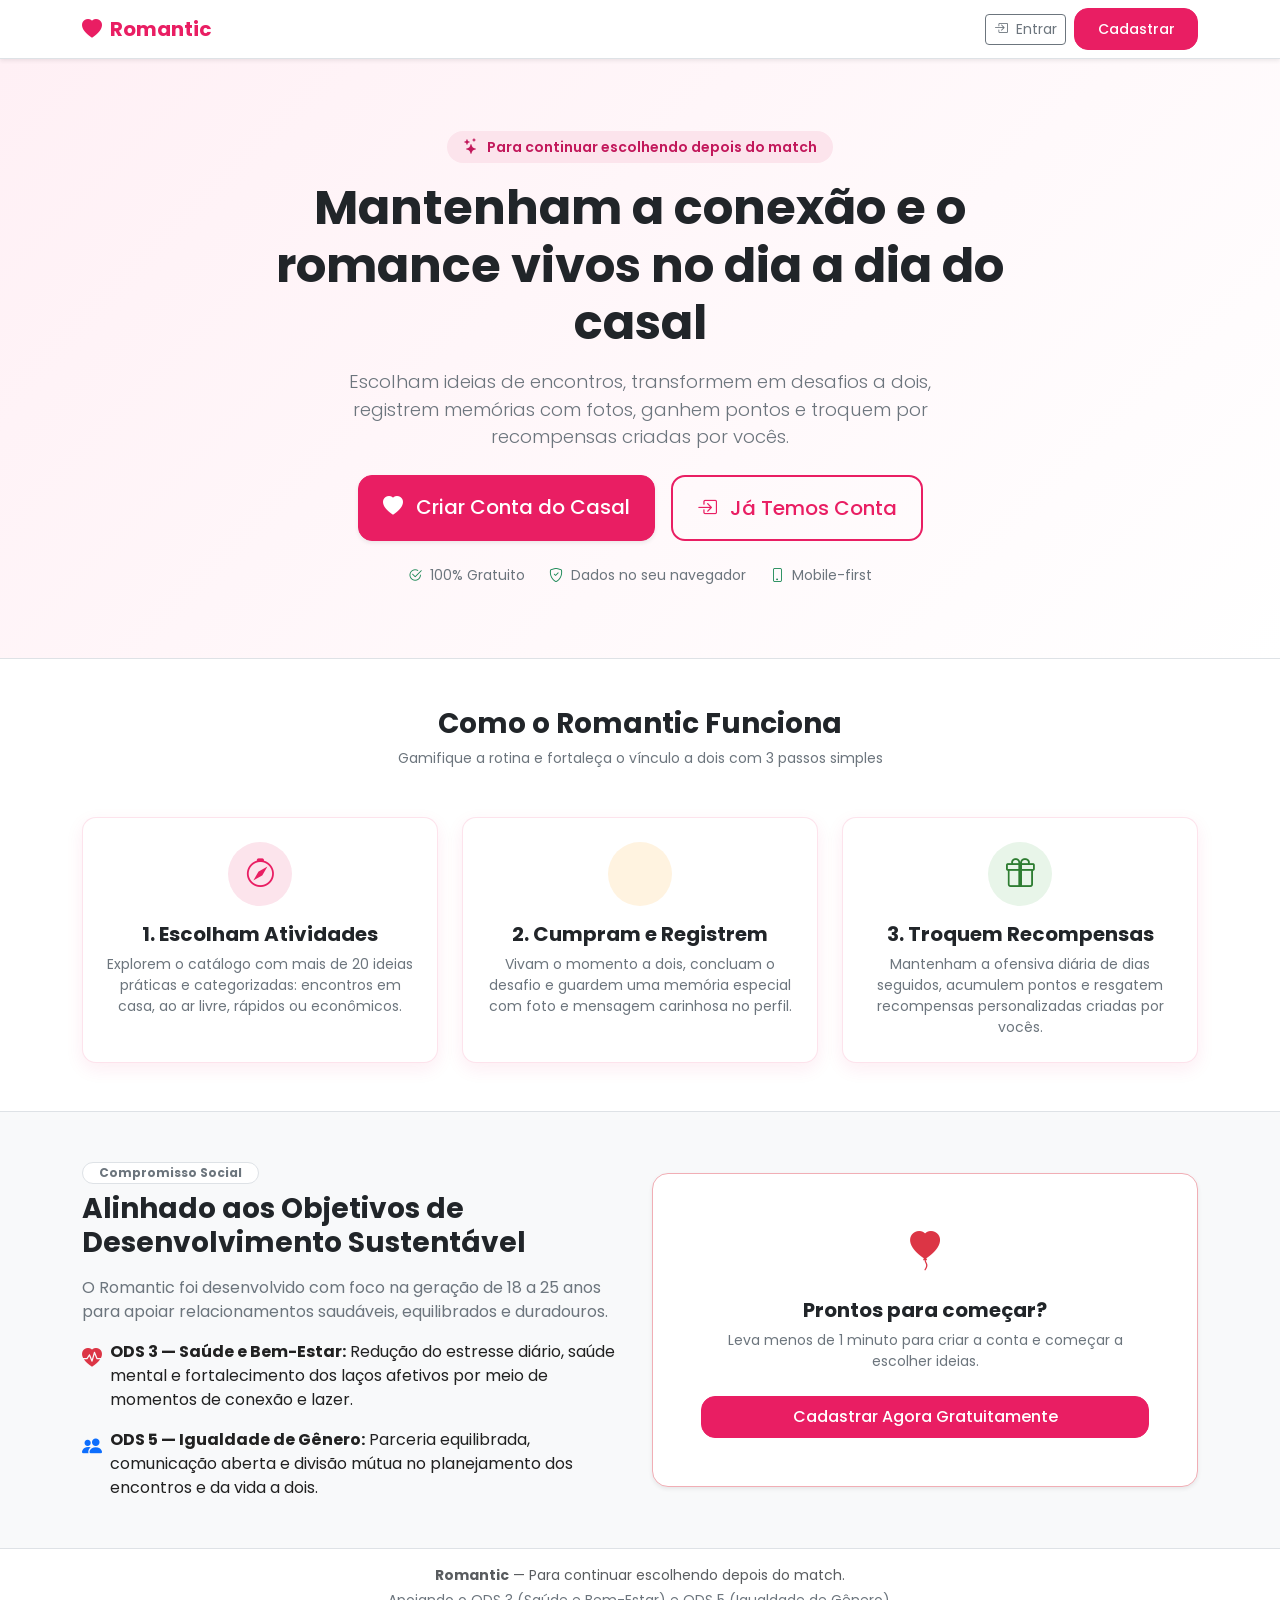
<file: index.html>
<!-- index.html -->
<!DOCTYPE html>
<!--
  Arquivo: index.html
  Dono: Unidade 1 (Fundação e Landing Page Pública)
  
  Contrato / Requisitos:
  - Landing page pública do Romantic.
  - Apresenta a proposta de valor ("Para continuar escolhendo depois do match"), ODS 3 e ODS 5.
  - Acesso direto a login e cadastro.
  - Redireciona usuários já autenticados diretamente para o dashboard.
  - Visual mobile-first, paleta rosa (#E91E63), Poppins e componentes acessíveis.
-->
<html lang="pt-BR">
<head>
  <meta charset="UTF-8">
  <meta name="viewport" content="width=device-width, initial-scale=1.0">
  <title>Romantic — Para continuar escolhendo depois do match</title>
  <!-- Google Fonts: Poppins -->
  <link rel="preconnect" href="https://fonts.googleapis.com">
  <link rel="preconnect" href="https://fonts.gstatic.com" crossorigin>
  <link href="https://fonts.googleapis.com/css2?family=Poppins:wght@300;400;500;600;700&display=swap" rel="stylesheet">
  <!-- Bootstrap 5.3 CSS -->
  <link href="https://cdn.jsdelivr.net/npm/bootstrap@5.3.3/dist/css/bootstrap.min.css" rel="stylesheet">
  <!-- Bootstrap Icons -->
  <link rel="stylesheet" href="https://cdn.jsdelivr.net/npm/bootstrap-icons@1.11.3/font/bootstrap-icons.min.css">
  <!-- CSS Base do Projeto -->
  <link rel="stylesheet" href="css/base.css">
</head>
<body class="d-flex flex-column min-vh-100 bg-light">

  <!-- Barra de Navegação Superior Pública -->
  <header class="navbar navbar-expand-lg navbar-light bg-white border-bottom shadow-sm sticky-top">
    <div class="container">
      <a class="navbar-brand fw-bold text-danger d-flex align-items-center gap-2" href="index.html" style="color: #E91E63 !important;">
        <i class="bi-heart-fill"></i> Romantic
      </a>
      <div class="d-flex align-items-center gap-2">
        <a href="pages/login.html" class="btn btn-sm btn-outline-secondary">
          <i class="bi-box-arrow-in-right me-1"></i> Entrar
        </a>
        <a href="pages/cadastro.html" class="btn btn-sm btn-romantic">
          Cadastrar
        </a>
      </div>
    </div>
  </header>

  <main id="app-main" class="flex-grow-1">

    <!-- Seção Hero Principal -->
    <section class="py-5 py-md-6" style="background: linear-gradient(135deg, #FFF0F5 0%, #FFFFFF 100%);">
      <div class="container text-center py-4">
        
        <div class="d-inline-flex align-items-center gap-2 px-3 py-1 rounded-pill mb-3" style="background-color: #FCE4EC; color: #C2185B;">
          <i class="bi-stars" aria-hidden="true"></i>
          <span class="small fw-semibold">Para continuar escolhendo depois do match</span>
        </div>

        <h1 class="display-5 fw-bold text-dark mb-3 mx-auto" style="max-width: 760px;">
          Mantenham a conexão e o romance vivos no dia a dia do casal
        </h1>

        <p class="lead text-secondary mb-4 mx-auto" style="max-width: 640px; font-size: 1.15rem;">
          Escolham ideias de encontros, transformem em desafios a dois, registrem memórias com fotos, ganhem pontos e troquem por recompensas criadas por vocês.
        </p>

        <div class="d-flex flex-column flex-sm-row justify-content-center gap-3 mb-4">
          <a href="pages/cadastro.html" class="btn btn-romantic btn-lg px-4 py-3 shadow-sm">
            <i class="bi-heart-fill me-2" aria-hidden="true"></i> Criar Conta do Casal
          </a>
          <a href="pages/login.html" class="btn btn-romantic-outline btn-lg px-4 py-3">
            <i class="bi-box-arrow-in-right me-2" aria-hidden="true"></i> Já Temos Conta
          </a>
        </div>

        <div class="d-flex justify-content-center align-items-center gap-4 text-secondary small">
          <span><i class="bi-check2-circle text-success me-1"></i> 100% Gratuito</span>
          <span><i class="bi-shield-check text-success me-1"></i> Dados no seu navegador</span>
          <span><i class="bi-phone text-success me-1"></i> Mobile-first</span>
        </div>

      </div>
    </section>

    <!-- Seção: Como Funciona (3 Passos) -->
    <section class="py-5 bg-white border-top border-bottom" aria-labelledby="titulo-como-funciona">
      <div class="container">
        
        <div class="text-center mb-5">
          <h2 class="h3 fw-bold text-dark mb-2" id="titulo-como-funciona">Como o Romantic Funciona</h2>
          <p class="text-secondary small">Gamifique a rotina e fortaleça o vínculo a dois com 3 passos simples</p>
        </div>

        <div class="row g-4">
          
          <!-- Passo 1 -->
          <div class="col-12 col-md-4">
            <div class="card card-romantic p-4 h-100 text-center">
              <div class="rounded-circle mx-auto d-flex align-items-center justify-content-center mb-3" 
                   style="width: 64px; height: 64px; background-color: #FCE4EC; color: #E91E63; font-size: 1.8rem;" aria-hidden="true">
                <i class="bi-compass"></i>
              </div>
              <h3 class="h5 fw-bold text-dark mb-2">1. Escolham Atividades</h3>
              <p class="text-secondary small mb-0">
                Explorem o catálogo com mais de 20 ideias práticas e categorizadas: encontros em casa, ao ar livre, rápidos ou econômicos.
              </p>
            </div>
          </div>

          <!-- Passo 2 -->
          <div class="col-12 col-md-4">
            <div class="card card-romantic p-4 h-100 text-center">
              <div class="rounded-circle mx-auto d-flex align-items-center justify-content-center mb-3" 
                   style="width: 64px; height: 64px; background-color: #FFF3E0; color: #E65100; font-size: 1.8rem;" aria-hidden="true">
                <i class="bi-camera-heart"></i>
              </div>
              <h3 class="h5 fw-bold text-dark mb-2">2. Cumpram e Registrem</h3>
              <p class="text-secondary small mb-0">
                Vivam o momento a dois, concluam o desafio e guardem uma memória especial com foto e mensagem carinhosa no perfil.
              </p>
            </div>
          </div>

          <!-- Passo 3 -->
          <div class="col-12 col-md-4">
            <div class="card card-romantic p-4 h-100 text-center">
              <div class="rounded-circle mx-auto d-flex align-items-center justify-content-center mb-3" 
                   style="width: 64px; height: 64px; background-color: #E8F5E9; color: #2E7D32; font-size: 1.8rem;" aria-hidden="true">
                <i class="bi-gift"></i>
              </div>
              <h3 class="h5 fw-bold text-dark mb-2">3. Troquem Recompensas</h3>
              <p class="text-secondary small mb-0">
                Mantenham a ofensiva diária de dias seguidos, acumulem pontos e resgatem recompensas personalizadas criadas por vocês.
              </p>
            </div>
          </div>

        </div>

      </div>
    </section>

    <!-- Seção: Alinhamento com os ODS da ONU -->
    <section class="py-5 bg-light" aria-labelledby="titulo-ods">
      <div class="container">
        
        <div class="row align-items-center g-4">
          <div class="col-12 col-md-6">
            <span class="badge bg-white text-secondary border px-3 py-1 rounded-pill small mb-2">Compromisso Social</span>
            <h2 class="h3 fw-bold text-dark mb-3" id="titulo-ods">Alinhado aos Objetivos de Desenvolvimento Sustentável</h2>
            <p class="text-secondary mb-3">
              O Romantic foi desenvolvido com foco na geração de 18 a 25 anos para apoiar relacionamentos saudáveis, equilibrados e duradouros.
            </p>
            <ul class="list-unstyled mb-0 d-flex flex-column gap-3">
              <li class="d-flex align-items-start gap-2">
                <i class="bi-heart-pulse-fill text-danger fs-5 mt-1" aria-hidden="true"></i>
                <div>
                  <strong>ODS 3 — Saúde e Bem-Estar:</strong> Redução do estresse diário, saúde mental e fortalecimento dos laços afetivos por meio de momentos de conexão e lazer.
                </div>
              </li>
              <li class="d-flex align-items-start gap-2">
                <i class="bi-people-fill text-primary fs-5 mt-1" aria-hidden="true"></i>
                <div>
                  <strong>ODS 5 — Igualdade de Gênero:</strong> Parceria equilibrada, comunicação aberta e divisão mútua no planejamento dos encontros e da vida a dois.
                </div>
              </li>
            </ul>
          </div>

          <div class="col-12 col-md-6 text-center">
            <div class="p-4 p-md-5 bg-white rounded-4 shadow-sm border border-danger-subtle">
              <i class="bi-balloon-heart-fill fs-1 text-danger mb-3 d-block" aria-hidden="true"></i>
              <h3 class="h5 fw-bold text-dark mb-2">Prontos para começar?</h3>
              <p class="text-secondary small mb-4">Leva menos de 1 minuto para criar a conta e começar a escolher ideias.</p>
              <a href="pages/cadastro.html" class="btn btn-romantic w-100 py-2">
                Cadastrar Agora Gratuitamente
              </a>
            </div>
          </div>
        </div>

      </div>
    </section>

  </main>

  <!-- Rodapé Padronizado -->
  <footer class="py-3 bg-white border-top text-center text-muted small">
    <div class="container">
      <p class="mb-1"><strong>Romantic</strong> — Para continuar escolhendo depois do match.</p>
      <p class="mb-0 text-secondary">Apoiando o ODS 3 (Saúde e Bem-Estar) e ODS 5 (Igualdade de Gênero).</p>
    </div>
  </footer>

  <!-- Scripts -->
  <script src="https://cdn.jsdelivr.net/npm/bootstrap@5.3.3/dist/js/bootstrap.bundle.min.js"></script>
  <script src="js/storage.js"></script>
  <script src="js/auth.js"></script>
  <script src="js/layout.js"></script>
  <script>
    document.addEventListener('DOMContentLoaded', () => {
      // Se já houver usuário autenticado, redireciona ao dashboard
      if (typeof Auth !== 'undefined' && Auth.usuarioAtual && Auth.usuarioAtual()) {
        window.location.href = 'pages/dashboard.html';
      }
    });
  </script>
</body>
</html>
</file>
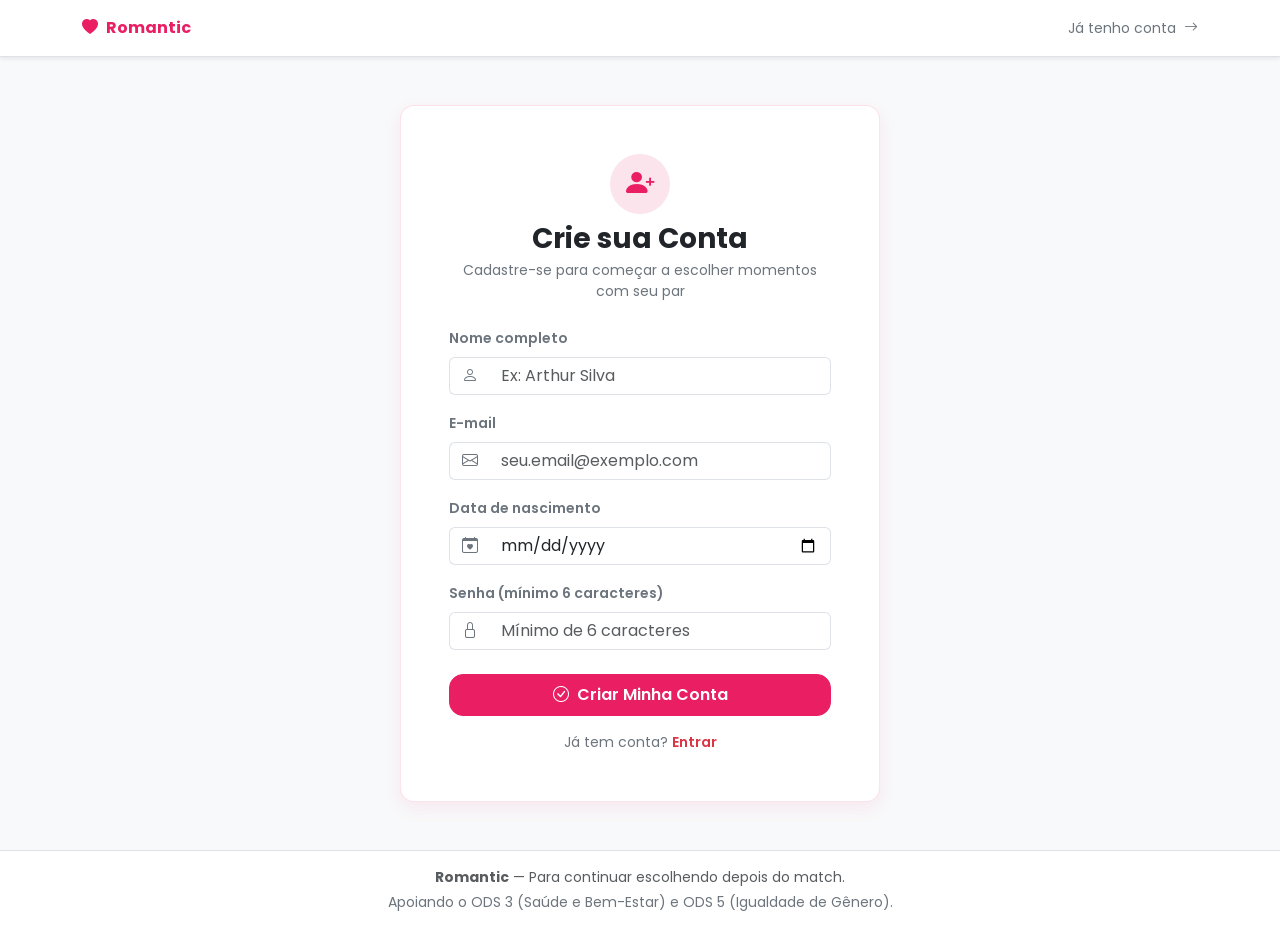
<file: pages/cadastro.html>
<!-- pages/cadastro.html -->
<!DOCTYPE html>
<!--
  Arquivo: pages/cadastro.html
  Dono: Unidade 1 (Autenticação)
  
  Contrato / Requisitos:
  - Tela pública de cadastro de novos usuários.
  - Formulário com nome, e-mail único, data de nascimento e senha (min 6 caracteres).
  - Invoca async Auth.cadastrar({ nome, email, senha, dataNascimento }).
  - Cobre regras RN07 e RNF04 (SHA-256 via crypto.subtle).
  - Redireciona para vinculo.html após cadastro com sucesso.
-->
<html lang="pt-BR">
<head>
  <meta charset="UTF-8">
  <meta name="viewport" content="width=device-width, initial-scale=1.0">
  <title>Criar Conta — Romantic</title>
  <!-- Google Fonts: Poppins -->
  <link rel="preconnect" href="https://fonts.googleapis.com">
  <link rel="preconnect" href="https://fonts.gstatic.com" crossorigin>
  <link href="https://fonts.googleapis.com/css2?family=Poppins:wght@300;400;500;600;700&display=swap" rel="stylesheet">
  <!-- Bootstrap 5.3 CSS -->
  <link href="https://cdn.jsdelivr.net/npm/bootstrap@5.3.3/dist/css/bootstrap.min.css" rel="stylesheet">
  <!-- Bootstrap Icons -->
  <link rel="stylesheet" href="https://cdn.jsdelivr.net/npm/bootstrap-icons@1.11.3/font/bootstrap-icons.min.css">
  <!-- CSS Base -->
  <link rel="stylesheet" href="../css/base.css">
</head>
<body class="d-flex flex-column min-vh-100 bg-light">

  <!-- Cabeçalho de Cadastro -->
  <header class="py-3 bg-white border-bottom shadow-sm">
    <div class="container d-flex justify-content-between align-items-center">
      <a class="navbar-brand fw-bold text-danger d-flex align-items-center gap-2 text-decoration-none" href="../index.html" style="color: #E91E63 !important;">
        <i class="bi-heart-fill"></i> Romantic
      </a>
      <a href="login.html" class="text-secondary text-decoration-none small">
        Já tenho conta <i class="bi-arrow-right ms-1"></i>
      </a>
    </div>
  </header>

  <main id="app-main" class="container py-5 flex-grow-1 d-flex align-items-center justify-content-center">
    
    <div class="card card-romantic p-4 p-md-5 w-100" style="max-width: 480px;">
      
      <div class="text-center mb-4">
        <div class="rounded-circle d-inline-flex align-items-center justify-content-center mb-2" 
             style="width: 60px; height: 60px; background-color: #FCE4EC; color: #E91E63; font-size: 1.8rem;" 
             aria-hidden="true">
          <i class="bi-person-plus-fill"></i>
        </div>
        <h1 class="h3 fw-bold text-dark mb-1">Crie sua Conta</h1>
        <p class="text-secondary small mb-0">Cadastre-se para começar a escolher momentos com seu par</p>
      </div>

      <!-- Container de Alertas -->
      <div id="alerta-cadastro" class="alert alert-danger d-none py-2 px-3 small mb-3" role="alert"></div>

      <!-- Formulário de Cadastro -->
      <form id="form-cadastro" novalidate>
        
        <div class="mb-3">
          <label for="nome" class="form-label small fw-semibold text-secondary">Nome completo</label>
          <div class="input-group">
            <span class="input-group-text bg-white text-secondary border-end-0"><i class="bi-person"></i></span>
            <input type="text" 
                   class="form-control border-start-0" 
                   id="nome" 
                   name="nome" 
                   placeholder="Ex: Arthur Silva" 
                   required 
                   autocomplete="name">
          </div>
        </div>

        <div class="mb-3">
          <label for="email" class="form-label small fw-semibold text-secondary">E-mail</label>
          <div class="input-group">
            <span class="input-group-text bg-white text-secondary border-end-0"><i class="bi-envelope"></i></span>
            <input type="email" 
                   class="form-control border-start-0" 
                   id="email" 
                   name="email" 
                   placeholder="seu.email@exemplo.com" 
                   required 
                   autocomplete="email">
          </div>
        </div>

        <div class="mb-3">
          <label for="dataNascimento" class="form-label small fw-semibold text-secondary">Data de nascimento</label>
          <div class="input-group">
            <span class="input-group-text bg-white text-secondary border-end-0"><i class="bi-calendar-heart"></i></span>
            <input type="date" 
                   class="form-control border-start-0" 
                   id="dataNascimento" 
                   name="dataNascimento" 
                   required>
          </div>
        </div>

        <div class="mb-4">
          <label for="senha" class="form-label small fw-semibold text-secondary">Senha (mínimo 6 caracteres)</label>
          <div class="input-group">
            <span class="input-group-text bg-white text-secondary border-end-0"><i class="bi-lock"></i></span>
            <input type="password" 
                   class="form-control border-start-0" 
                   id="senha" 
                   name="senha" 
                   placeholder="Mínimo de 6 caracteres" 
                   required 
                   minlength="6"
                   autocomplete="new-password">
          </div>
        </div>

        <button type="submit" class="btn btn-romantic w-100 py-2 mb-3 fw-semibold" id="btn-cadastrar">
          <i class="bi-check-circle me-1" aria-hidden="true"></i> Criar Minha Conta
        </button>

        <p class="text-center small text-secondary mb-0">
          Já tem conta? <a href="login.html" class="fw-semibold text-danger text-decoration-none">Entrar</a>
        </p>

      </form>

    </div>

  </main>

  <footer class="py-3 bg-white border-top text-center text-muted small">
    <div class="container">
      <p class="mb-1"><strong>Romantic</strong> — Para continuar escolhendo depois do match.</p>
      <p class="mb-0 text-secondary">Apoiando o ODS 3 (Saúde e Bem-Estar) e ODS 5 (Igualdade de Gênero).</p>
    </div>
  </footer>

  <!-- Scripts -->
  <script src="https://cdn.jsdelivr.net/npm/bootstrap@5.3.3/dist/js/bootstrap.bundle.min.js"></script>
  <script src="../js/storage.js"></script>
  <script src="../js/auth.js"></script>
  <script src="../js/layout.js"></script>

  <script>
    document.addEventListener('DOMContentLoaded', () => {
      // Se já estiver logado, redireciona ao dashboard
      if (typeof Auth !== 'undefined' && Auth.usuarioAtual && Auth.usuarioAtual()) {
        window.location.href = 'dashboard.html';
        return;
      }

      const form = document.getElementById('form-cadastro');
      const alerta = document.getElementById('alerta-cadastro');
      const btnCadastrar = document.getElementById('btn-cadastrar');

      function exibirErro(msg) {
        alerta.textContent = msg;
        alerta.classList.remove('d-none');
      }

      form.addEventListener('submit', async (e) => {
        e.preventDefault();
        alerta.classList.add('d-none');

        const nome = document.getElementById('nome').value.trim();
        const email = document.getElementById('email').value.trim();
        const dataNascimento = document.getElementById('dataNascimento').value;
        const senha = document.getElementById('senha').value;

        if (!nome || !email || !senha) {
          exibirErro('Por favor, preencha todos os campos obrigatórios.');
          return;
        }

        btnCadastrar.disabled = true;
        btnCadastrar.innerHTML = '<span class="spinner-border spinner-border-sm me-2" role="status" aria-hidden="true"></span> Cadastrando...';

        try {
          // Aplica RN07 e RNF04
          await Auth.cadastrar({ nome, email, senha, dataNascimento });
          window.location.href = 'vinculo.html';
        } catch (erro) {
          btnCadastrar.disabled = false;
          btnCadastrar.innerHTML = '<i class="bi-check-circle me-1" aria-hidden="true"></i> Criar Minha Conta';
          exibirErro(erro.mensagem || erro.message || 'Falha ao realizar cadastro.');
        }
      });
    });
  </script>
</body>
</html>
</file>
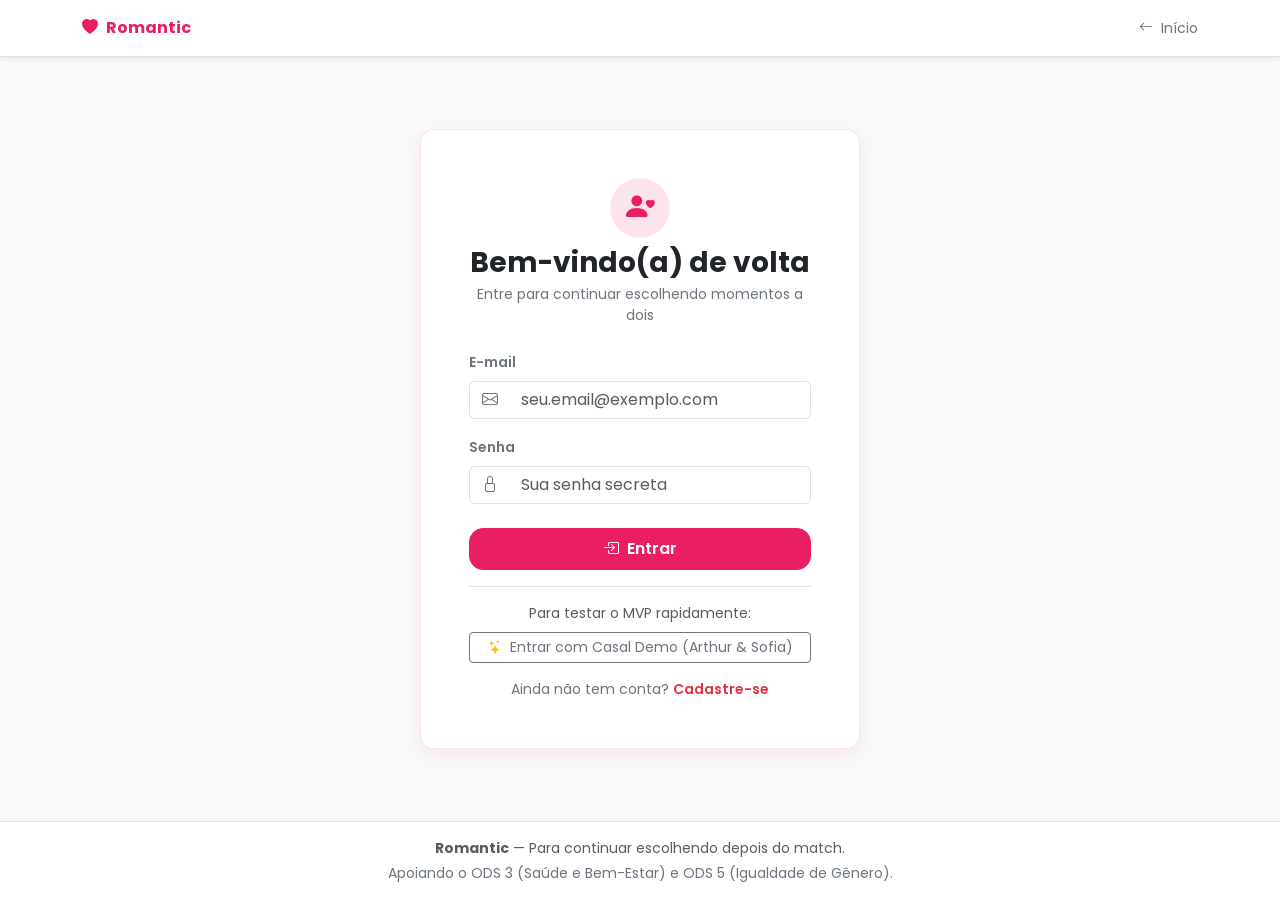
<file: pages/dashboard.html>
<!-- pages/dashboard.html -->
<!DOCTYPE html>
<!--
  Arquivo: pages/dashboard.html
  Dono: Unidade 2 (Catálogo e Dashboard)
  
  Contrato / Requisitos:
  - Exige login (RN01) e vínculo de casal ativo (RN02). Se sem casal, redireciona para vinculo.html.
  - Saudação personalizada com os nomes do casal.
  - Card grande da "Ideia do Dia" determinística (RF03) com botão para ver detalhes.
  - Métricas do casal: saldo de pontos e ofensiva diária (com fallback 0 via try/catch se Pontuacao não estiver entregue).
  - 3 sugestões por categoria de ideias com navegação rápida.
-->
<html lang="pt-BR">
<head>
  <meta charset="UTF-8">
  <meta name="viewport" content="width=device-width, initial-scale=1.0">
  <title>Dashboard do Casal — Romantic</title>
  <!-- Google Fonts: Poppins -->
  <link rel="preconnect" href="https://fonts.googleapis.com">
  <link rel="preconnect" href="https://fonts.gstatic.com" crossorigin>
  <link href="https://fonts.googleapis.com/css2?family=Poppins:wght@300;400;500;600;700&display=swap" rel="stylesheet">
  <!-- Bootstrap 5.3 CSS -->
  <link href="https://cdn.jsdelivr.net/npm/bootstrap@5.3.3/dist/css/bootstrap.min.css" rel="stylesheet">
  <!-- Bootstrap Icons -->
  <link rel="stylesheet" href="https://cdn.jsdelivr.net/npm/bootstrap-icons@1.11.3/font/bootstrap-icons.min.css">
  <!-- CSS Base e Catálogo -->
  <link rel="stylesheet" href="../css/base.css">
  <link rel="stylesheet" href="../css/catalogo.css">
</head>
<body class="d-flex flex-column min-vh-100 bg-light">

  <div id="app-header"></div>

  <main id="app-main" class="container py-4 flex-grow-1">
    
    <!-- Seção de Boas-Vindas e Saudação do Casal -->
    <header class="d-flex flex-column flex-md-row justify-content-between align-items-md-center gap-3 mb-4">
      <div>
        <h1 class="h3 fw-bold mb-1" id="saudacao-titulo">Olá, casal apaixonado! 💕</h1>
        <p class="text-secondary mb-0" id="saudacao-subtitulo">
          Prontos para continuar escolhendo momentos especiais depois do match?
        </p>
      </div>
      <div>
        <a href="explorar.html" class="btn btn-romantic-outline d-inline-flex align-items-center gap-2">
          <i class="bi-compass" aria-hidden="true"></i> Explorar Catálogo
        </a>
      </div>
    </header>

    <!-- Linha de Métricas do Casal: Ofensiva e Saldo de Pontos -->
    <section class="row g-3 mb-4" aria-label="Métricas do casal">
      <!-- Card da Ofensiva (Streak) -->
      <div class="col-12 col-md-6">
        <div class="card card-romantic p-3 h-100 d-flex flex-row align-items-center gap-3">
          <div class="rounded-circle d-flex align-items-center justify-content-center" 
               style="width: 56px; height: 56px; background-color: #FFF3E0; color: #E65100; font-size: 1.8rem;"
               aria-hidden="true">
            <i class="bi-fire"></i>
          </div>
          <div class="flex-grow-1">
            <span class="text-uppercase small fw-semibold text-secondary d-block">Ofensiva Atual</span>
            <div class="d-flex align-items-baseline gap-2">
              <span class="h2 fw-bold text-dark mb-0" id="metrica-ofensiva">0</span>
              <span class="text-secondary small">dias seguidos</span>
            </div>
            <p class="text-muted small mb-0 mt-1">Concluam um desafio por dia para manter a chama acesa!</p>
          </div>
        </div>
      </div>

      <!-- Card do Saldo de Pontos -->
      <div class="col-12 col-md-6">
        <div class="card card-romantic p-3 h-100 d-flex flex-row align-items-center gap-3">
          <div class="rounded-circle d-flex align-items-center justify-content-center" 
               style="width: 56px; height: 56px; background-color: #FCE4EC; color: #E91E63; font-size: 1.8rem;"
               aria-hidden="true">
            <i class="bi-stars"></i>
          </div>
          <div class="flex-grow-1">
            <span class="text-uppercase small fw-semibold text-secondary d-block">Saldo de Pontos</span>
            <div class="d-flex align-items-baseline gap-2">
              <span class="h2 fw-bold text-dark mb-0" id="metrica-pontos">0</span>
              <span class="text-secondary small">pontos disponíveis</span>
            </div>
            <a href="recompensas.html" class="text-decoration-none small fw-semibold text-danger d-inline-block mt-1">
              Trocar por recompensas do casal <i class="bi-arrow-right" aria-hidden="true"></i>
            </a>
          </div>
        </div>
      </div>
    </section>

    <!-- Card Grande Hero: Ideia do Dia (RF03) -->
    <section class="mb-5" aria-labelledby="titulo-ideia-dia">
      <div class="card card-ideia-dia p-4 p-md-5">
        <div class="row align-items-center g-4">
          <div class="col-12 col-md-8">
            <div class="d-flex align-items-center gap-2 mb-3">
              <span class="badge-ideia-dia">
                <i class="bi-magic" aria-hidden="true"></i> Ideia do Dia
              </span>
              <span class="badge-categoria-pill" id="ideia-dia-categoria">Categoria</span>
            </div>
            <h2 class="h2 fw-bold text-dark mb-3" id="ideia-dia-titulo">Carregando ideia de hoje...</h2>
            <p class="text-secondary fs-6 mb-4" id="ideia-dia-descricao" style="max-width: 650px;">
              Carregando a melhor sugestão para enriquecer a conexão do casal hoje...
            </p>
            
            <div class="d-flex flex-wrap gap-2 mb-4" id="ideia-dia-badges">
              <span class="badge-meta" id="ideia-dia-tempo"><i class="bi-clock" aria-hidden="true"></i> -- min</span>
              <span class="badge-meta" id="ideia-dia-custo"><i class="bi-cash-coin" aria-hidden="true"></i> Custo --</span>
              <span class="badge-pontos-destaque" id="ideia-dia-pontos"><i class="bi-star-fill" aria-hidden="true"></i> +-- pts</span>
            </div>

            <div>
              <a href="#" id="ideia-dia-link-btn" class="btn btn-romantic btn-lg d-inline-flex align-items-center gap-2">
                <i class="bi-arrow-right-circle" aria-hidden="true"></i> Ver detalhes da ideia
              </a>
            </div>
          </div>
          
          <div class="col-12 col-md-4 text-center">
            <div class="icone-destaque-dia mx-auto" id="ideia-dia-icone" style="width: 100px; height: 100px; font-size: 3rem;">
              <i class="bi-heart-fill"></i>
            </div>
            <p class="text-secondary small mt-3 mb-0">Determinística e renovada diariamente para vocês.</p>
          </div>
        </div>
      </div>
    </section>

    <!-- Seção: 3 Sugestões por Categoria -->
    <section aria-labelledby="titulo-sugestoes">
      <div class="d-flex flex-column flex-sm-row justify-content-between align-items-sm-center gap-2 mb-3">
        <div>
          <h2 class="h4 fw-bold mb-1" id="titulo-sugestoes">Sugestões de Atividades</h2>
          <p class="text-secondary small mb-0">Descubra 3 ideias selecionadas para cada momento a dois</p>
        </div>
        <a href="explorar.html" class="text-danger fw-semibold small text-decoration-none">
          Ver todas as 20 ideias <i class="bi-arrow-right" aria-hidden="true"></i>
        </a>
      </div>

      <!-- Filtro de Categorias em Chips para as Sugestões -->
      <nav class="chips-container mb-4" id="container-chips-sugestoes" aria-label="Categorias de sugestões"></nav>

      <!-- Grade de 3 Ideias Sugeridas -->
      <div class="row row-cols-1 row-cols-md-3 g-4" id="grade-sugestoes">
        <!-- Renderizado dinamicamente via JavaScript -->
      </div>
    </section>

  </main>

  <div id="app-footer"></div>

  <!-- Scripts Necessários -->
  <script src="https://cdn.jsdelivr.net/npm/bootstrap@5.3.3/dist/js/bootstrap.bundle.min.js"></script>
  <script src="../js/storage.js"></script>
  <script src="../js/auth.js"></script>
  <script src="../js/casal.js"></script>
  <script src="../js/dados-ideias.js"></script>
  <script src="../js/ideias.js"></script>
  <script src="../js/desafios.js"></script>
  <script src="../js/pontuacao.js"></script>
  <script src="../js/layout.js"></script>

  <script>
    document.addEventListener('DOMContentLoaded', () => {
      // 1. Aplica RN01: Exige que o usuário esteja autenticado
      let usuario = null;
      try {
        if (typeof Auth !== 'undefined' && typeof Auth.exigirLogin === 'function') {
          usuario = Auth.exigirLogin('login.html');
        }
      } catch (e) {
        return; // Redirecionamento já executado pelo Auth.exigirLogin
      }

      // 2. Aplica RN02: Exige que o usuário pertença a um casal ativo
      let casal = null;
      if (typeof Casal !== 'undefined' && typeof Casal.casalAtual === 'function') {
        casal = Casal.casalAtual();
      }
      if (!casal) {
        window.location.href = 'vinculo.html';
        return;
      }

      // 3. Monta o layout (navbar e rodapé)
      if (typeof Layout !== 'undefined' && typeof Layout.montar === 'function') {
        Layout.montar({ paginaAtiva: 'dashboard' });
      }

      // Fallback de navegação se o layout ainda for o esqueleto inicial da U1
      const headerEl = document.getElementById('app-header');
      if (headerEl && (!headerEl.firstElementChild || headerEl.innerHTML.includes('<!-- Navbar'))) {
        headerEl.innerHTML = `
          <nav class="navbar navbar-expand-lg navbar-light bg-white border-bottom shadow-sm">
            <div class="container">
              <a class="navbar-brand fw-bold text-danger d-flex align-items-center gap-2" href="dashboard.html" style="color: #E91E63 !important;">
                <i class="bi-heart-fill"></i> Romantic
              </a>
              <button class="navbar-toggler" type="button" data-bs-toggle="collapse" data-bs-target="#navMenu" aria-controls="navMenu" aria-expanded="false" aria-label="Alternar navegação">
                <span class="navbar-toggler-icon"></span>
              </button>
              <div class="collapse navbar-collapse" id="navMenu">
                <ul class="navbar-nav ms-auto mb-2 mb-lg-0 gap-lg-2">
                  <li class="nav-item"><a class="nav-link fw-semibold active" style="color: #E91E63;" href="dashboard.html"><i class="bi-speedometer2 me-1"></i> Dashboard</a></li>
                  <li class="nav-item"><a class="nav-link text-secondary" href="explorar.html"><i class="bi-compass me-1"></i> Explorar Ideias</a></li>
                  <li class="nav-item"><a class="nav-link text-secondary" href="desafios.html"><i class="bi-flag me-1"></i> Meus Desafios</a></li>
                  <li class="nav-item"><a class="nav-link text-secondary" href="recompensas.html"><i class="bi-gift me-1"></i> Recompensas</a></li>
                  <li class="nav-item"><a class="nav-link text-secondary" href="perfil.html"><i class="bi-person-heart me-1"></i> Perfil</a></li>
                  <li class="nav-item"><button class="btn btn-sm btn-outline-danger ms-lg-2 mt-2 mt-lg-0" id="btn-logout-nav" type="button"><i class="bi-box-arrow-right me-1"></i> Sair</button></li>
                </ul>
              </div>
            </div>
          </nav>
        `;
        document.getElementById('btn-logout-nav')?.addEventListener('click', () => {
          if (window.Auth && typeof window.Auth.logout === 'function') {
            window.Auth.logout();
          }
          window.location.href = 'login.html';
        });
      }

      // 4. Personaliza saudação do casal
      const parceiro = typeof Casal.parceiro === 'function' ? Casal.parceiro() : null;
      const nomeUsuario = usuario ? usuario.nome.split(' ')[0] : 'Você';
      const nomeParceiro = parceiro ? parceiro.nome.split(' ')[0] : 'Parceiro(a)';
      const apelido = casal.apelido || `${nomeUsuario} & ${nomeParceiro}`;
      
      const elSaudacao = document.getElementById('saudacao-titulo');
      if (elSaudacao) {
        elSaudacao.textContent = `Olá, ${apelido}! 💕`;
      }

      // 5. Carrega métricas de Pontuação e Ofensiva (com fallback 0 via try/catch)
      let totalPontos = 0;
      let ofensivaDias = 0;

      try {
        if (typeof Pontuacao !== 'undefined' && typeof Pontuacao.total === 'function') {
          totalPontos = Pontuacao.total();
        }
      } catch (err) {
        console.warn('Pontuacao.total() ainda indisponível, usando fallback 0:', err);
        totalPontos = 0;
      }

      try {
        if (typeof Pontuacao !== 'undefined' && typeof Pontuacao.ofensiva === 'function') {
          ofensivaDias = Pontuacao.ofensiva();
        }
      } catch (err) {
        console.warn('Pontuacao.ofensiva() ainda indisponível, usando fallback 0:', err);
        ofensivaDias = 0;
      }

      document.getElementById('metrica-pontos').textContent = totalPontos;
      document.getElementById('metrica-ofensiva').textContent = ofensivaDias;

      // 6. Carrega a Ideia do Dia determinística (RF03)
      try {
        const ideiaDia = Ideias.ideiaDoDia();
        if (ideiaDia) {
          document.getElementById('ideia-dia-titulo').textContent = ideiaDia.titulo;
          document.getElementById('ideia-dia-descricao').textContent = ideiaDia.descricao;
          document.getElementById('ideia-dia-categoria').textContent = ideiaDia.categoria;
          document.getElementById('ideia-dia-tempo').innerHTML = `<i class="bi-clock me-1" aria-hidden="true"></i> ${ideiaDia.tempoMin} min`;
          document.getElementById('ideia-dia-custo').innerHTML = `<i class="bi-cash-coin me-1" aria-hidden="true"></i> ${ideiaDia.custo}`;
          document.getElementById('ideia-dia-pontos').innerHTML = `<i class="bi-star-fill me-1" aria-hidden="true"></i> +${ideiaDia.pontos} pts`;
          document.getElementById('ideia-dia-link-btn').href = `ideia.html?id=${encodeURIComponent(ideiaDia.id)}`;

          const iconeEl = document.getElementById('ideia-dia-icone');
          if (iconeEl) {
            iconeEl.innerHTML = `<i class="${ideiaDia.icone || 'bi-heart-fill'}"></i>`;
          }
        }
      } catch (e) {
        console.error('Falha ao renderizar Ideia do Dia:', e);
      }

      // 7. Renderiza 3 sugestões por categoria com seleção interativa
      const categorias = Ideias.categorias();
      const chipsContainer = document.getElementById('container-chips-sugestoes');
      const gradeSugestoes = document.getElementById('grade-sugestoes');

      let categoriaAtiva = categorias[0] || 'Em casa';

      function renderizarSugestoes() {
        // Atualiza chips
        chipsContainer.innerHTML = '';
        categorias.forEach(cat => {
          const btn = document.createElement('button');
          btn.type = 'button';
          btn.className = `chip-filtro ${cat === categoriaAtiva ? 'ativo' : ''}`;
          btn.textContent = cat;
          btn.setAttribute('aria-pressed', cat === categoriaAtiva ? 'true' : 'false');
          btn.addEventListener('click', () => {
            categoriaAtiva = cat;
            renderizarSugestoes();
          });
          chipsContainer.appendChild(btn);
        });

        // Obtém ideias da categoria e pega até 3 sugestões
        const ideiasDaCategoria = Ideias.listar({ categoria: categoriaAtiva }).slice(0, 3);
        gradeSugestoes.innerHTML = '';

        ideiasDaCategoria.forEach(ideia => {
          const col = document.createElement('div');
          col.className = 'col';
          col.innerHTML = `
            <article class="card card-ideia p-3">
              <div class="d-flex align-items-center justify-content-between mb-3">
                <div class="icone-circular-ideia" aria-hidden="true">
                  <i class="${ideia.icone || 'bi-heart-fill'}"></i>
                </div>
                <span class="badge-pontos-destaque">
                  <i class="bi-star-fill" aria-hidden="true"></i> +${ideia.pontos} pts
                </span>
              </div>
              <span class="badge-categoria-pill mb-2">${ideia.categoria}</span>
              <h3 class="h5 fw-bold text-dark mb-2">${ideia.titulo}</h3>
              <p class="text-secondary small flex-grow-1 mb-3">${ideia.descricao}</p>
              
              <div class="d-flex flex-wrap gap-1 mb-3">
                <span class="badge-meta"><i class="bi-clock" aria-hidden="true"></i> ${ideia.tempoMin} min</span>
                <span class="badge-meta"><i class="bi-cash-coin" aria-hidden="true"></i> ${ideia.custo}</span>
                <span class="badge-meta"><i class="bi-bar-chart-fill" aria-hidden="true"></i> ${ideia.dificuldade}</span>
              </div>

              <a href="ideia.html?id=${encodeURIComponent(ideia.id)}" class="btn btn-romantic-outline btn-sm w-100">
                Ver Detalhes
              </a>
            </article>
          `;
          gradeSugestoes.appendChild(col);
        });
      }

      renderizarSugestoes();
    });
  </script>
</body>
</html>
</file>
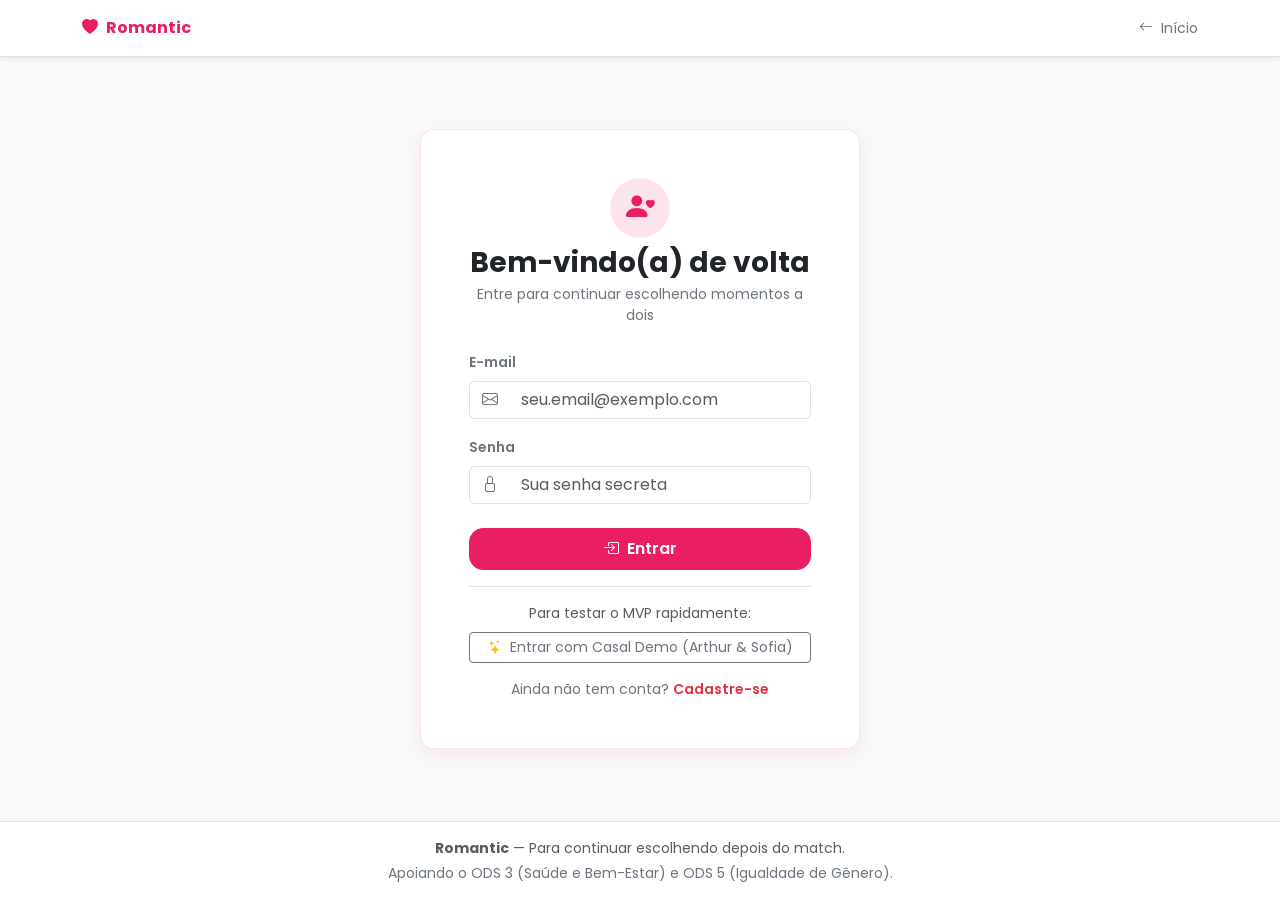
<file: pages/desafios.html>
<!-- pages/desafios.html -->
<!DOCTYPE html>
<html lang="pt-BR">
<head>
  <meta charset="UTF-8">
  <meta name="viewport" content="width=device-width, initial-scale=1.0">
  <title>Meus Desafios — Romantic</title>

  <!-- Google Fonts: Poppins -->
  <link rel="preconnect" href="https://fonts.googleapis.com">
  <link rel="preconnect" href="https://fonts.gstatic.com" crossorigin>
  <link href="https://fonts.googleapis.com/css2?family=Poppins:wght@300;400;500;600;700&display=swap" rel="stylesheet">

  <!-- Bootstrap 5.3 CSS CDN -->
  <link href="https://cdn.jsdelivr.net/npm/bootstrap@5.3.3/dist/css/bootstrap.min.css" rel="stylesheet">
  <!-- Bootstrap Icons CDN -->
  <link rel="stylesheet" href="https://cdn.jsdelivr.net/npm/bootstrap-icons@1.11.3/font/bootstrap-icons.min.css">

  <!-- Estilos Customizados com Caminhos Relativos -->
  <link rel="stylesheet" href="../css/base.css">
  <link rel="stylesheet" href="../css/desafios.css">
</head>
<body class="d-flex flex-column min-vh-100 bg-light">

  <!-- Cabeçalho Global (Injetado via Layout.montar) -->
  <div id="app-header"></div>

  <!-- Conteúdo Principal Semântico -->
  <main id="app-main" class="container py-4 flex-grow-1">

    <!-- Navegação Secundária / Breadcrumbs -->
    <nav class="d-flex justify-content-between align-items-center mb-3" aria-label="Navegação secundária">
      <a href="dashboard.html" class="text-decoration-none text-secondary small fw-semibold d-inline-flex align-items-center gap-1">
        <i class="bi-arrow-left" aria-hidden="true"></i> Voltar ao Painel
      </a>
      <a href="explorar.html" class="btn btn-romantic-outline btn-sm">
        <i class="bi-compass me-1" aria-hidden="true"></i> Explorar Ideias
      </a>
    </nav>

    <!-- Alerta: Usuário Sem Casal Vinculado (se aplicável) -->
    <div id="alerta-sem-casal" class="alert alert-warning d-none shadow-sm mb-4" role="alert">
      <div class="d-flex align-items-center gap-3">
        <i class="bi-heartbreak-fill fs-3 text-warning" aria-hidden="true"></i>
        <div class="flex-grow-1">
          <h2 class="h6 fw-bold mb-1">Você ainda não possui um parceiro(a) vinculado!</h2>
          <p class="small mb-0 text-secondary">
            Para aceitar desafios, acumular pontos de ofensiva e resgatar recompensas, conecte-se ao seu amor.
          </p>
        </div>
        <a href="vinculo.html" class="btn btn-warning btn-sm fw-semibold">
          <i class="bi-link-45deg me-1" aria-hidden="true"></i> Vincular Casal
        </a>
      </div>
    </div>

    <!-- Banner de Gamificação e Resumo de Pontuação do Casal -->
    <header class="banner-gamificacao mb-4">
      <div class="d-flex flex-column flex-md-row justify-content-between align-items-start align-items-md-center gap-3 mb-3">
        <div>
          <span class="badge bg-danger-subtle text-danger border border-danger-subtle rounded-pill px-3 py-1 mb-2 fw-semibold">
            <i class="bi-heart-fill me-1" aria-hidden="true"></i> Momentos a Dois
          </span>
          <h1 class="h3 fw-bold text-dark mb-1">Desafios do Casal</h1>
          <p class="text-secondary small mb-0" id="subtitulo-casal">
            Transformem planos em memórias afetivas inesquecíveis.
          </p>
        </div>
        <a href="explorar.html" class="btn btn-romantic">
          <i class="bi-plus-circle me-1" aria-hidden="true"></i> Novo Desafio
        </a>
      </div>

      <!-- Métricas Gamificadas: Ofensiva, Saldo e Acumulado Histórico -->
      <div class="row row-cols-1 row-cols-sm-3 g-3">
        <div class="col">
          <div class="item-metrica">
            <div class="icone-metrica icone-metrica-fogo" aria-hidden="true">
              <i class="bi-fire"></i>
            </div>
            <div>
              <span class="text-secondary small d-block">Ofensiva Diária</span>
              <strong class="fs-5 text-dark" id="metrica-ofensiva">0 dias</strong>
            </div>
          </div>
        </div>
        <div class="col">
          <div class="item-metrica">
            <div class="icone-metrica icone-metrica-estrela" aria-hidden="true">
              <i class="bi-star-fill"></i>
            </div>
            <div>
              <span class="text-secondary small d-block">Saldo de Pontos</span>
              <strong class="fs-5 text-dark" id="metrica-saldo">0 pts</strong>
            </div>
          </div>
        </div>
        <div class="col">
          <div class="item-metrica">
            <div class="icone-metrica icone-metrica-trofeu" aria-hidden="true">
              <i class="bi-trophy-fill"></i>
            </div>
            <div>
              <span class="text-secondary small d-block">Total Conquistado</span>
              <strong class="fs-5 text-dark" id="metrica-acumulado">0 pts</strong>
            </div>
          </div>
        </div>
      </div>
    </header>

    <!-- Feedback Visual Animado: Mensagem Comemorativa Pós-Conclusão -->
    <section id="banner-sucesso-conclusao" class="d-none mb-4" aria-live="polite">
      <div class="alerta-conclusao p-4 animacao-sucesso d-flex flex-column flex-md-row align-items-center justify-content-between gap-3">
        <div class="d-flex align-items-center gap-3 text-start">
          <div class="fs-1 text-success" aria-hidden="true">
            <i class="bi-check-circle-fill"></i>
          </div>
          <div>
            <h2 class="h5 fw-bold text-success mb-1" id="titulo-sucesso">🎉 Parabéns! Desafio Concluído com Amor!</h2>
            <p class="text-secondary small mb-0" id="mensagem-sucesso">
              Vocês ganharam pontos e continuaram fortalecendo a conexão de vocês.
            </p>
          </div>
        </div>
        <button type="button" class="btn btn-outline-success btn-sm rounded-pill" onclick="fecharAlertaSucesso()" aria-label="Fechar mensagem comemorativa">
          <i class="bi-x-lg me-1" aria-hidden="true"></i> Fechar
        </button>
      </div>
    </section>

    <!-- Abas de Navegação (Em andamento / Concluídos) -->
    <nav class="d-flex justify-content-start mb-4" aria-label="Filtro de Desafios">
      <div class="nav-pills-desafios" id="nav-tab" role="tablist">
        <button class="nav-link active" id="tab-ativos" data-bs-toggle="pill" data-bs-target="#pane-ativos" type="button" role="tab" aria-controls="pane-ativos" aria-selected="true">
          <i class="bi-hourglass-split" aria-hidden="true"></i> Em andamento
          <span class="badge bg-secondary ms-1" id="badge-total-ativos">0</span>
        </button>
        <button class="nav-link" id="tab-concluidos" data-bs-toggle="pill" data-bs-target="#pane-concluidos" type="button" role="tab" aria-controls="pane-concluidos" aria-selected="false">
          <i class="bi-check2-all" aria-hidden="true"></i> Concluídos
          <span class="badge bg-secondary ms-1" id="badge-total-concluidos">0</span>
        </button>
      </div>
    </nav>

    <!-- Conteúdo das Abas -->
    <div class="tab-content" id="tabContentDesafios">

      <!-- Aba 1: Desafios em Andamento (Status "ACEITO") -->
      <section class="tab-pane fade show active" id="pane-ativos" role="tabpanel" aria-labelledby="tab-ativos">
        <div id="lista-desafios-ativos" class="row row-cols-1 row-cols-md-2 g-4">
          <!-- Cards de desafios ativos injetados dinamicamente via JS -->
        </div>

        <!-- Estado Vazio: Nenhum desafio ativo -->
        <div id="vazio-ativos" class="estado-vazio d-none">
          <div class="estado-vazio-icone" aria-hidden="true">
            <i class="bi-heartbreak"></i>
          </div>
          <h2 class="h5 fw-bold text-dark mb-2">Nenhum desafio em andamento</h2>
          <p class="text-secondary small mb-3 mx-auto" style="max-width: 480px;">
            Vocês não possuem nenhuma atividade ativa no momento. Escolham uma ideia romântica ou divertida do catálogo para viverem juntos!
          </p>
          <a href="explorar.html" class="btn btn-romantic btn-sm">
            <i class="bi-compass me-1" aria-hidden="true"></i> Escolher uma Atividade
          </a>
        </div>
      </section>

      <!-- Aba 2: Desafios Concluídos com Memória (Status "CONCLUIDO") -->
      <section class="tab-pane fade" id="pane-concluidos" role="tabpanel" aria-labelledby="tab-concluidos">
        <div id="lista-desafios-concluidos" class="row row-cols-1 row-cols-md-2 g-4">
          <!-- Cards de desafios concluídos injetados dinamicamente via JS -->
        </div>

        <!-- Estado Vazio: Nenhum desafio concluído -->
        <div id="vazio-concluidos" class="estado-vazio d-none">
          <div class="estado-vazio-icone" aria-hidden="true">
            <i class="bi-camera"></i>
          </div>
          <h2 class="h5 fw-bold text-dark mb-2">Ainda não há memórias registradas</h2>
          <p class="text-secondary small mb-3 mx-auto" style="max-width: 480px;">
            Quando vocês concluírem seu primeiro desafio, a foto e a mensagem carinhosa deste momento ficarão guardadas aqui para sempre.
          </p>
        </div>
      </section>

    </div>

  </main>

  <!-- Modal Bootstrap: Concluir Desafio com Memória e Upload de Imagem -->
  <div class="modal fade" id="modalConcluir" tabindex="-1" aria-labelledby="modalConcluirTitulo" aria-hidden="true">
    <div class="modal-dialog modal-dialog-centered">
      <div class="modal-content border-0 shadow">
        
        <header class="modal-header modal-header-romantic">
          <div class="d-flex align-items-center gap-2">
            <i class="bi-check-circle-fill text-success fs-4" aria-hidden="true"></i>
            <div>
              <h2 class="modal-title h5 fw-bold text-dark mb-0" id="modalConcluirTitulo">Concluir Desafio</h2>
              <span class="text-secondary small" id="modal-subtitulo-ideia">Registre a memória afetiva</span>
            </div>
          </div>
          <button type="button" class="btn-close" data-bs-dismiss="modal" aria-label="Fechar janela"></button>
        </header>

        <div class="modal-body p-4">
          
          <div class="alert alert-info py-2 px-3 small mb-3 d-flex align-items-center gap-2">
            <i class="bi-info-circle-fill fs-5 text-info" aria-hidden="true"></i>
            <div>
              Ao confirmar a conclusão, o casal receberá <strong id="modal-pontos-aviso">+0 pts</strong> e manterá a ofensiva diária ativa!
            </div>
          </div>

          <!-- Mensagem de Erro de Validação no Modal -->
          <div id="modal-erro-alerta" class="alert alert-danger py-2 px-3 small mb-3 d-none" role="alert">
            <i class="bi-exclamation-triangle-fill me-1" aria-hidden="true"></i>
            <span id="modal-erro-texto">Erro ao processar imagem ou dados.</span>
          </div>

          <form id="form-concluir-desafio" novalidate>
            <input type="hidden" id="modal-desafio-id" value="">

            <!-- Campo 1: Foto da Memória (Input File com redimensionamento em Canvas) -->
            <div class="mb-3">
              <label for="input-foto" class="form-label fw-semibold text-dark">
                <i class="bi-camera-fill text-danger me-1" aria-hidden="true"></i> Foto do Momento (opcional)
              </label>
              <input type="file" class="form-control" id="input-foto" accept="image/*">
              <div class="form-text text-secondary small">
                A foto é comprimida automaticamente para largura máx. de 800px e formato leve (máx. 300 KB).
              </div>

              <!-- Pré-visualização da Foto Selecionada -->
              <div id="container-preview-foto" class="preview-container mt-2 d-none">
                <img id="img-preview" src="" alt="Pré-visualização da foto da memória" class="preview-img">
                <button type="button" class="btn-remover-foto" id="btn-remover-foto" title="Remover foto selecionada" aria-label="Remover foto selecionada">
                  <i class="bi-trash3-fill" aria-hidden="true"></i>
                </button>
              </div>
            </div>

            <!-- Campo 2: Mensagem ou Reflexão Afetiva -->
            <div class="mb-2">
              <label for="input-mensagem" class="form-label fw-semibold text-dark">
                <i class="bi-chat-heart-fill text-danger me-1" aria-hidden="true"></i> Mensagem ou Reflexão (opcional)
              </label>
              <textarea class="form-control" id="input-mensagem" rows="3" placeholder="Como foi viver esse momento juntos? Escreva um recadinho fofo ou algo que tornou o dia especial..."></textarea>
              <div class="form-text text-secondary small">
                Sua mensagem será exibida na galeria de memórias do casal.
              </div>
            </div>

          </form>
        </div>

        <footer class="modal-footer bg-light border-0">
          <button type="button" class="btn btn-outline-secondary" data-bs-dismiss="modal">
            Cancelar
          </button>
          <button type="button" class="btn btn-romantic" id="btn-confirmar-conclusao">
            <i class="bi-check-circle-fill me-1" aria-hidden="true"></i> Concluir Atividade
          </button>
        </footer>

      </div>
    </div>
  </div>

  <!-- Rodapé Global (Injetado via Layout.montar) -->
  <div id="app-footer"></div>

  <!-- Dependências: Bootstrap Bundle CDN -->
  <script src="https://cdn.jsdelivr.net/npm/bootstrap@5.3.3/dist/js/bootstrap.bundle.min.js"></script>

  <!-- Módulos Globais do Romantic (Scripts Clássicos) -->
  <script src="../js/storage.js"></script>
  <script src="../js/auth.js"></script>
  <script src="../js/casal.js"></script>
  <script src="../js/dados-ideias.js"></script>
  <script src="../js/ideias.js"></script>
  <script src="../js/desafios.js"></script>
  <script src="../js/pontuacao.js"></script>
  <script src="../js/layout.js"></script>

  <!-- Lógica de Apresentação e Interação da Página de Desafios -->
  <script>
    // Estado local da tela para manipulação do upload e compressão
    let fotoBase64Processada = null;
    let modalConcluirInstance = null;

    /**
     * Comprime e redimensiona a imagem selecionada utilizando o elemento Canvas nativo.
     * Requisitos aplicados:
     * - Largura máxima de 800px (mantendo proporção da altura).
     * - Exportação em JPEG com qualidade 0.7.
     * - Rejeição estrita caso o tamanho final comprimido ultrapasse 300 KB.
     * 
     * @param {File} arquivoImagem 
     * @returns {Promise<string|null>} Data URI em base64 da imagem comprimida
     */
    function comprimirImagemCanvas(arquivoImagem) {
      return new Promise((resolve, reject) => {
        if (!arquivoImagem) {
          return resolve(null);
        }

        // Validação de tipo MIME
        if (!arquivoImagem.type.startsWith('image/')) {
          return reject(new Error('Por favor, selecione um arquivo de imagem válido (JPG, PNG, WebP).'));
        }

        const leitor = new FileReader();
        leitor.onload = (e) => {
          const img = new Image();
          img.onload = () => {
            const LARGURA_MAXIMA = 800;
            let largura = img.width;
            let altura = img.height;

            // Redimensiona proporcionalmente se a largura exceder 800px
            if (largura > LARGURA_MAXIMA) {
              altura = Math.round((altura * LARGURA_MAXIMA) / largura);
              largura = LARGURA_MAXIMA;
            }

            const canvas = document.createElement('canvas');
            canvas.width = largura;
            canvas.height = altura;

            const ctx = canvas.getContext('2d');
            ctx.drawImage(img, 0, 0, largura, altura);

            // Exporta em JPEG com fator de compressão 0.7
            const dataUrlJpeg = canvas.toDataURL('image/jpeg', 0.7);

            // Calcula o tamanho real em bytes da string codificada em base64
            const parteBase64 = dataUrlJpeg.split(',')[1] || '';
            const tamanhoEmBytes = Math.round((parteBase64.length * 3) / 4);

            // Limite estrito de 300 KB (300 * 1024 = 307.200 bytes)
            const LIMITE_MAXIMO_BYTES = 300 * 1024;
            if (tamanhoEmBytes > LIMITE_MAXIMO_BYTES) {
              const tamanhoKb = Math.round(tamanhoEmBytes / 1024);
              return reject(new Error(`A imagem comprimida possui ${tamanhoKb} KB, excedendo o limite de 300 KB. Por favor, escolha uma foto menor.`));
            }

            resolve(dataUrlJpeg);
          };

          img.onerror = () => reject(new Error('Erro ao decodificar a imagem selecionada.'));
          img.src = e.target.result;
        };

        leitor.onerror = () => reject(new Error('Falha ao ler o arquivo no dispositivo.'));
        leitor.readAsDataURL(arquivoImagem);
      });
    }

    /**
     * Formata uma string de data ISO 8601 para formato amigável brasileiro.
     * @param {string} isoString 
     * @returns {string} Data e hora formatadas
     */
    function formatarDataHora(isoString) {
      if (!isoString) return '';
      const data = new Date(isoString);
      if (isNaN(data.getTime())) return '';
      return data.toLocaleDateString('pt-BR', {
        day: '2-digit',
        month: '2-digit',
        year: 'numeric',
        hour: '2-digit',
        minute: '2-digit'
      });
    }

    /**
     * Escapa caracteres HTML para prevenir injeção em renderização dinâmica.
     * @param {string} texto 
     * @returns {string} Texto seguro
     */
    function escaparHtml(texto) {
      if (!texto) return '';
      const div = document.createElement('div');
      div.textContent = texto;
      return div.innerHTML;
    }

    /**
     * Atualiza o painel de métricas gamificadas do casal (ofensiva, saldo e acumulado).
     */
    function atualizarPainelMetricas() {
      if (typeof Pontuacao !== 'undefined') {
        const ofensivaDias = typeof Pontuacao.ofensiva === 'function' ? Pontuacao.ofensiva() : 0;
        const saldoPts = typeof Pontuacao.total === 'function' ? Pontuacao.total() : 0;
        const acumuladoPts = typeof Pontuacao.acumulado === 'function' ? Pontuacao.acumulado() : 0;

        const elOfensiva = document.getElementById('metrica-ofensiva');
        const elSaldo = document.getElementById('metrica-saldo');
        const elAcumulado = document.getElementById('metrica-acumulado');

        if (elOfensiva) elOfensiva.textContent = `${ofensivaDias} ${ofensivaDias === 1 ? 'dia' : 'dias'}`;
        if (elSaldo) elSaldo.textContent = `${saldoPts} pts`;
        if (elAcumulado) elAcumulado.textContent = `${acumuladoPts} pts`;
      }
    }

    /**
     * Renderiza as listas de desafios em andamento ("ACEITO") e concluídos ("CONCLUIDO").
     */
    function renderizarDesafios() {
      atualizarPainelMetricas();

      const usuario = typeof Auth !== 'undefined' ? Auth.usuarioAtual() : null;
      const parceiro = typeof Casal !== 'undefined' && typeof Casal.parceiro === 'function' ? Casal.parceiro() : null;
      const subtituloCasal = document.getElementById('subtitulo-casal');

      if (subtituloCasal && parceiro) {
        subtituloCasal.textContent = `Casal: ${usuario.nome || 'Você'} & ${parceiro.nome || 'Amor'}`;
      }

      // Consulta os desafios via módulo Desafios (regras em js/desafios.js)
      let desafiosAtivos = [];
      let desafiosConcluidos = [];

      try {
        if (typeof Desafios !== 'undefined' && typeof Desafios.listar === 'function') {
          desafiosAtivos = Desafios.listar('ACEITO');
          desafiosConcluidos = Desafios.listar('CONCLUIDO');
        }
      } catch (e) {
        console.error('Erro ao listar desafios:', e);
      }

      // Atualiza os contadores das abas
      const badgeAtivos = document.getElementById('badge-total-ativos');
      const badgeConcluidos = document.getElementById('badge-total-concluidos');
      if (badgeAtivos) badgeAtivos.textContent = desafiosAtivos.length;
      if (badgeConcluidos) badgeConcluidos.textContent = desafiosConcluidos.length;

      // 1. Renderiza Desafios em Andamento
      const containerAtivos = document.getElementById('lista-desafios-ativos');
      const vazioAtivos = document.getElementById('vazio-ativos');

      if (containerAtivos) {
        containerAtivos.innerHTML = '';
        if (desafiosAtivos.length === 0) {
          if (vazioAtivos) vazioAtivos.classList.remove('d-none');
        } else {
          if (vazioAtivos) vazioAtivos.classList.add('d-none');

          desafiosAtivos.forEach(desafio => {
            const col = document.createElement('div');
            col.className = 'col';
            col.innerHTML = `
              <article class="card-desafio p-4 h-100 d-flex flex-column justify-content-between">
                <div>
                  <div class="d-flex justify-content-between align-items-center mb-2 gap-2">
                    <span class="badge-status-ativo">
                      <i class="bi-hourglass-split" aria-hidden="true"></i> Em andamento
                    </span>
                    <span class="badge-pontos">
                      <i class="bi-star-fill text-warning" aria-hidden="true"></i> +${desafio.pontos} pts
                    </span>
                  </div>
                  <h2 class="h5 fw-bold text-dark mb-2">${escaparHtml(desafio.titulo)}</h2>
                  <p class="text-secondary small mb-3">
                    <i class="bi-calendar-event me-1" aria-hidden="true"></i> Aceito em: ${formatarDataHora(desafio.criadoEm)}
                  </p>
                </div>
                <div class="pt-2 border-top">
                  <button type="button" class="btn btn-romantic w-100 btn-abrir-concluir" data-id="${desafio.id}" data-titulo="${escaparHtml(desafio.titulo)}" data-pontos="${desafio.pontos}">
                    <i class="bi-check-circle-fill me-1" aria-hidden="true"></i> Concluir desafio
                  </button>
                </div>
              </article>
            `;
            containerAtivos.appendChild(col);
          });
        }
      }

      // 2. Renderiza Desafios Concluídos com Memória Afetiva
      const containerConcluidos = document.getElementById('lista-desafios-concluidos');
      const vazioConcluidos = document.getElementById('vazio-concluidos');

      if (containerConcluidos) {
        containerConcluidos.innerHTML = '';
        if (desafiosConcluidos.length === 0) {
          if (vazioConcluidos) vazioConcluidos.classList.remove('d-none');
        } else {
          if (vazioConcluidos) vazioConcluidos.classList.add('d-none');

          desafiosConcluidos.forEach(desafio => {
            const temFoto = desafio.memoria && desafio.memoria.foto;
            const temMensagem = desafio.memoria && desafio.memoria.mensagem;

            let htmlMemoria = '';
            if (temFoto || temMensagem) {
              htmlMemoria = `
                <div class="memoria-box mt-3">
                  ${temFoto ? `
                    <div class="memoria-foto-container mb-2">
                      <img src="${desafio.memoria.foto}" alt="Foto da memória: ${escaparHtml(desafio.titulo)}" class="memoria-foto">
                    </div>
                  ` : ''}
                  ${temMensagem ? `
                    <div class="memoria-mensagem text-start">
                      <i class="bi-chat-quote-fill text-danger me-1 fs-6" aria-hidden="true"></i>
                      <span>"${escaparHtml(desafio.memoria.mensagem)}"</span>
                    </div>
                  ` : ''}
                </div>
              `;
            } else {
              htmlMemoria = `
                <div class="text-secondary small fst-italic mt-2">
                  <i class="bi-heart me-1 text-danger" aria-hidden="true"></i> Concluído com sucesso (sem foto registrada).
                </div>
              `;
            }

            const col = document.createElement('div');
            col.className = 'col';
            col.innerHTML = `
              <article class="card-desafio concluido p-4 h-100 d-flex flex-column justify-content-between">
                <div>
                  <div class="d-flex justify-content-between align-items-center mb-2 gap-2">
                    <span class="badge-status-concluido">
                      <i class="bi-check2-all" aria-hidden="true"></i> Concluído
                    </span>
                    <span class="badge-pontos">
                      <i class="bi-star-fill text-warning" aria-hidden="true"></i> +${desafio.pontos} pts
                    </span>
                  </div>
                  <h2 class="h5 fw-bold text-dark mb-1">${escaparHtml(desafio.titulo)}</h2>
                  <p class="text-secondary small mb-2">
                    <i class="bi-check2-circle text-success me-1" aria-hidden="true"></i> Concluído em: ${formatarDataHora(desafio.concluidoEm)}
                  </p>
                  ${htmlMemoria}
                </div>
              </article>
            `;
            containerConcluidos.appendChild(col);
          });
        }
      }

      // Adiciona listener aos botões de conclusão gerados dinamicamente
      document.querySelectorAll('.btn-abrir-concluir').forEach(btn => {
        btn.addEventListener('click', () => {
          const desafioId = btn.getAttribute('data-id');
          const titulo = btn.getAttribute('data-titulo');
          const pontos = btn.getAttribute('data-pontos');
          abrirModalConcluir(desafioId, titulo, pontos);
        });
      });
    }

    /**
     * Prepara e exibe o modal de conclusão para o desafio selecionado.
     */
    function abrirModalConcluir(desafioId, titulo, pontos) {
      document.getElementById('modal-desafio-id').value = desafioId;
      document.getElementById('modal-subtitulo-ideia').textContent = titulo;
      document.getElementById('modal-pontos-aviso').textContent = `+${pontos} pts`;

      // Limpa os campos do formulário
      document.getElementById('input-foto').value = '';
      document.getElementById('input-mensagem').value = '';
      removerFotoSelecionada();
      esconderErroModal();

      if (!modalConcluirInstance) {
        modalConcluirInstance = new bootstrap.Modal(document.getElementById('modalConcluir'));
      }
      modalConcluirInstance.show();
    }

    function exibirErroModal(msg) {
      const alerta = document.getElementById('modal-erro-alerta');
      const texto = document.getElementById('modal-erro-texto');
      if (alerta && texto) {
        texto.textContent = msg;
        alerta.classList.remove('d-none');
      }
    }

    function esconderErroModal() {
      const alerta = document.getElementById('modal-erro-alerta');
      if (alerta) alerta.classList.add('d-none');
    }

    function removerFotoSelecionada() {
      fotoBase64Processada = null;
      const inputFoto = document.getElementById('input-foto');
      const containerPreview = document.getElementById('container-preview-foto');
      const imgPreview = document.getElementById('img-preview');
      if (inputFoto) inputFoto.value = '';
      if (imgPreview) imgPreview.src = '';
      if (containerPreview) containerPreview.classList.add('d-none');
    }

    function fecharAlertaSucesso() {
      const banner = document.getElementById('banner-sucesso-conclusao');
      if (banner) banner.classList.add('d-none');
    }

    // Inicialização da página e registro de eventos
    document.addEventListener('DOMContentLoaded', () => {
      // Aplica RN01: Exige login ativo para acessar desafios.html
      if (typeof Auth !== 'undefined' && typeof Auth.exigirLogin === 'function') {
        Auth.exigirLogin('login.html');
      }

      // Injeta cabeçalho e rodapé padronizados
      if (typeof Layout !== 'undefined' && typeof Layout.montar === 'function') {
        Layout.montar({ paginaAtiva: 'desafios' });
      }

      // Validação de vínculo de casal (RN02/RN03)
      const usuario = typeof Auth !== 'undefined' ? Auth.usuarioAtual() : null;
      if (usuario && !usuario.casalId) {
        const alertaSemCasal = document.getElementById('alerta-sem-casal');
        if (alertaSemCasal) alertaSemCasal.classList.remove('d-none');
      }

      // Renderiza os desafios iniciais
      renderizarDesafios();

      // Monitora upload de foto com compressão Canvas em tempo real
      const inputFoto = document.getElementById('input-foto');
      if (inputFoto) {
        inputFoto.addEventListener('change', async (evento) => {
          esconderErroModal();
          const arquivo = evento.target.files && evento.target.files[0];
          if (!arquivo) {
            removerFotoSelecionada();
            return;
          }

          try {
            // Executa compressão nativa em Canvas: máx. 800px, JPEG qualidade 0.7 e limite de 300 KB
            const dataUrlJpeg = await comprimirImagemCanvas(arquivo);
            fotoBase64Processada = dataUrlJpeg;

            const containerPreview = document.getElementById('container-preview-foto');
            const imgPreview = document.getElementById('img-preview');
            if (imgPreview && containerPreview) {
              imgPreview.src = dataUrlJpeg;
              containerPreview.classList.remove('d-none');
            }
          } catch (erro) {
            console.warn('Erro ao processar imagem:', erro);
            exibirErroModal(erro.message || 'Falha ao processar a foto.');
            removerFotoSelecionada();
          }
        });
      }

      // Botão para remover foto selecionada no modal
      const btnRemover = document.getElementById('btn-remover-foto');
      if (btnRemover) {
        btnRemover.addEventListener('click', removerFotoSelecionada);
      }

      // Ação de confirmar conclusão do desafio
      const btnConfirmar = document.getElementById('btn-confirmar-conclusao');
      if (btnConfirmar) {
        btnConfirmar.addEventListener('click', () => {
          esconderErroModal();
          const desafioId = document.getElementById('modal-desafio-id').value;
          const mensagemTexto = document.getElementById('input-mensagem').value;

          if (!desafioId) {
            exibirErroModal('Identificador de desafio inválido.');
            return;
          }

          try {
            // Chama o módulo Desafios (aplica RN01, RN03 e RN04)
            const desafioConcluido = Desafios.concluir(desafioId, {
              foto: fotoBase64Processada,
              mensagem: mensagemTexto
            });

            // Fecha o modal Bootstrap
            if (modalConcluirInstance) {
              modalConcluirInstance.hide();
            }

            // Atualiza estatísticas de pontuação e ofensiva
            const pontosGanhos = desafioConcluido.pontos || 0;
            const ofensivaAtual = typeof Pontuacao !== 'undefined' ? Pontuacao.ofensiva() : 1;

            // Exibe mensagem animada de sucesso no topo com os pontos ganhos e a nova ofensiva
            const bannerSucesso = document.getElementById('banner-sucesso-conclusao');
            const tituloSucesso = document.getElementById('titulo-sucesso');
            const mensagemSucesso = document.getElementById('mensagem-sucesso');

            if (bannerSucesso && tituloSucesso && mensagemSucesso) {
              tituloSucesso.textContent = `🎉 Desafio "${desafioConcluido.titulo}" Concluído!`;
              mensagemSucesso.innerHTML = `
                Parabéns! Vocês ganharam <strong>+${pontosGanhos} pontos</strong> e a ofensiva de vocês agora é de 
                <strong class="text-danger"><i class="bi-fire" aria-hidden="true"></i> ${ofensivaAtual} ${ofensivaAtual === 1 ? 'dia seguido' : 'dias seguidos'}</strong>!
              `;
              bannerSucesso.classList.remove('d-none');
              bannerSucesso.scrollIntoView({ behavior: 'smooth', block: 'nearest' });
            }

            // Recarrega as listagens e atualiza os dados visuais
            renderizarDesafios();

            // Alterna para a aba de "Concluídos" para exibir a memória recém-registrada
            const tabConcluidosEl = document.getElementById('tab-concluidos');
            if (tabConcluidosEl) {
              const tabConcluidos = new bootstrap.Tab(tabConcluidosEl);
              tabConcluidos.show();
            }

          } catch (erro) {
            console.error('Erro ao concluir desafio:', erro);
            if (erro instanceof window.RegraViolada || (erro && erro.name === 'RegraViolada')) {
              exibirErroModal(`[${erro.regra}] ${erro.mensagem}`);
            } else {
              exibirErroModal(erro.message || 'Ocorreu um erro ao concluir o desafio.');
            }
          }
        });
      }
    });
  </script>
</body>
</html>
</file>
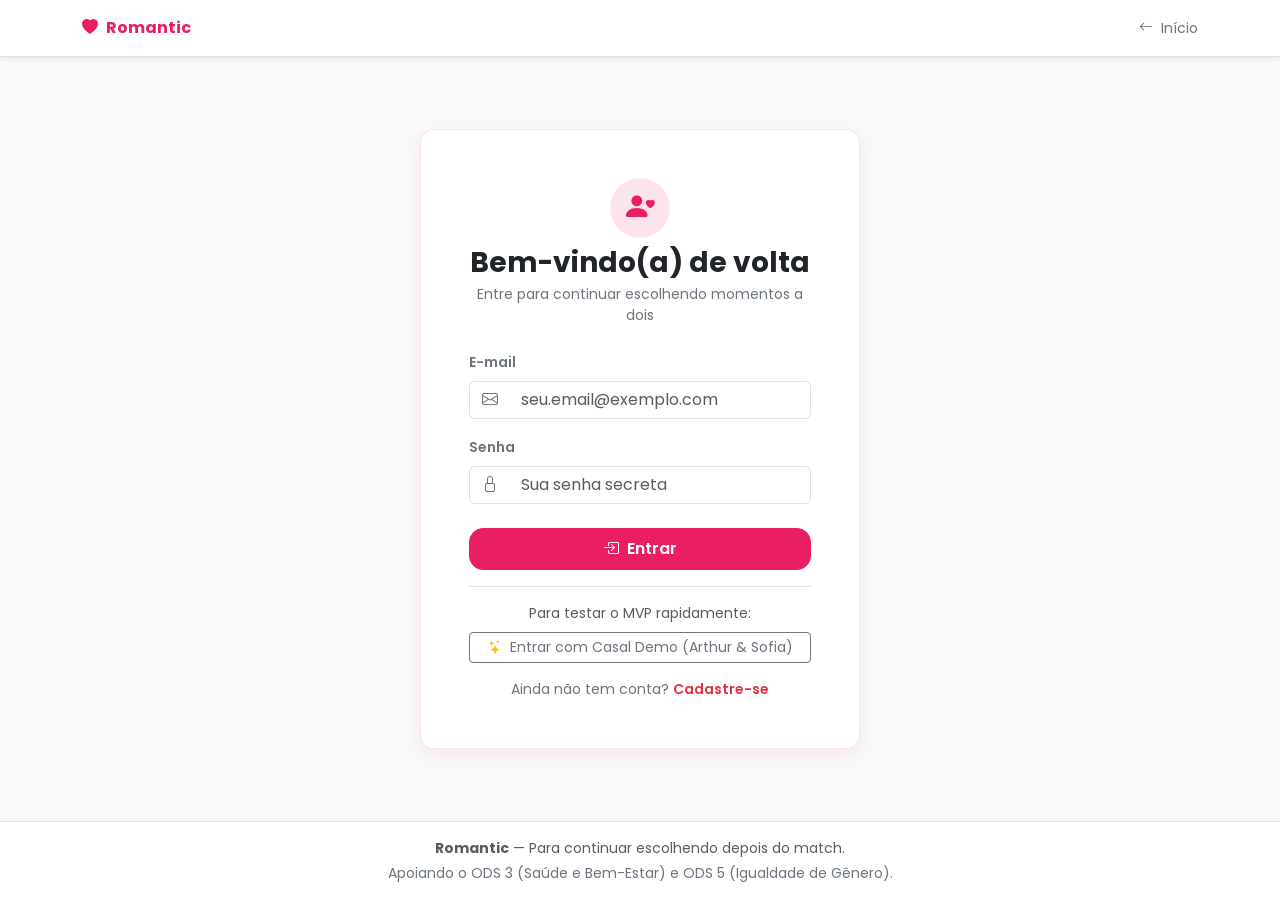
<file: pages/explorar.html>
<!-- pages/explorar.html -->
<!DOCTYPE html>
<!--
  Arquivo: pages/explorar.html
  Dono: Unidade 2 (Catálogo de Ideias)
  
  Contrato / Requisitos:
  - Exige login (RN01 via Auth.exigirLogin).
  - Chips de seleção de categoria ("Todas" e as 6 categorias).
  - Campo de busca com label acessível para busca em tempo real (RF04).
  - Grade de cards responsiva: 1 coluna no celular (360px), 2 no tablet (768px), 3 a 4 no desktop (1200px).
  - Mensagem de estado vazio quando nenhum resultado corresponder aos filtros.
-->
<html lang="pt-BR">
<head>
  <meta charset="UTF-8">
  <meta name="viewport" content="width=device-width, initial-scale=1.0">
  <title>Explorar Ideias — Romantic</title>
  <!-- Google Fonts: Poppins -->
  <link rel="preconnect" href="https://fonts.googleapis.com">
  <link rel="preconnect" href="https://fonts.gstatic.com" crossorigin>
  <link href="https://fonts.googleapis.com/css2?family=Poppins:wght@300;400;500;600;700&display=swap" rel="stylesheet">
  <!-- Bootstrap 5.3 CSS -->
  <link href="https://cdn.jsdelivr.net/npm/bootstrap@5.3.3/dist/css/bootstrap.min.css" rel="stylesheet">
  <!-- Bootstrap Icons -->
  <link rel="stylesheet" href="https://cdn.jsdelivr.net/npm/bootstrap-icons@1.11.3/font/bootstrap-icons.min.css">
  <!-- CSS Base e Catálogo -->
  <link rel="stylesheet" href="../css/base.css">
  <link rel="stylesheet" href="../css/catalogo.css">
</head>
<body class="d-flex flex-column min-vh-100 bg-light">

  <div id="app-header"></div>

  <main id="app-main" class="container py-4 flex-grow-1">

    <!-- Cabeçalho da Página -->
    <header class="mb-4">
      <div class="d-flex flex-column flex-md-row justify-content-between align-items-md-center gap-2">
        <div>
          <h1 class="h3 fw-bold mb-1">Catálogo de Atividades</h1>
          <p class="text-secondary mb-0">Encontrem a inspiração perfeita para o próximo momento a dois.</p>
        </div>
        <span class="badge bg-white text-secondary border px-3 py-2 rounded-pill small fw-semibold shadow-sm align-self-start align-self-md-auto" id="contador-resultados">
          20 ideias disponíveis
        </span>
      </div>
    </header>

    <!-- Barra de Filtros e Busca -->
    <section class="card card-romantic p-3 p-md-4 mb-4" aria-label="Filtros do catálogo">
      <div class="row g-3">
        <!-- Campo de Busca com Label Semântico -->
        <div class="col-12 col-md-6">
          <label for="campo-busca" class="form-label small fw-bold text-secondary mb-1">
            <i class="bi-search me-1" aria-hidden="true"></i> Buscar pelo nome ou descrição
          </label>
          <div class="input-group">
            <input type="search" 
                   id="campo-busca" 
                   class="form-control" 
                   placeholder="Ex: piquenique, massagem, cinema, jogos..." 
                   aria-describedby="btn-limpar-busca">
            <button class="btn btn-outline-secondary" type="button" id="btn-limpar-busca" title="Limpar busca">
              <i class="bi-x-lg" aria-hidden="true"></i>
              <span class="visually-hidden">Limpar busca</span>
            </button>
          </div>
        </div>

        <!-- Chips de Seleção de Categoria -->
        <div class="col-12 col-md-6">
          <label class="form-label small fw-bold text-secondary mb-1 d-block">
            <i class="bi-funnel me-1" aria-hidden="true"></i> Filtrar por categoria
          </label>
          <nav class="chips-container" id="container-chips" aria-label="Filtro de categorias"></nav>
        </div>
      </div>
    </section>

    <!-- Grade Responsiva de Cards de Ideias -->
    <section aria-label="Lista de ideias">
      <!-- Grade: 1 col celular, 2 col tablet, 3-4 col desktop -->
      <div class="row row-cols-1 row-cols-md-2 row-cols-lg-3 row-cols-xl-4 g-4" id="grade-ideias">
        <!-- Renderizado dinamicamente via JavaScript -->
      </div>

      <!-- Mensagem de Nenhum Resultado Encontrado -->
      <div id="mensagem-vazia" class="caixa-vazia d-none mt-3" role="status">
        <i class="bi-search-heart mb-3 d-block" aria-hidden="true"></i>
        <h2 class="h5 fw-bold text-dark mb-2">Nenhuma ideia encontrada</h2>
        <p class="text-secondary small mb-3" style="max-width: 480px; margin: 0 auto;">
          Não encontramos nenhuma atividade com os termos ou categoria selecionados. Tente buscar por palavras mais simples ou limpar os filtros.
        </p>
        <button type="button" class="btn btn-romantic-outline btn-sm" id="btn-resetar-filtros">
          <i class="bi-arrow-clockwise me-1" aria-hidden="true"></i> Limpar filtros e ver todas
        </button>
      </div>
    </section>

  </main>

  <div id="app-footer"></div>

  <!-- Scripts Necessários -->
  <script src="https://cdn.jsdelivr.net/npm/bootstrap@5.3.3/dist/js/bootstrap.bundle.min.js"></script>
  <script src="../js/storage.js"></script>
  <script src="../js/auth.js"></script>
  <script src="../js/dados-ideias.js"></script>
  <script src="../js/ideias.js"></script>
  <script src="../js/layout.js"></script>

  <script>
    document.addEventListener('DOMContentLoaded', () => {
      // 1. Aplica RN01: Exige usuário autenticado
      try {
        if (typeof Auth !== 'undefined' && typeof Auth.exigirLogin === 'function') {
          Auth.exigirLogin('login.html');
        }
      } catch (e) {
        return;
      }

      // 2. Monta o layout
      if (typeof Layout !== 'undefined' && typeof Layout.montar === 'function') {
        Layout.montar({ paginaAtiva: 'explorar' });
      }

      // Fallback de navegação se o layout da U1 ainda for esqueleto
      const headerEl = document.getElementById('app-header');
      if (headerEl && (!headerEl.firstElementChild || headerEl.innerHTML.includes('<!-- Navbar'))) {
        headerEl.innerHTML = `
          <nav class="navbar navbar-expand-lg navbar-light bg-white border-bottom shadow-sm">
            <div class="container">
              <a class="navbar-brand fw-bold text-danger d-flex align-items-center gap-2" href="dashboard.html" style="color: #E91E63 !important;">
                <i class="bi-heart-fill"></i> Romantic
              </a>
              <button class="navbar-toggler" type="button" data-bs-toggle="collapse" data-bs-target="#navMenu" aria-controls="navMenu" aria-expanded="false" aria-label="Alternar navegação">
                <span class="navbar-toggler-icon"></span>
              </button>
              <div class="collapse navbar-collapse" id="navMenu">
                <ul class="navbar-nav ms-auto mb-2 mb-lg-0 gap-lg-2">
                  <li class="nav-item"><a class="nav-link text-secondary" href="dashboard.html"><i class="bi-speedometer2 me-1"></i> Dashboard</a></li>
                  <li class="nav-item"><a class="nav-link fw-semibold active" style="color: #E91E63;" href="explorar.html"><i class="bi-compass me-1"></i> Explorar Ideias</a></li>
                  <li class="nav-item"><a class="nav-link text-secondary" href="desafios.html"><i class="bi-flag me-1"></i> Meus Desafios</a></li>
                  <li class="nav-item"><a class="nav-link text-secondary" href="recompensas.html"><i class="bi-gift me-1"></i> Recompensas</a></li>
                  <li class="nav-item"><a class="nav-link text-secondary" href="perfil.html"><i class="bi-person-heart me-1"></i> Perfil</a></li>
                </ul>
              </div>
            </div>
          </nav>
        `;
      }

      // 3. Gerenciamento do Estado dos Filtros
      const campoBusca = document.getElementById('campo-busca');
      const btnLimparBusca = document.getElementById('btn-limpar-busca');
      const containerChips = document.getElementById('container-chips');
      const gradeIdeias = document.getElementById('grade-ideias');
      const mensagemVazia = document.getElementById('mensagem-vazia');
      const contadorResultados = document.getElementById('contador-resultados');
      const btnResetarFiltros = document.getElementById('btn-resetar-filtros');

      let categoriaSelecionada = 'Todas';

      // Cria os chips de categoria: "Todas" + categorias do catálogo
      const listaCategorias = ['Todas', ...Ideias.categorias()];

      function montarChips() {
        containerChips.innerHTML = '';
        listaCategorias.forEach(cat => {
          const chip = document.createElement('button');
          chip.type = 'button';
          chip.className = `chip-filtro ${cat === categoriaSelecionada ? 'ativo' : ''}`;
          chip.textContent = cat;
          chip.setAttribute('aria-pressed', cat === categoriaSelecionada ? 'true' : 'false');
          chip.addEventListener('click', () => {
            categoriaSelecionada = cat;
            montarChips();
            aplicarFiltros();
          });
          containerChips.appendChild(chip);
        });
      }

      // Aplica filtros e renderiza cards
      function aplicarFiltros() {
        const termo = campoBusca.value;
        const categoriaFiltro = categoriaSelecionada === 'Todas' ? '' : categoriaSelecionada;
        
        // Cobre: RF04 (listar com categoria e busca)
        const ideiasFiltradas = Ideias.listar({
          categoria: categoriaFiltro,
          busca: termo
        });

        contadorResultados.textContent = `${ideiasFiltradas.length} ${ideiasFiltradas.length === 1 ? 'ideia encontrada' : 'ideias encontradas'}`;

        if (ideiasFiltradas.length === 0) {
          gradeIdeias.innerHTML = '';
          mensagemVazia.classList.remove('d-none');
        } else {
          mensagemVazia.classList.add('d-none');
          renderizarGrade(ideiasFiltradas);
        }
      }

      function renderizarGrade(ideias) {
        gradeIdeias.innerHTML = '';
        ideias.forEach(ideia => {
          const col = document.createElement('div');
          col.className = 'col';
          col.innerHTML = `
            <article class="card card-ideia p-3">
              <div class="d-flex align-items-center justify-content-between mb-3">
                <div class="icone-circular-ideia" aria-hidden="true">
                  <i class="${ideia.icone || 'bi-heart-fill'}"></i>
                </div>
                <span class="badge-pontos-destaque">
                  <i class="bi-star-fill" aria-hidden="true"></i> +${ideia.pontos} pts
                </span>
              </div>
              <span class="badge-categoria-pill mb-2">${ideia.categoria}</span>
              <h2 class="h5 fw-bold text-dark mb-2">${ideia.titulo}</h2>
              <p class="text-secondary small flex-grow-1 mb-3">${ideia.descricao}</p>
              
              <div class="d-flex flex-wrap gap-1 mb-3">
                <span class="badge-meta"><i class="bi-clock" aria-hidden="true"></i> ${ideia.tempoMin} min</span>
                <span class="badge-meta"><i class="bi-cash-coin" aria-hidden="true"></i> ${ideia.custo}</span>
                <span class="badge-meta"><i class="bi-bar-chart-fill" aria-hidden="true"></i> ${ideia.dificuldade}</span>
              </div>

              <a href="ideia.html?id=${encodeURIComponent(ideia.id)}" class="btn btn-romantic-outline btn-sm w-100">
                Ver Detalhes
              </a>
            </article>
          `;
          gradeIdeias.appendChild(col);
        });
      }

      // Eventos de busca
      campoBusca.addEventListener('input', () => {
        aplicarFiltros();
      });

      btnLimparBusca.addEventListener('click', () => {
        campoBusca.value = '';
        campoBusca.focus();
        aplicarFiltros();
      });

      btnResetarFiltros.addEventListener('click', () => {
        campoBusca.value = '';
        categoriaSelecionada = 'Todas';
        montarChips();
        aplicarFiltros();
      });

      // Inicialização
      montarChips();
      aplicarFiltros();
    });
  </script>
</body>
</html>
</file>
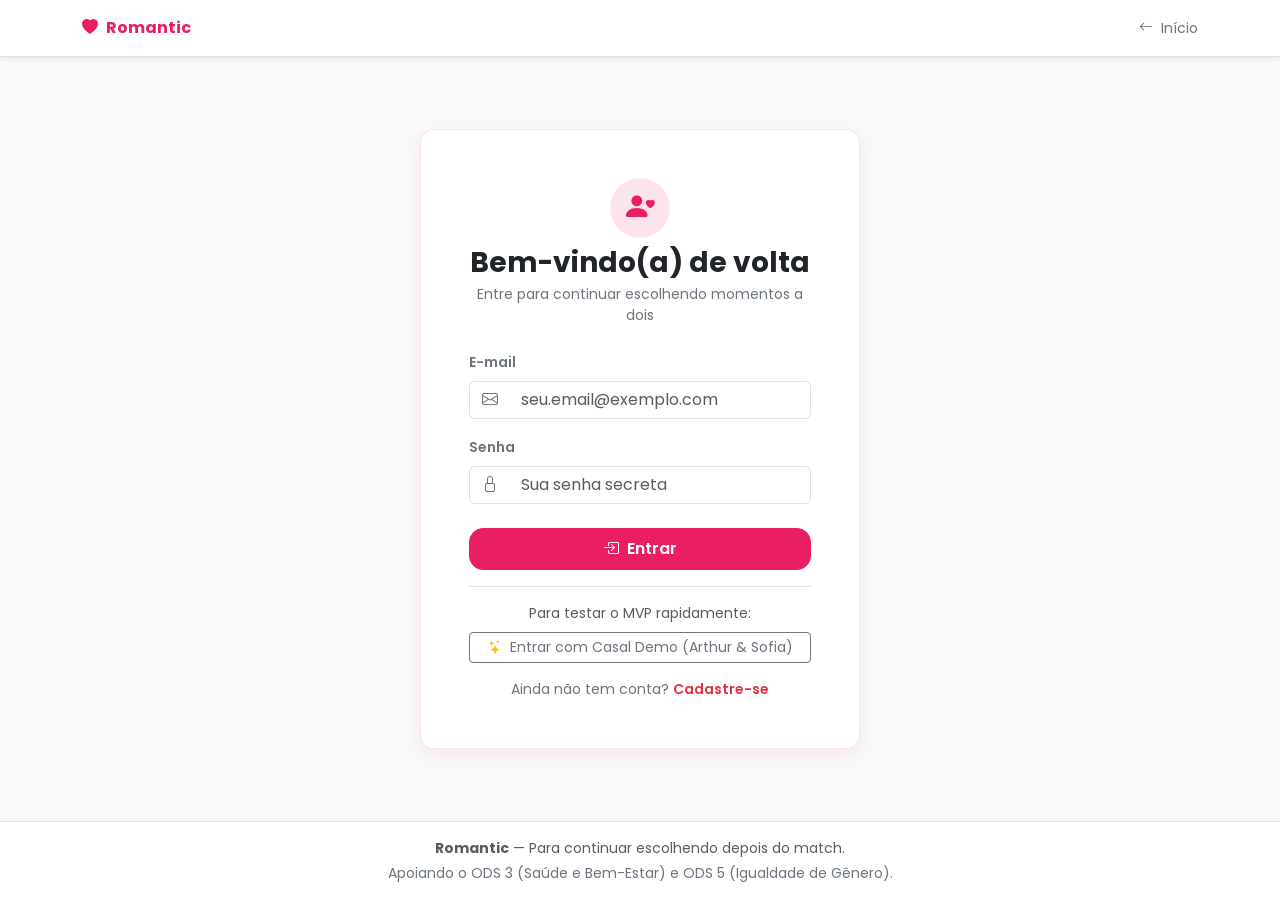
<file: pages/ideia.html>
<!-- pages/ideia.html -->
<!DOCTYPE html>
<!--
  Arquivo: pages/ideia.html
  Dono: Unidade 2 (Catálogo e Detalhes da Ideia)
  
  Contrato / Requisitos:
  - Lê parâmetro ?id=X da URL e obtém a ideia via Ideias.obter(id).
  - Exibe detalhes completos: descrição, tempo, custo, dificuldade, pontos e categoria.
  - Botão "Aceitar desafio" chama Desafios.aceitar(id) (RF05).
  - Mostra confirmação de sucesso com link para Meus Desafios (desafios.html).
  - Trata exceções do tipo RegraViolada (ex: RN01, RN03).
-->
<html lang="pt-BR">
<head>
  <meta charset="UTF-8">
  <meta name="viewport" content="width=device-width, initial-scale=1.0">
  <title>Detalhes da Atividade — Romantic</title>
  <!-- Google Fonts: Poppins -->
  <link rel="preconnect" href="https://fonts.googleapis.com">
  <link rel="preconnect" href="https://fonts.gstatic.com" crossorigin>
  <link href="https://fonts.googleapis.com/css2?family=Poppins:wght@300;400;500;600;700&display=swap" rel="stylesheet">
  <!-- Bootstrap 5.3 CSS -->
  <link href="https://cdn.jsdelivr.net/npm/bootstrap@5.3.3/dist/css/bootstrap.min.css" rel="stylesheet">
  <!-- Bootstrap Icons -->
  <link rel="stylesheet" href="https://cdn.jsdelivr.net/npm/bootstrap-icons@1.11.3/font/bootstrap-icons.min.css">
  <!-- CSS Base e Catálogo -->
  <link rel="stylesheet" href="../css/base.css">
  <link rel="stylesheet" href="../css/catalogo.css">
</head>
<body class="d-flex flex-column min-vh-100 bg-light">

  <div id="app-header"></div>

  <main id="app-main" class="container py-4 flex-grow-1">

    <!-- Navegação / Breadcrumb de retorno -->
    <nav class="mb-3" aria-label="Navegação secundária">
      <a href="explorar.html" class="text-decoration-none text-secondary small fw-semibold d-inline-flex align-items-center gap-1">
        <i class="bi-arrow-left" aria-hidden="true"></i> Voltar ao catálogo de ideias
      </a>
    </nav>

    <!-- Estado de Erro: Ideia Não Encontrada -->
    <div id="painel-nao-encontrado" class="caixa-vazia d-none" role="alert">
      <i class="bi-exclamation-circle text-danger mb-3 d-block" aria-hidden="true"></i>
      <h1 class="h4 fw-bold text-dark mb-2">Atividade não encontrada</h1>
      <p class="text-secondary small mb-3">
        A atividade solicitada não existe ou o identificador fornecido é inválido.
      </p>
      <a href="explorar.html" class="btn btn-romantic btn-sm">
        <i class="bi-compass me-1" aria-hidden="true"></i> Explorar outras ideias
      </a>
    </div>

    <!-- Card Principal de Detalhes da Ideia -->
    <article id="painel-detalhe" class="card-detalhe-ideia d-none">
      
      <!-- Cabeçalho Visual da Ideia -->
      <div class="cabecalho-detalhe">
        <div class="icone-detalhe-grande" id="detalhe-icone" aria-hidden="true">
          <i class="bi-heart-fill"></i>
        </div>
        <div class="mb-2">
          <span class="badge-categoria-pill" id="detalhe-categoria">Categoria</span>
        </div>
        <h1 class="h2 fw-bold text-dark mb-2" id="detalhe-titulo">Título da Ideia</h1>
        <p class="text-secondary mb-0 mx-auto" id="detalhe-descricao" style="max-width: 680px; font-size: 1.05rem;">
          Descrição completa da atividade...
        </p>
      </div>

      <!-- Corpo com Metadados e Ação -->
      <div class="p-4 p-md-5">
        
        <!-- Grade de Metadados: Tempo, Custo, Dificuldade e Pontos -->
        <div class="row row-cols-2 row-cols-md-4 g-3 mb-4">
          <div class="col">
            <div class="caixa-meta-item">
              <span class="rotulo"><i class="bi-clock me-1" aria-hidden="true"></i> Duração</span>
              <p class="valor" id="detalhe-tempo">-- min</p>
            </div>
          </div>
          <div class="col">
            <div class="caixa-meta-item">
              <span class="rotulo"><i class="bi-cash-coin me-1" aria-hidden="true"></i> Custo</span>
              <p class="valor" id="detalhe-custo">--</p>
            </div>
          </div>
          <div class="col">
            <div class="caixa-meta-item">
              <span class="rotulo"><i class="bi-bar-chart-fill me-1" aria-hidden="true"></i> Nível</span>
              <p class="valor" id="detalhe-dificuldade">--</p>
            </div>
          </div>
          <div class="col">
            <div class="caixa-meta-item" style="background-color: #FFF3E0; border-color: #FFE0B2;">
              <span class="rotulo text-warning-emphasis"><i class="bi-star-fill me-1" aria-hidden="true"></i> Recompensa</span>
              <p class="valor text-warning-emphasis" id="detalhe-pontos">+-- pts</p>
            </div>
          </div>
        </div>

        <!-- Área de Alerta / Mensagens de RegraViolada ou Sucesso -->
        <div id="container-alerta" class="d-none mb-4" role="alert"></div>

        <!-- Ação Principal: Aceitar Desafio -->
        <div class="card p-3 bg-light border-0 rounded-4 text-center">
          <h2 class="h5 fw-bold text-dark mb-2">Prontos para viver este momento juntos?</h2>
          <p class="text-secondary small mb-3">
            Ao aceitar, esta atividade se torna um desafio ativo do casal. Concluam e registrem uma foto ou mensagem para ganhar os pontos e aumentar a ofensiva!
          </p>
          <div class="d-flex flex-column flex-sm-row justify-content-center gap-2">
            <button type="button" class="btn btn-romantic btn-lg px-4" id="btn-aceitar-desafio">
              <i class="bi-flag-fill me-2" aria-hidden="true"></i> Aceitar Desafio
            </button>
            <a href="explorar.html" class="btn btn-outline-secondary btn-lg px-4">
              Escolher Outra
            </a>
          </div>
        </div>

      </div>

    </article>

  </main>

  <div id="app-footer"></div>

  <!-- Scripts Necessários -->
  <script src="https://cdn.jsdelivr.net/npm/bootstrap@5.3.3/dist/js/bootstrap.bundle.min.js"></script>
  <script src="../js/storage.js"></script>
  <script src="../js/auth.js"></script>
  <script src="../js/casal.js"></script>
  <script src="../js/dados-ideias.js"></script>
  <script src="../js/ideias.js"></script>
  <script src="../js/desafios.js"></script>
  <script src="../js/layout.js"></script>

  <script>
    document.addEventListener('DOMContentLoaded', () => {
      // 1. Aplica RN01: Exige login
      try {
        if (typeof Auth !== 'undefined' && typeof Auth.exigirLogin === 'function') {
          Auth.exigirLogin('login.html');
        }
      } catch (e) {
        return;
      }

      // 2. Monta o layout
      if (typeof Layout !== 'undefined' && typeof Layout.montar === 'function') {
        Layout.montar({ paginaAtiva: 'explorar' });
      }

      // Fallback de navegação se o layout da U1 ainda for esqueleto
      const headerEl = document.getElementById('app-header');
      if (headerEl && (!headerEl.firstElementChild || headerEl.innerHTML.includes('<!-- Navbar'))) {
        headerEl.innerHTML = `
          <nav class="navbar navbar-expand-lg navbar-light bg-white border-bottom shadow-sm">
            <div class="container">
              <a class="navbar-brand fw-bold text-danger d-flex align-items-center gap-2" href="dashboard.html" style="color: #E91E63 !important;">
                <i class="bi-heart-fill"></i> Romantic
              </a>
              <button class="navbar-toggler" type="button" data-bs-toggle="collapse" data-bs-target="#navMenu" aria-controls="navMenu" aria-expanded="false" aria-label="Alternar navegação">
                <span class="navbar-toggler-icon"></span>
              </button>
              <div class="collapse navbar-collapse" id="navMenu">
                <ul class="navbar-nav ms-auto mb-2 mb-lg-0 gap-lg-2">
                  <li class="nav-item"><a class="nav-link text-secondary" href="dashboard.html"><i class="bi-speedometer2 me-1"></i> Dashboard</a></li>
                  <li class="nav-item"><a class="nav-link fw-semibold active" style="color: #E91E63;" href="explorar.html"><i class="bi-compass me-1"></i> Explorar Ideias</a></li>
                  <li class="nav-item"><a class="nav-link text-secondary" href="desafios.html"><i class="bi-flag me-1"></i> Meus Desafios</a></li>
                  <li class="nav-item"><a class="nav-link text-secondary" href="recompensas.html"><i class="bi-gift me-1"></i> Recompensas</a></li>
                  <li class="nav-item"><a class="nav-link text-secondary" href="perfil.html"><i class="bi-person-heart me-1"></i> Perfil</a></li>
                </ul>
              </div>
            </div>
          </nav>
        `;
      }

      // 3. Lê o ID da URL (?id=X)
      const params = new URLSearchParams(window.location.search);
      const ideiaId = params.get('id');

      const painelDetalhe = document.getElementById('painel-detalhe');
      const painelNaoEncontrado = document.getElementById('painel-nao-encontrado');
      const containerAlerta = document.getElementById('container-alerta');
      const btnAceitar = document.getElementById('btn-aceitar-desafio');

      if (!ideiaId) {
        painelNaoEncontrado.classList.remove('d-none');
        return;
      }

      // 4. Obtém ideia do catálogo via Ideias.obter(id)
      const ideia = Ideias.obter(ideiaId);
      if (!ideia) {
        painelNaoEncontrado.classList.remove('d-none');
        return;
      }

      // 5. Preenche os dados da ideia
      painelDetalhe.classList.remove('d-none');
      document.title = `${ideia.titulo} — Romantic`;
      document.getElementById('detalhe-titulo').textContent = ideia.titulo;
      document.getElementById('detalhe-descricao').textContent = ideia.descricao;
      document.getElementById('detalhe-categoria').textContent = ideia.categoria;
      document.getElementById('detalhe-tempo').textContent = `${ideia.tempoMin} min`;
      document.getElementById('detalhe-custo').textContent = ideia.custo;
      document.getElementById('detalhe-dificuldade').textContent = ideia.dificuldade;
      document.getElementById('detalhe-pontos').textContent = `+${ideia.pontos} pts`;

      const iconeEl = document.getElementById('detalhe-icone');
      if (iconeEl) {
        iconeEl.innerHTML = `<i class="${ideia.icone || 'bi-heart-fill'}"></i>`;
      }

      // Funções auxiliares para feedback visual
      function exibirMensagem(tipo, conteudoHtml) {
        containerAlerta.className = `alert alert-${tipo} alert-dismissible fade show shadow-sm text-start`;
        containerAlerta.innerHTML = `
          ${conteudoHtml}
          <button type="button" class="btn-close" data-bs-dismiss="alert" aria-label="Fechar"></button>
        `;
        containerAlerta.classList.remove('d-none');
      }

      // 6. Ação do Botão "Aceitar Desafio"
      btnAceitar.addEventListener('click', () => {
        try {
          // Aplica RN01, RN03 e RF05 chamando Desafios.aceitar(ideiaId)
          if (typeof Desafios !== 'undefined' && typeof Desafios.aceitar === 'function') {
            const desafioCriado = Desafios.aceitar(ideia.id);
            
            btnAceitar.disabled = true;
            btnAceitar.classList.replace('btn-romantic', 'btn-success');
            btnAceitar.innerHTML = `<i class="bi-check-circle-fill me-2" aria-hidden="true"></i> Desafio Aceito!`;

            exibirMensagem('success', `
              <div class="d-flex align-items-center gap-2 mb-2">
                <i class="bi-check-circle-fill fs-4 text-success" aria-hidden="true"></i>
                <strong class="fs-6">Desafio aceito com amor!</strong>
              </div>
              <p class="mb-2">A atividade <em>"${ideia.titulo}"</em> agora está ativa na lista de desafios do casal.</p>
              <div class="d-flex gap-2">
                <a href="desafios.html" class="btn btn-sm btn-success">
                  <i class="bi-flag me-1" aria-hidden="true"></i> Ir para Meus Desafios
                </a>
                <a href="explorar.html" class="btn btn-sm btn-outline-secondary">
                  Explorar mais ideias
                </a>
              </div>
            `);
          } else {
            // Caso a Unidade 3 ainda esteja desenvolvendo o módulo Desafios
            exibirMensagem('info', `
              <div class="d-flex align-items-center gap-2">
                <i class="bi-info-circle-fill fs-5" aria-hidden="true"></i>
                <div>
                  <strong>Quase lá!</strong> O módulo de desafios (Unidade 3) ainda está em integração. 
                  Ideia selecionada com sucesso: <strong>${ideia.titulo}</strong>.
                </div>
              </div>
            `);
          }
        } catch (erro) {
          // Trata violações de regras de negócio (RegraViolada)
          if (erro instanceof window.RegraViolada || (erro && erro.name === 'RegraViolada')) {
            exibirMensagem('danger', `
              <div class="d-flex align-items-center gap-2">
                <i class="bi-exclamation-triangle-fill fs-5 text-danger" aria-hidden="true"></i>
                <div>
                  <strong>[${erro.regra}] Atenção:</strong> ${erro.mensagem}
                </div>
              </div>
            `);
          } else {
            console.error('Erro inesperado ao aceitar desafio:', erro);
            exibirMensagem('danger', `
              <div class="d-flex align-items-center gap-2">
                <i class="bi-x-circle-fill fs-5 text-danger" aria-hidden="true"></i>
                <div>
                  <strong>Erro:</strong> ${erro.message || 'Ocorreu um erro ao aceitar o desafio. Tente novamente.'}
                </div>
              </div>
            `);
          }
        }
      });
    });
  </script>
</body>
</html>
</file>
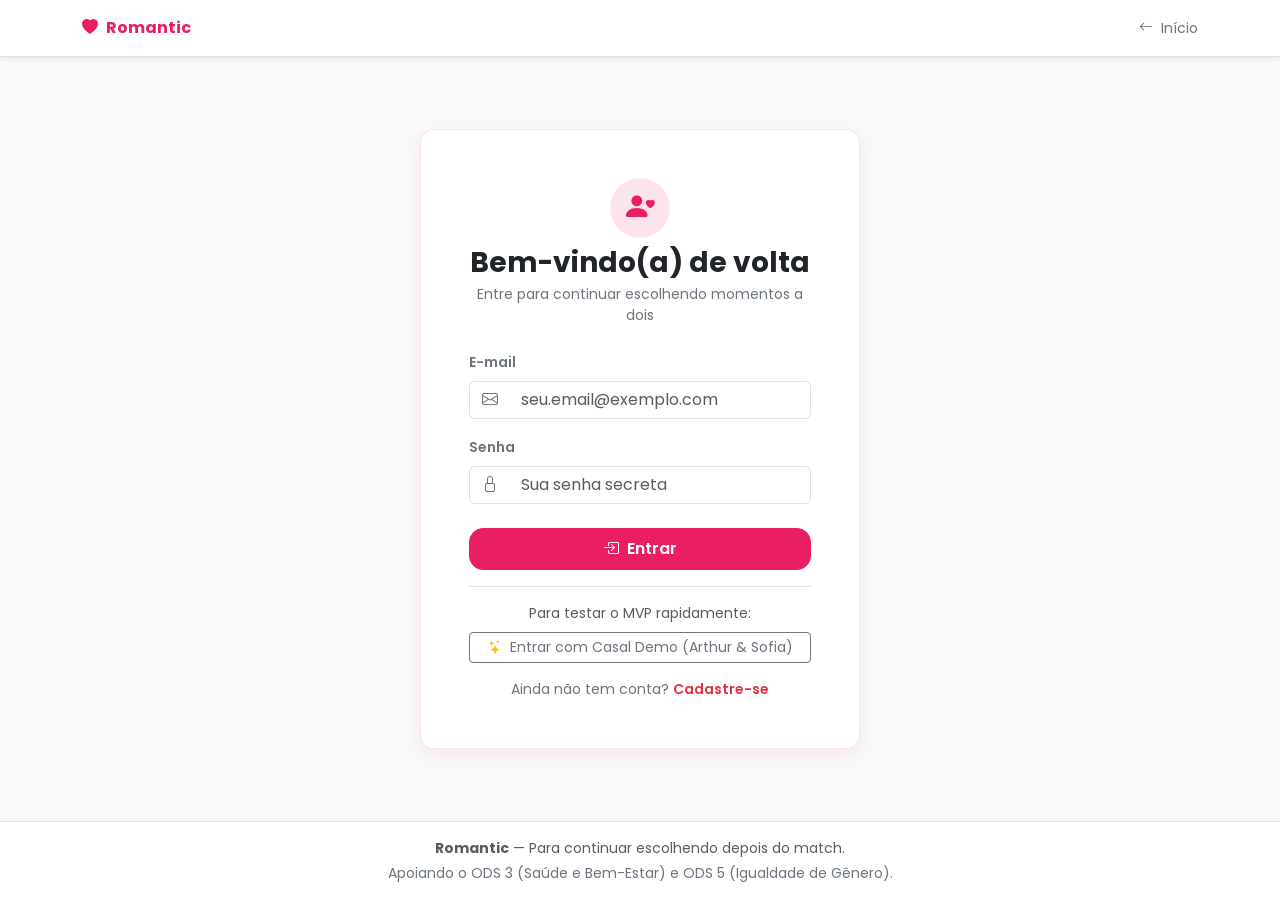
<file: pages/login.html>
<!-- pages/login.html -->
<!DOCTYPE html>
<!--
  Arquivo: pages/login.html
  Dono: Unidade 1 (Autenticação)
  
  Contrato / Requisitos:
  - Tela pública de login.
  - Formulário com e-mail e senha com labels semânticos (WCAG 2.1 AA).
  - Invoca async Auth.login(email, senha).
  - Trata erros e RegraViolada com feedback visual.
  - Redireciona para dashboard.html se tiver casal, ou vinculo.html se pendente.
  - Inclui atalho de acesso rápido de demonstração (Casal Demo) para testes práticos.
-->
<html lang="pt-BR">
<head>
  <meta charset="UTF-8">
  <meta name="viewport" content="width=device-width, initial-scale=1.0">
  <title>Entrar — Romantic</title>
  <!-- Google Fonts: Poppins -->
  <link rel="preconnect" href="https://fonts.googleapis.com">
  <link rel="preconnect" href="https://fonts.gstatic.com" crossorigin>
  <link href="https://fonts.googleapis.com/css2?family=Poppins:wght@300;400;500;600;700&display=swap" rel="stylesheet">
  <!-- Bootstrap 5.3 CSS -->
  <link href="https://cdn.jsdelivr.net/npm/bootstrap@5.3.3/dist/css/bootstrap.min.css" rel="stylesheet">
  <!-- Bootstrap Icons -->
  <link rel="stylesheet" href="https://cdn.jsdelivr.net/npm/bootstrap-icons@1.11.3/font/bootstrap-icons.min.css">
  <!-- CSS Base -->
  <link rel="stylesheet" href="../css/base.css">
</head>
<body class="d-flex flex-column min-vh-100 bg-light">

  <!-- Cabeçalho Simples de Login -->
  <header class="py-3 bg-white border-bottom shadow-sm">
    <div class="container d-flex justify-content-between align-items-center">
      <a class="navbar-brand fw-bold text-danger d-flex align-items-center gap-2 text-decoration-none" href="../index.html" style="color: #E91E63 !important;">
        <i class="bi-heart-fill"></i> Romantic
      </a>
      <a href="../index.html" class="text-secondary text-decoration-none small">
        <i class="bi-arrow-left me-1"></i> Início
      </a>
    </div>
  </header>

  <main id="app-main" class="container py-5 flex-grow-1 d-flex align-items-center justify-content-center">
    
    <div class="card card-romantic p-4 p-md-5 w-100" style="max-width: 440px;">
      
      <div class="text-center mb-4">
        <div class="rounded-circle d-inline-flex align-items-center justify-content-center mb-2" 
             style="width: 60px; height: 60px; background-color: #FCE4EC; color: #E91E63; font-size: 1.8rem;" 
             aria-hidden="true">
          <i class="bi-person-heart"></i>
        </div>
        <h1 class="h3 fw-bold text-dark mb-1">Bem-vindo(a) de volta</h1>
        <p class="text-secondary small mb-0">Entre para continuar escolhendo momentos a dois</p>
      </div>

      <!-- Container de Alertas -->
      <div id="alerta-login" class="alert alert-danger d-none py-2 px-3 small mb-3" role="alert"></div>

      <!-- Formulário de Login -->
      <form id="form-login" novalidate>
        
        <div class="mb-3">
          <label for="email" class="form-label small fw-semibold text-secondary">E-mail</label>
          <div class="input-group">
            <span class="input-group-text bg-white text-secondary border-end-0"><i class="bi-envelope"></i></span>
            <input type="email" 
                   class="form-control border-start-0" 
                   id="email" 
                   name="email" 
                   placeholder="seu.email@exemplo.com" 
                   required 
                   autocomplete="email">
          </div>
        </div>

        <div class="mb-4">
          <label for="senha" class="form-label small fw-semibold text-secondary">Senha</label>
          <div class="input-group">
            <span class="input-group-text bg-white text-secondary border-end-0"><i class="bi-lock"></i></span>
            <input type="password" 
                   class="form-control border-start-0" 
                   id="senha" 
                   name="senha" 
                   placeholder="Sua senha secreta" 
                   required 
                   autocomplete="current-password">
          </div>
        </div>

        <button type="submit" class="btn btn-romantic w-100 py-2 mb-3 fw-semibold" id="btn-entrar">
          <i class="bi-box-arrow-in-right me-1" aria-hidden="true"></i> Entrar
        </button>

      </form>

      <!-- Botão de Demonstração / Atalho para Testes -->
      <div class="border-top pt-3 text-center">
        <p class="text-muted small mb-2">Para testar o MVP rapidamente:</p>
        <button type="button" class="btn btn-outline-secondary btn-sm w-100 mb-3" id="btn-demo-casal">
          <i class="bi-stars text-warning me-1"></i> Entrar com Casal Demo (Arthur & Sofia)
        </button>

        <p class="small text-secondary mb-0">
          Ainda não tem conta? <a href="cadastro.html" class="fw-semibold text-danger text-decoration-none">Cadastre-se</a>
        </p>
      </div>

    </div>

  </main>

  <footer class="py-3 bg-white border-top text-center text-muted small">
    <div class="container">
      <p class="mb-1"><strong>Romantic</strong> — Para continuar escolhendo depois do match.</p>
      <p class="mb-0 text-secondary">Apoiando o ODS 3 (Saúde e Bem-Estar) e ODS 5 (Igualdade de Gênero).</p>
    </div>
  </footer>

  <!-- Scripts -->
  <script src="https://cdn.jsdelivr.net/npm/bootstrap@5.3.3/dist/js/bootstrap.bundle.min.js"></script>
  <script src="../js/storage.js"></script>
  <script src="../js/auth.js"></script>
  <script src="../js/casal.js"></script>
  <script src="../js/layout.js"></script>

  <script>
    document.addEventListener('DOMContentLoaded', () => {
      // Se já estiver logado, redireciona ao dashboard
      if (typeof Auth !== 'undefined' && Auth.usuarioAtual && Auth.usuarioAtual()) {
        window.location.href = 'dashboard.html';
        return;
      }

      const form = document.getElementById('form-login');
      const alerta = document.getElementById('alerta-login');
      const btnEntrar = document.getElementById('btn-entrar');
      const btnDemo = document.getElementById('btn-demo-casal');

      function exibirErro(msg) {
        alerta.textContent = msg;
        alerta.classList.remove('d-none');
      }

      // Submissão do formulário de Login
      form.addEventListener('submit', async (e) => {
        e.preventDefault();
        alerta.classList.add('d-none');

        const email = document.getElementById('email').value.trim();
        const senha = document.getElementById('senha').value;

        if (!email || !senha) {
          exibirErro('Por favor, preencha o e-mail e a senha.');
          return;
        }

        btnEntrar.disabled = true;
        btnEntrar.innerHTML = '<span class="spinner-border spinner-border-sm me-2" role="status" aria-hidden="true"></span> Entrando...';

        try {
          // Aplica RN01 e RNF04
          const usuario = await Auth.login(email, senha);

          // Verifica se possui casal vinculado
          let temCasal = false;
          if (typeof Casal !== 'undefined' && typeof Casal.casalAtual === 'function') {
            temCasal = !!Casal.casalAtual();
          } else {
            temCasal = !!usuario.casalId;
          }

          if (temCasal) {
            window.location.href = 'dashboard.html';
          } else {
            window.location.href = 'vinculo.html';
          }
        } catch (erro) {
          btnEntrar.disabled = false;
          btnEntrar.innerHTML = '<i class="bi-box-arrow-in-right me-1" aria-hidden="true"></i> Entrar';
          exibirErro(erro.mensagem || erro.message || 'Falha ao autenticar.');
        }
      });

      // Botão de Atalho para Casal Demo
      btnDemo.addEventListener('click', () => {
        const estado = Store.ler();
        
        let usr1 = estado.usuarios.find(u => u.email === 'arthur@teste.com');
        let usr2 = estado.usuarios.find(u => u.email === 'sofia@teste.com');

        if (!usr1) {
          usr1 = {
            id: 'demo-usr-1',
            nome: 'Arthur Silva',
            email: 'arthur@teste.com',
            senhaHash: 'demo',
            dataNascimento: '2001-05-12',
            casalId: 'demo-casal-1',
            criadoEm: new Date().toISOString()
          };
          estado.usuarios.push(usr1);
        }

        if (!usr2) {
          usr2 = {
            id: 'demo-usr-2',
            nome: 'Sofia Souza',
            email: 'sofia@teste.com',
            senhaHash: 'demo',
            dataNascimento: '2002-08-20',
            casalId: 'demo-casal-1',
            criadoEm: new Date().toISOString()
          };
          estado.usuarios.push(usr2);
        }

        let casal = estado.casais.find(c => c.id === 'demo-casal-1');
        if (!casal) {
          casal = {
            id: 'demo-casal-1',
            usuarioIds: ['demo-usr-1', 'demo-usr-2'],
            apelido: 'Arthur & Sofia',
            criadoEm: new Date().toISOString()
          };
          estado.casais.push(casal);
        }

        usr1.casalId = 'demo-casal-1';
        usr2.casalId = 'demo-casal-1';
        estado.sessao = { usuarioId: usr1.id };

        Store.salvar(estado);
        window.location.href = 'dashboard.html';
      });

    });
  </script>
</body>
</html>
</file>
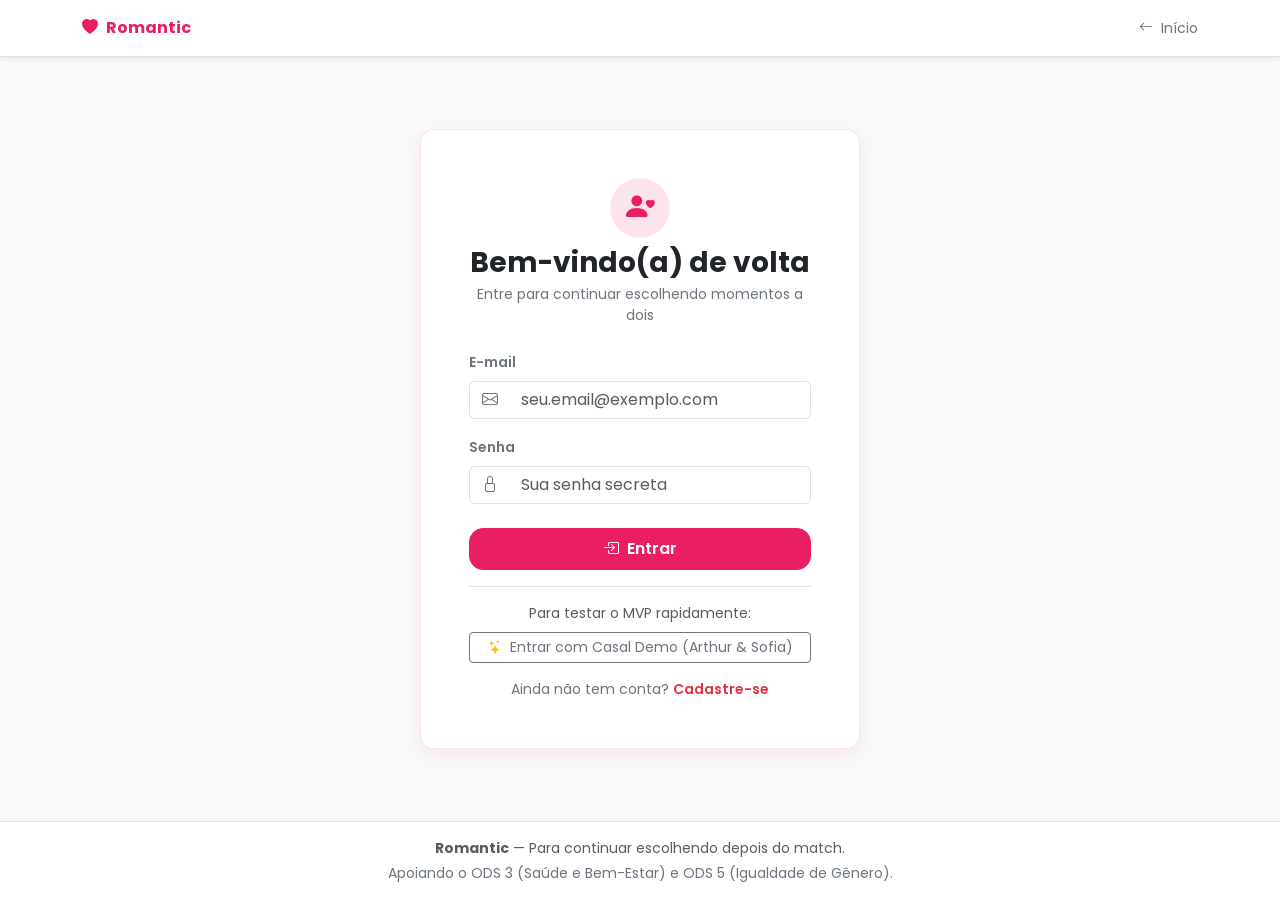
<file: pages/perfil.html>
<!-- pages/perfil.html -->
<!DOCTYPE html>
<html lang="pt-BR">
<head>
  <meta charset="UTF-8">
  <meta name="viewport" content="width=device-width, initial-scale=1.0">
  <title>Perfil do Casal — Romantic</title>

  <!-- Google Fonts: Poppins -->
  <link rel="preconnect" href="https://fonts.googleapis.com">
  <link rel="preconnect" href="https://fonts.gstatic.com" crossorigin>
  <link href="https://fonts.googleapis.com/css2?family=Poppins:wght@300;400;500;600;700&display=swap" rel="stylesheet">

  <!-- Bootstrap 5.3 CSS CDN -->
  <link href="https://cdn.jsdelivr.net/npm/bootstrap@5.3.3/dist/css/bootstrap.min.css" rel="stylesheet">
  <!-- Bootstrap Icons CDN -->
  <link rel="stylesheet" href="https://cdn.jsdelivr.net/npm/bootstrap-icons@1.11.3/font/bootstrap-icons.min.css">

  <!-- CSS Base do projeto (caminho estritamente relativo) -->
  <link rel="stylesheet" href="../css/base.css">

  <style>
    :root {
      --romantic-primary: #E91E63;
      --romantic-primary-hover: #D81B60;
      --romantic-bg-soft: #FCE4EC;
      --romantic-points: #F57C00;
      --romantic-streak: #D84315;
      --romantic-success: #2E7D32;
    }

    body {
      font-family: 'Poppins', -apple-system, BlinkMacSystemFont, 'Segoe UI', Roboto, sans-serif;
    }

    /* Foco acessível WCAG AA */
    a:focus-visible, button:focus-visible, input:focus-visible, textarea:focus-visible {
      outline: 3px solid var(--romantic-primary) !important;
      outline-offset: 2px !important;
    }

    .card-romantic {
      border: none;
      border-radius: 16px;
      box-shadow: 0 4px 15px rgba(233, 30, 99, 0.08);
      background-color: #ffffff;
      transition: transform 0.2s ease, box-shadow 0.2s ease;
    }

    .card-romantic:hover {
      box-shadow: 0 6px 20px rgba(233, 30, 99, 0.12);
    }

    .banner-perfil {
      background: linear-gradient(135deg, #FCE4EC 0%, #FFF0F5 100%);
      border: 1px solid rgba(233, 30, 99, 0.2);
      border-radius: 20px;
    }

    .avatar-circulo {
      width: 72px;
      height: 72px;
      border-radius: 50%;
      background: linear-gradient(135deg, var(--romantic-primary) 0%, #FF4081 100%);
      color: #ffffff;
      display: flex;
      align-items: center;
      justify-content: center;
      font-size: 1.8rem;
      font-weight: 700;
      box-shadow: 0 4px 10px rgba(233, 30, 99, 0.25);
    }

    .metric-box {
      background-color: #ffffff;
      border-radius: 14px;
      padding: 1.25rem;
      border: 1px solid rgba(0, 0, 0, 0.05);
      box-shadow: 0 2px 8px rgba(0, 0, 0, 0.03);
      text-align: center;
    }

    .memoria-foto {
      width: 100%;
      max-height: 260px;
      object-fit: cover;
      border-radius: 12px;
      border: 1px solid rgba(0, 0, 0, 0.08);
      cursor: pointer;
      transition: opacity 0.2s;
    }

    .memoria-foto:hover {
      opacity: 0.95;
    }

    .btn-romantic {
      background-color: var(--romantic-primary);
      color: #ffffff;
      border: none;
      border-radius: 12px;
      font-weight: 500;
      padding: 0.55rem 1.25rem;
      transition: background-color 0.2s ease;
    }

    .btn-romantic:hover, .btn-romantic:focus {
      background-color: var(--romantic-primary-hover);
      color: #ffffff;
    }
  </style>
</head>
<body class="d-flex flex-column min-vh-100 bg-light">

  <!-- Container de Cabeçalho (injetado via Layout.montar da equipe) -->
  <div id="app-header"></div>

  <!-- Conteúdo Principal -->
  <main id="app-main" class="container py-4 flex-grow-1">

    <!-- Alertas Globais -->
    <div id="alerta-perfil" class="d-none" role="alert" aria-live="polite"></div>

    <!-- Banner Principal do Perfil do Casal -->
    <section class="banner-perfil p-4 p-md-5 mb-5 shadow-sm" aria-labelledby="titulo-perfil">
      <div class="row align-items-center g-4">
        <div class="col-12 col-md-8">
          <div class="d-flex align-items-center gap-2 mb-2">
            <span class="badge bg-danger rounded-pill px-3 py-1">Vínculo Ativo</span>
            <span id="tempo-juntos-badge" class="text-secondary small fw-semibold"></span>
          </div>
          <h1 id="titulo-perfil" class="display-6 fw-bold mb-2">
            <span id="apelido-casal">Nosso Cantinho</span> ❤️
          </h1>
          <p id="descricao-vencimento" class="text-secondary mb-0">
            Juntos cultivando momentos inesquecíveis, desafios e muito carinho no dia a dia.
          </p>
        </div>

        <div class="col-12 col-md-4 text-md-end">
          <div class="d-flex flex-wrap gap-2 justify-content-md-end">
            <button id="btn-logout" class="btn btn-outline-secondary rounded-pill px-3 py-2" type="button">
              <i class="bi bi-box-arrow-right me-1" aria-hidden="true"></i>Sair da Conta
            </button>
            <button id="btn-abrir-modal-reset" class="btn btn-outline-danger rounded-pill px-3 py-2" type="button">
              <i class="bi bi-trash3 me-1" aria-hidden="true"></i>Limpar Dados de Demonstração
            </button>
          </div>
        </div>
      </div>
    </section>

    <!-- Dados dos Parceiros e Estatísticas -->
    <div class="row g-4 mb-5">

      <!-- Coluna: Dados dos Dois Parceiros -->
      <div class="col-12 col-lg-7">
        <section class="card-romantic p-4 h-100" aria-labelledby="titulo-parceiros">
          <div class="d-flex align-items-center gap-2 mb-4">
            <i class="bi bi-people-fill text-danger fs-4" aria-hidden="true"></i>
            <h2 id="titulo-parceiros" class="h4 fw-bold mb-0">Os Parceiros</h2>
          </div>

          <div class="row g-3">
            <!-- Card Parceiro 1 (Você) -->
            <div class="col-12 col-sm-6">
              <div class="p-3 rounded-4 bg-light border h-100 position-relative">
                <span class="badge bg-danger position-absolute top-0 end-0 m-3">Você</span>
                <div class="d-flex align-items-center gap-3 mb-3">
                  <div class="avatar-circulo" id="avatar-usuario">?</div>
                  <div>
                    <h3 class="h6 fw-bold mb-0" id="nome-usuario">Carregando...</h3>
                    <span class="small text-muted" id="email-usuario">---</span>
                  </div>
                </div>
                <div class="small text-secondary border-top pt-2 mt-2">
                  <div class="d-flex justify-content-between">
                    <span>Nascimento:</span>
                    <strong class="text-dark" id="nasc-usuario">--/--/----</strong>
                  </div>
                </div>
              </div>
            </div>

            <!-- Card Parceiro 2 (Seu Par) -->
            <div class="col-12 col-sm-6">
              <div class="p-3 rounded-4 bg-light border h-100 position-relative" id="container-parceiro">
                <span class="badge bg-secondary position-absolute top-0 end-0 m-3" id="badge-parceiro">Seu Amor</span>
                <div class="d-flex align-items-center gap-3 mb-3">
                  <div class="avatar-circulo" id="avatar-parceiro" style="background: linear-gradient(135deg, #7B1FA2 0%, #BA68C8 100%);">?</div>
                  <div>
                    <h3 class="h6 fw-bold mb-0" id="nome-parceiro">Carregando...</h3>
                    <span class="small text-muted" id="email-parceiro">---</span>
                  </div>
                </div>
                <div class="small text-secondary border-top pt-2 mt-2">
                  <div class="d-flex justify-content-between">
                    <span>Nascimento:</span>
                    <strong class="text-dark" id="nasc-parceiro">--/--/----</strong>
                  </div>
                </div>
              </div>
            </div>
          </div>

          <!-- Informações de Tempo Juntos -->
          <div class="mt-4 p-3 rounded-3 bg-white border border-danger-subtle d-flex align-items-center gap-3">
            <i class="bi bi-calendar-heart text-danger fs-2" aria-hidden="true"></i>
            <div>
              <span class="text-muted small fw-semibold text-uppercase d-block">História a Dois</span>
              <span class="fw-bold text-dark fs-6" id="tempo-juntos-texto">Carregando tempo juntos...</span>
              <span class="d-block text-secondary small" id="data-inicio-vinculo"></span>
            </div>
          </div>
        </section>
      </div>

      <!-- Coluna: Métricas (Pontos e Ofensiva) -->
      <div class="col-12 col-lg-5">
        <section class="card-romantic p-4 h-100 d-flex flex-column justify-content-between" aria-labelledby="titulo-metricas">
          <div>
            <div class="d-flex align-items-center gap-2 mb-4">
              <i class="bi bi-trophy-fill text-warning fs-4" aria-hidden="true"></i>
              <h2 id="titulo-metricas" class="h4 fw-bold mb-0">Conquistas e Gamificação</h2>
            </div>

            <div class="row g-3 mb-3">
              <!-- Ofensiva Diária (Streak) -->
              <div class="col-6">
                <div class="metric-box bg-light">
                  <span class="d-block text-muted small fw-bold text-uppercase">Ofensiva</span>
                  <div class="d-flex align-items-center justify-content-center gap-1 my-1">
                    <span class="fs-1 fw-bold text-danger" id="perfil-ofensiva">0</span>
                    <span class="fs-3">🔥</span>
                  </div>
                  <span class="small text-secondary">dias seguidos</span>
                </div>
              </div>

              <!-- Saldo Atual de Pontos -->
              <div class="col-6">
                <div class="metric-box bg-light">
                  <span class="d-block text-muted small fw-bold text-uppercase">Saldo</span>
                  <div class="d-flex align-items-center justify-content-center gap-1 my-1">
                    <span class="fs-1 fw-bold text-warning" id="perfil-saldo">0</span>
                  </div>
                  <span class="small text-secondary">pontos livres</span>
                </div>
              </div>
            </div>

            <!-- Dados Complementares de Pontuação -->
            <ul class="list-group list-group-flush small">
              <li class="list-group-item d-flex justify-content-between align-items-center px-0">
                <span class="text-muted"><i class="bi bi-coin me-2 text-warning" aria-hidden="true"></i>Total Histórico Conquistado:</span>
                <strong class="text-dark" id="perfil-acumulado">0 pts</strong>
              </li>
              <li class="list-group-item d-flex justify-content-between align-items-center px-0">
                <span class="text-muted"><i class="bi bi-check2-all me-2 text-success" aria-hidden="true"></i>Atividades Concluídas:</span>
                <strong class="text-dark" id="perfil-total-concluidos">0</strong>
              </li>
              <li class="list-group-item d-flex justify-content-between align-items-center px-0">
                <span class="text-muted"><i class="bi bi-clock-history me-2 text-info" aria-hidden="true"></i>Última Conclusão:</span>
                <strong class="text-dark" id="perfil-ultima-conclusao">Nenhuma ainda</strong>
              </li>
            </ul>
          </div>

          <div class="pt-3 border-top mt-3 text-center">
            <a href="recompensas.html" class="btn btn-romantic w-100">
              <i class="bi bi-gift-fill me-2" aria-hidden="true"></i>Ver e Resgatar Recompensas
            </a>
          </div>
        </section>
      </div>

    </div>

    <!-- Seção: Galeria de Memórias Afetivas e Histórico de Atividades -->
    <section class="mb-5" aria-labelledby="titulo-memorias">
      <div class="d-flex justify-content-between align-items-center mb-4">
        <div>
          <h2 id="titulo-memorias" class="h4 fw-bold mb-1">
            <i class="bi bi-camera-fill me-2 text-danger" aria-hidden="true"></i>Memórias Afetivas do Casal
          </h2>
          <p class="text-muted small mb-0">Registros de carinho, fotos e reflexões das atividades concluídas juntos.</p>
        </div>
        <span id="badge-total-memorias" class="badge rounded-pill bg-light text-dark border px-3 py-2">
          0 memórias
        </span>
      </div>

      <div id="container-memorias" class="row g-4" aria-live="polite">
        <!-- Renderizado dinamicamente via JS -->
      </div>
    </section>

  </main>

  <!-- Container de Rodapé (injetado via Layout.montar da equipe) -->
  <div id="app-footer"></div>

  <!-- Modal para Visualização de Foto Ampliada -->
  <div class="modal fade" id="modalFotoAmpliada" tabindex="-1" aria-labelledby="modalFotoLabel" aria-hidden="true">
    <div class="modal-dialog modal-dialog-centered modal-lg">
      <div class="modal-content border-0 rounded-4 overflow-hidden shadow">
        <div class="modal-header border-0 pb-0">
          <h1 class="modal-title fs-5 fw-bold" id="modalFotoLabel">Memória Afetiva</h1>
          <button type="button" class="btn-close" data-bs-dismiss="modal" aria-label="Fechar"></button>
        </div>
        <div class="modal-body text-center p-3">
          <img id="img-ampliada" src="" alt="Foto ampliada da memória afetiva" class="img-fluid rounded-3 mb-2" style="max-height: 80vh;">
          <p id="legenda-foto-ampliada" class="text-secondary small fst-italic mb-0"></p>
        </div>
      </div>
    </div>
  </div>

  <!-- Modal de Confirmação para Limpeza de Dados de Demonstração (Store.resetar) -->
  <div class="modal fade" id="modalConfirmarReset" tabindex="-1" aria-labelledby="modalResetLabel" aria-hidden="true">
    <div class="modal-dialog modal-dialog-centered">
      <div class="modal-content border-0 rounded-4 shadow">
        <div class="modal-header border-0 pb-0">
          <h1 class="modal-title fs-5 fw-bold text-danger" id="modalResetLabel">
            <i class="bi bi-exclamation-triangle-fill me-2" aria-hidden="true"></i>Limpar Dados de Demonstração?
          </h1>
          <button type="button" class="btn-close" data-bs-dismiss="modal" aria-label="Fechar"></button>
        </div>
        <div class="modal-body py-4">
          <p class="mb-3">
            Esta ação executará o <code>Store.resetar()</code> e apagará <strong>todos</strong> os registros salvos no seu navegador:
          </p>
          <ul class="small text-muted mb-3">
            <li>Usuários cadastrados e sessões ativas;</li>
            <li>Vínculos de casal e convites;</li>
            <li>Desafios aceitos, concluídos e memórias registradas;</li>
            <li>Recompensas e pontuações acumuladas.</li>
          </ul>
          <p class="fw-semibold text-danger small mb-0">
            Tem certeza de que deseja restaurar o aplicativo para o estado inicial vazio?
          </p>
        </div>
        <div class="modal-footer border-0 pt-0">
          <button type="button" class="btn btn-outline-secondary rounded-3 px-3" data-bs-dismiss="modal">Cancelar</button>
          <button type="button" class="btn btn-danger rounded-3 px-4" id="btn-confirmar-reset-final">
            Sim, Limpar Tudo
          </button>
        </div>
      </div>
    </div>
  </div>

  <!-- Scripts: Bootstrap Bundle CDN -->
  <script src="https://cdn.jsdelivr.net/npm/bootstrap@5.3.3/dist/js/bootstrap.bundle.min.js"></script>

  <!-- Módulos do Sistema (caminhos estritamente relativos, sem barra inicial) -->
  <script src="../js/storage.js"></script>
  <script src="../js/auth.js"></script>
  <script src="../js/casal.js"></script>
  <script src="../js/desafios.js"></script>
  <script src="../js/pontuacao.js"></script>
  <script src="../js/recompensas.js"></script>
  <script src="../js/layout.js"></script>

  <!-- Lógica da Página de Perfil -->
  <script>
    (function () {
      "use strict";

      let modalResetInstance = null;
      let modalFotoInstance = null;

      document.addEventListener("DOMContentLoaded", function () {
        // Aplica RN01: Exige login ativo
        if (typeof Auth !== 'undefined' && typeof Auth.exigirLogin === 'function') {
          Auth.exigirLogin('login.html');
        }

        // Aplica montagem do Layout compartilhado da equipe
        if (typeof Layout !== 'undefined' && typeof Layout.montar === 'function') {
          Layout.montar({ paginaAtiva: 'perfil' });
        }

        const usuario = window.Auth ? window.Auth.usuarioAtual() : null;
        if (!usuario) {
          return;
        }

        // Inicializa Modais
        const modalResetEl = document.getElementById("modalConfirmarReset");
        if (modalResetEl && window.bootstrap) {
          modalResetInstance = new window.bootstrap.Modal(modalResetEl);
        }

        const modalFotoEl = document.getElementById("modalFotoAmpliada");
        if (modalFotoEl && window.bootstrap) {
          modalFotoInstance = new window.bootstrap.Modal(modalFotoEl);
        }

        // Eventos de Logout
        const btnLogout = document.getElementById("btn-logout");
        if (btnLogout) {
          btnLogout.addEventListener("click", function () {
            if (window.Auth && typeof window.Auth.logout === "function") {
              window.Auth.logout();
            }
            window.location.href = "login.html";
          });
        }

        // Abertura do Modal de Limpeza de Demonstração
        const btnAbrirReset = document.getElementById("btn-abrir-modal-reset");
        if (btnAbrirReset) {
          btnAbrirReset.addEventListener("click", function () {
            if (modalResetInstance) {
              modalResetInstance.show();
            } else {
              if (confirm("Deseja realmente limpar todos os dados de demonstração (Store.resetar())?")) {
                executarResetDados();
              }
            }
          });
        }

        // Confirmação final da Limpeza (Store.resetar com confirmação)
        const btnConfirmarReset = document.getElementById("btn-confirmar-reset-final");
        if (btnConfirmarReset) {
          btnConfirmarReset.addEventListener("click", function () {
            executarResetDados();
          });
        }

        carregarDadosPerfil(usuario);
      });

      function carregarDadosPerfil(usuario) {
        const elNomeUser = document.getElementById("nome-usuario");
        const elEmailUser = document.getElementById("email-usuario");
        const elNascUser = document.getElementById("nasc-usuario");
        const elAvatarUser = document.getElementById("avatar-usuario");

        if (elNomeUser) elNomeUser.textContent = usuario.nome;
        if (elEmailUser) elEmailUser.textContent = usuario.email;
        if (elNascUser) elNascUser.textContent = formatarData(usuario.dataNascimento);
        if (elAvatarUser) elAvatarUser.textContent = (usuario.nome || "U").charAt(0).toUpperCase();

        let casal = null;
        let parceiro = null;

        if (window.Casal) {
          casal = typeof window.Casal.casalAtual === "function" ? window.Casal.casalAtual() : null;
          parceiro = typeof window.Casal.parceiro === "function" ? window.Casal.parceiro() : null;
        }

        const elApelido = document.getElementById("apelido-casal");
        const elTempoBadge = document.getElementById("tempo-juntos-badge");
        const elTempoTexto = document.getElementById("tempo-juntos-texto");
        const elDataInicio = document.getElementById("data-inicio-vinculo");

        const elNomeParceiro = document.getElementById("nome-parceiro");
        const elEmailParceiro = document.getElementById("email-parceiro");
        const elNascParceiro = document.getElementById("nasc-parceiro");
        const elAvatarParceiro = document.getElementById("avatar-parceiro");

        if (casal) {
          if (elApelido) elApelido.textContent = casal.apelido || "Nosso Cantinho";

          const tempoFormatado = formatarTempoJuntos(casal.criadoEm);
          if (elTempoBadge) elTempoBadge.textContent = tempoFormatado;
          if (elTempoTexto) elTempoTexto.textContent = tempoFormatado;
          if (elDataInicio && casal.criadoEm) {
            elDataInicio.textContent = `Unidos desde ${new Date(casal.criadoEm).toLocaleDateString("pt-BR")}`;
          }

          if (parceiro) {
            if (elNomeParceiro) elNomeParceiro.textContent = parceiro.nome;
            if (elEmailParceiro) elEmailParceiro.textContent = parceiro.email;
            if (elNascParceiro) elNascParceiro.textContent = formatarData(parceiro.dataNascimento);
            if (elAvatarParceiro) elAvatarParceiro.textContent = (parceiro.nome || "P").charAt(0).toUpperCase();
          } else {
            renderizarSemParceiro();
          }
        } else {
          if (elApelido) elApelido.textContent = "Perfil Pessoal";
          if (elTempoBadge) elTempoBadge.textContent = "Aguardando vínculo";
          if (elTempoTexto) elTempoTexto.textContent = "Você ainda não formou um casal ativo.";
          renderizarSemParceiro();
        }

        carregarMetricas(casal);
        carregarMemorias(casal);
      }

      function carregarMetricas(casal) {
        let saldo = 0;
        let acumulado = 0;
        let ofensiva = 0;
        let ultimaConclusao = null;

        if (casal && window.Pontuacao) {
          if (typeof window.Pontuacao.total === "function") saldo = window.Pontuacao.total();
          if (typeof window.Pontuacao.acumulado === "function") acumulado = window.Pontuacao.acumulado();
          if (typeof window.Pontuacao.ofensiva === "function") ofensiva = window.Pontuacao.ofensiva();
          if (typeof window.Pontuacao.ultimaConclusao === "function") ultimaConclusao = window.Pontuacao.ultimaConclusao();
        }

        const elSaldo = document.getElementById("perfil-saldo");
        const elAcumulado = document.getElementById("perfil-acumulado");
        const elOfensiva = document.getElementById("perfil-ofensiva");
        const elUltima = document.getElementById("perfil-ultima-conclusao");

        if (elSaldo) elSaldo.textContent = saldo;
        if (elAcumulado) elAcumulado.textContent = `${acumulado} pts`;
        if (elOfensiva) elOfensiva.textContent = ofensiva;

        if (elUltima) {
          if (ultimaConclusao) {
            const dataObj = new Date(ultimaConclusao);
            elUltima.textContent = dataObj.toLocaleDateString("pt-BR", { day: "2-digit", month: "2-digit", year: "numeric", hour: "2-digit", minute: "2-digit" });
          } else {
            elUltima.textContent = "Nenhuma conclusão ainda";
          }
        }
      }

      function carregarMemorias(casal) {
        const container = document.getElementById("container-memorias");
        const badgeTotal = document.getElementById("badge-total-memorias");
        const elTotalConcluidos = document.getElementById("perfil-total-concluidos");
        if (!container) return;

        if (!casal) {
          container.innerHTML = `
            <div class="col-12">
              <div class="card-romantic p-4 text-center text-muted">
                <i class="bi bi-heartbreak fs-1 text-danger mb-2 d-block" aria-hidden="true"></i>
                <p class="fw-semibold mb-1">Vincule seu parceiro para visualizar as memórias do casal.</p>
                <a href="vinculo.html" class="btn btn-romantic btn-sm mt-2">Ir para Vínculo</a>
              </div>
            </div>
          `;
          return;
        }

        let desafiosConcluidos = [];
        if (window.Desafios && typeof window.Desafios.listar === "function") {
          try {
            desafiosConcluidos = window.Desafios.listar("CONCLUIDO");
          } catch (e) {
            console.error("Erro ao listar desafios concluídos:", e);
          }
        }

        if (elTotalConcluidos) {
          elTotalConcluidos.textContent = desafiosConcluidos.length;
        }

        if (badgeTotal) {
          badgeTotal.textContent = `${desafiosConcluidos.length} concluída${desafiosConcluidos.length === 1 ? "" : "s"}`;
        }

        if (desafiosConcluidos.length === 0) {
          container.innerHTML = `
            <div class="col-12">
              <div class="card-romantic p-5 text-center text-muted">
                <i class="bi bi-camera fs-1 text-danger mb-2 d-block" aria-hidden="true"></i>
                <h3 class="h5 fw-bold text-dark mb-1">Nenhuma memória registrada ainda</h3>
                <p class="small text-secondary mb-3">
                  Quando vocês concluírem um desafio e registrarem uma foto ou mensagem carinhosa, ela aparecerá aqui nesta galeria!
                </p>
                <a href="desafios.html" class="btn btn-romantic px-4 py-2">
                  <i class="bi bi-flag me-1" aria-hidden="true"></i>Ver Desafios Ativos
                </a>
              </div>
            </div>
          `;
          return;
        }

        const ordenados = [...desafiosConcluidos].sort(function (a, b) {
          return new Date(b.concluidoEm || 0) - new Date(a.concluidoEm || 0);
        });

        let html = "";
        ordenados.forEach(function (desafio) {
          const memoria = desafio.memoria || {};
          const temFoto = Boolean(memoria.foto);
          const temMensagem = Boolean(memoria.mensagem && memoria.mensagem.trim());
          const dataConclusao = desafio.concluidoEm 
            ? new Date(desafio.concluidoEm).toLocaleDateString("pt-BR", { day: "2-digit", month: "2-digit", year: "numeric", hour: "2-digit", minute: "2-digit" })
            : "Data não registrada";

          html += `
            <div class="col-12 col-md-6 col-lg-4">
              <article class="card-romantic h-100 overflow-hidden d-flex flex-column justify-content-between">
                <div>
                  ${
                    temFoto 
                      ? `<img src="${memoria.foto}" alt="Memória afetiva: ${escaparHtml(desafio.titulo)}" 
                              class="memoria-foto btn-abrir-foto" data-foto="${memoria.foto}" data-titulo="${escaparHtml(desafio.titulo)}" data-desc="${escaparHtml(memoria.mensagem || '')}">`
                      : `<div class="bg-light p-4 text-center border-bottom text-muted">
                           <i class="bi bi-heart-fill fs-2 text-danger opacity-50" aria-hidden="true"></i>
                         </div>`
                  }

                  <div class="p-4">
                    <div class="d-flex justify-content-between align-items-center mb-2">
                      <span class="badge bg-success-subtle text-success border border-success-subtle rounded-pill">
                        <i class="bi bi-check-circle-fill me-1" aria-hidden="true"></i>Concluído
                      </span>
                      <span class="fw-bold text-warning small">
                        <i class="bi bi-coin me-1" aria-hidden="true"></i>+${desafio.pontos} pts
                      </span>
                    </div>

                    <h3 class="h5 fw-bold text-dark mb-2">${escaparHtml(desafio.titulo)}</h3>

                    ${
                      temMensagem
                        ? `<blockquote class="blockquote small text-secondary bg-light p-3 rounded-3 border-start border-3 border-danger mb-0 fst-italic">
                             "${escaparHtml(memoria.mensagem)}"
                           </blockquote>`
                        : `<p class="small text-muted fst-italic mb-0">Atividade concluída com sucesso!</p>`
                    }
                  </div>
                </div>

                <div class="p-3 bg-light border-top text-muted small d-flex justify-content-between align-items-center">
                  <span><i class="bi bi-calendar3 me-1" aria-hidden="true"></i>${dataConclusao}</span>
                  <span class="badge rounded-pill bg-white text-secondary border">Memória</span>
                </div>
              </article>
            </div>
          `;
        });

        container.innerHTML = html;

        const fotosBotoes = container.querySelectorAll(".btn-abrir-foto");
        fotosBotoes.forEach(function (imgEl) {
          imgEl.addEventListener("click", function () {
            const fotoSrc = imgEl.getAttribute("data-foto");
            const titulo = imgEl.getAttribute("data-titulo");
            const desc = imgEl.getAttribute("data-desc");

            const elImgAmpliada = document.getElementById("img-ampliada");
            const elTituloAmpliada = document.getElementById("modalFotoLabel");
            const elLegendaAmpliada = document.getElementById("legenda-foto-ampliada");

            if (elImgAmpliada) elImgAmpliada.src = fotoSrc;
            if (elTituloAmpliada) elTituloAmpliada.textContent = titulo;
            if (elLegendaAmpliada) elLegendaAmpliada.textContent = desc ? `"${desc}"` : "";

            if (modalFotoInstance) modalFotoInstance.show();
          });
        });
      }

      function renderizarSemParceiro() {
        const container = document.getElementById("container-parceiro");
        if (container) {
          container.innerHTML = `
            <div class="text-center py-3">
              <i class="bi bi-person-plus text-secondary fs-1 mb-2 d-block" aria-hidden="true"></i>
              <h3 class="h6 fw-bold mb-1">Nenhum parceiro vinculado</h3>
              <p class="small text-muted mb-3">Envie um convite por e-mail para conectar seu amor.</p>
              <a href="vinculo.html" class="btn btn-outline-danger btn-sm rounded-pill px-3">
                <i class="bi bi-link-45deg me-1" aria-hidden="true"></i>Convidar Parceiro
              </a>
            </div>
          `;
        }
      }

      function executarResetDados() {
        try {
          if (window.Store && typeof window.Store.resetar === "function") {
            window.Store.resetar();
          }
          if (modalResetInstance) {
            modalResetInstance.hide();
          }
          alert("Todos os dados de demonstração foram limpos com sucesso. Você será redirecionado para o login.");
          window.location.href = "login.html";
        } catch (erro) {
          alert("Erro ao limpar dados: " + (erro.message || erro));
        }
      }

      function formatarTempoJuntos(dataInicioISO) {
        if (!dataInicioISO) return "Vínculo recente";
        const inicio = new Date(dataInicioISO);
        const agora = new Date();
        const diffMs = Math.max(0, agora.getTime() - inicio.getTime());
        const diffDias = Math.floor(diffMs / (1000 * 60 * 60 * 24));

        if (diffDias === 0) return "Hoje mesmo! Começando a história ❤️";
        if (diffDias === 1) return "1 dia juntos";
        if (diffDias < 30) return `${diffDias} dias juntos`;

        const meses = Math.floor(diffDias / 30);
        const diasRestantes = diffDias % 30;
        if (meses === 1) {
          return diasRestantes > 0 ? `1 mês e ${diasRestantes} dias juntos` : "1 mês juntos";
        }
        return diasRestantes > 0 ? `${meses} meses e ${diasRestantes} dias juntos` : `${meses} meses juntos`;
      }

      function formatarData(dataStr) {
        if (!dataStr) return "--/--/----";
        const partes = String(dataStr).split("-");
        if (partes.length === 3) {
          return `${partes[2]}/${partes[1]}/${partes[0]}`;
        }
        return dataStr;
      }

      function escaparHtml(texto) {
        if (!texto) return "";
        return String(texto)
          .replace(/&/g, "&amp;")
          .replace(/</g, "&lt;")
          .replace(/>/g, "&gt;")
          .replace(/"/g, "&quot;")
          .replace(/'/g, "&#039;");
      }

    })();
  </script>
</body>
</html>
</file>
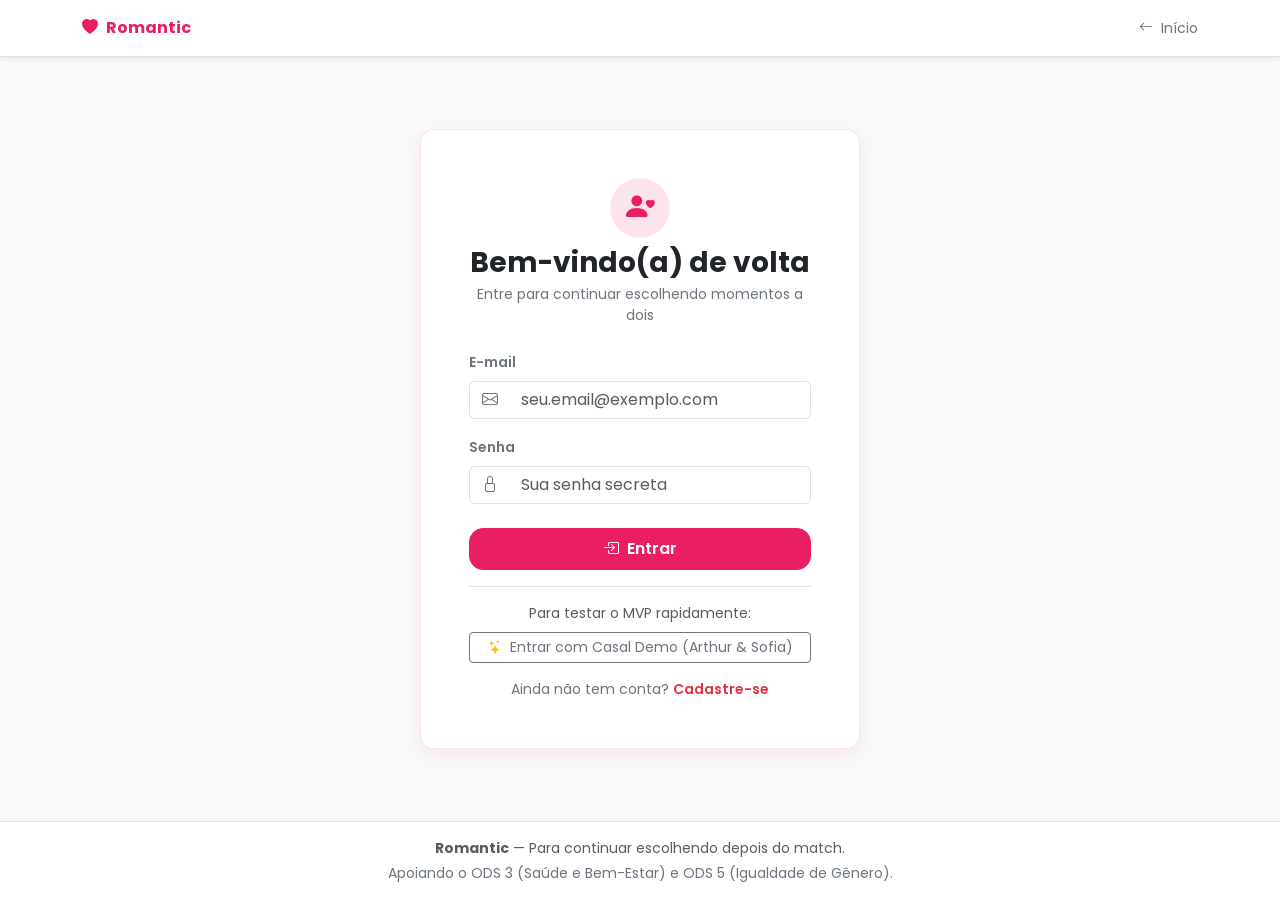
<file: pages/recompensas.html>
<!-- pages/recompensas.html -->
<!DOCTYPE html>
<html lang="pt-BR">
<head>
  <meta charset="UTF-8">
  <meta name="viewport" content="width=device-width, initial-scale=1.0">
  <title>Recompensas — Romantic</title>
  
  <!-- Google Fonts: Poppins -->
  <link rel="preconnect" href="https://fonts.googleapis.com">
  <link rel="preconnect" href="https://fonts.gstatic.com" crossorigin>
  <link href="https://fonts.googleapis.com/css2?family=Poppins:wght@300;400;500;600;700&display=swap" rel="stylesheet">
  
  <!-- Bootstrap 5.3 CSS CDN -->
  <link href="https://cdn.jsdelivr.net/npm/bootstrap@5.3.3/dist/css/bootstrap.min.css" rel="stylesheet">
  <!-- Bootstrap Icons CDN -->
  <link rel="stylesheet" href="https://cdn.jsdelivr.net/npm/bootstrap-icons@1.11.3/font/bootstrap-icons.min.css">
  
  <!-- CSS Base do projeto (caminho estritamente relativo) -->
  <link rel="stylesheet" href="../css/base.css">

  <style>
    :root {
      --romantic-primary: #E91E63;
      --romantic-primary-hover: #D81B60;
      --romantic-bg-soft: #FCE4EC;
      --romantic-points: #F57C00;
      --romantic-success: #2E7D32;
    }

    body {
      font-family: 'Poppins', -apple-system, BlinkMacSystemFont, 'Segoe UI', Roboto, sans-serif;
    }

    /* Foco acessível WCAG AA */
    a:focus-visible, button:focus-visible, input:focus-visible, textarea:focus-visible {
      outline: 3px solid var(--romantic-primary) !important;
      outline-offset: 2px !important;
    }

    .card-romantic {
      border: none;
      border-radius: 16px;
      box-shadow: 0 4px 15px rgba(233, 30, 99, 0.08);
      background-color: #ffffff;
      transition: transform 0.2s ease, box-shadow 0.2s ease;
    }

    .card-romantic:hover {
      box-shadow: 0 6px 20px rgba(233, 30, 99, 0.12);
    }

    .banner-saldo {
      background: linear-gradient(135deg, #FCE4EC 0%, #FFF0F5 100%);
      border: 1px solid rgba(233, 30, 99, 0.2);
      border-radius: 20px;
    }

    .badge-pontos {
      background-color: #FFF3E0;
      color: var(--romantic-points);
      font-size: 0.95rem;
      font-weight: 600;
      border: 1px solid rgba(245, 124, 0, 0.3);
      padding: 0.4em 0.7em;
      border-radius: 10px;
    }

    .badge-resgatada {
      background-color: #E8F5E9;
      color: var(--romantic-success);
      font-size: 0.85rem;
      font-weight: 600;
      border: 1px solid rgba(46, 125, 50, 0.3);
      padding: 0.35em 0.65em;
      border-radius: 8px;
    }

    .btn-romantic {
      background-color: var(--romantic-primary);
      color: #ffffff;
      border: none;
      border-radius: 12px;
      font-weight: 500;
      padding: 0.55rem 1.25rem;
      transition: background-color 0.2s ease;
    }

    .btn-romantic:hover, .btn-romantic:focus {
      background-color: var(--romantic-primary-hover);
      color: #ffffff;
    }

    .btn-bloqueado {
      background-color: #e0e0e0;
      color: #757575;
      border: 1px solid #cccccc;
      border-radius: 12px;
      font-weight: 500;
      cursor: not-allowed;
    }
  </style>
</head>
<body class="d-flex flex-column min-vh-100 bg-light">

  <!-- Container de Cabeçalho (injetado via Layout.montar da equipe) -->
  <div id="app-header"></div>

  <!-- Conteúdo Principal -->
  <main id="app-main" class="container py-4 flex-grow-1">
    
    <!-- Alertas Globais -->
    <div id="alerta-global" class="d-none" role="alert" aria-live="polite"></div>

    <!-- Destaque: Saldo de Pontos do Casal -->
    <section class="banner-saldo p-4 p-md-5 mb-5 shadow-sm" aria-labelledby="titulo-saldo">
      <div class="row align-items-center g-3">
        <div class="col-12 col-md-8">
          <div class="d-flex align-items-center gap-2 mb-2">
            <i class="bi bi-stars text-warning fs-3" aria-hidden="true"></i>
            <span class="text-uppercase tracking-wider fw-bold text-danger small">Economia do Casal</span>
          </div>
          <h1 id="titulo-saldo" class="h3 fw-bold mb-1">Recompensas do Nosso Amor</h1>
          <p class="text-secondary mb-0">
            Troquem os pontos acumulados em atividades concluídas por mimos e momentos especiais combinados entre vocês!
          </p>
        </div>
        <div class="col-12 col-md-4 text-md-end">
          <div class="bg-white p-3 p-md-4 rounded-4 shadow-sm d-inline-block text-center w-100" style="max-width: 280px;">
            <span class="d-block text-muted small fw-semibold text-uppercase">Saldo Disponível</span>
            <div class="d-flex align-items-center justify-content-center gap-2 my-1">
              <i class="bi bi-coin text-warning fs-2" aria-hidden="true"></i>
              <span id="valor-saldo" class="display-6 fw-bold text-dark">0</span>
              <span class="fs-6 fw-bold text-secondary">pts</span>
            </div>
            <div class="small text-muted border-top pt-2 mt-2">
              <span id="valor-acumulado" class="fw-semibold text-dark">0</span> acumulados no total
            </div>
          </div>
        </div>
      </div>
    </section>

    <!-- Formulário: Criar Nova Recompensa -->
    <section class="card-romantic p-4 p-md-4 mb-5" aria-labelledby="titulo-criar">
      <div class="d-flex align-items-center gap-2 mb-3">
        <i class="bi bi-plus-circle-fill text-danger fs-4" aria-hidden="true"></i>
        <h2 id="titulo-criar" class="h4 fw-bold mb-0">Criar Nova Recompensa</h2>
      </div>
      <p class="text-muted small mb-4">
        Cadastrem um combinado carinhoso (ex: massagem, jantar favorito, dia de folga da louça) e definam o custo em pontos.
      </p>

      <form id="form-criar-recompensa" novalidate>
        <div class="row g-3">
          <div class="col-12 col-md-7">
            <label for="titulo-recompensa" class="form-label fw-semibold">
              Título da Recompensa <span class="text-danger" aria-hidden="true">*</span>
            </label>
            <input type="text" class="form-control rounded-3 py-2" id="titulo-recompensa" 
                   placeholder="Ex: Massagem relaxante nos pés por 20 min" required maxlength="100">
            <div class="invalid-feedback">Por favor, informe o título da recompensa.</div>
          </div>

          <div class="col-12 col-md-5">
            <label for="custo-recompensa" class="form-label fw-semibold">
              Custo em Pontos <span class="text-danger" aria-hidden="true">*</span>
            </label>
            <div class="input-group">
              <span class="input-group-text bg-light border-end-0 rounded-start-3 text-warning">
                <i class="bi bi-coin" aria-hidden="true"></i>
              </span>
              <input type="number" class="form-control rounded-end-3 py-2" id="custo-recompensa" 
                     placeholder="Ex: 100" min="1" step="1" required>
              <div class="invalid-feedback">Informe um custo positivo maior que zero.</div>
            </div>
          </div>

          <div class="col-12">
            <label for="descricao-recompensa" class="form-label fw-semibold">
              Descrição ou Detalhes (Opcional)
            </label>
            <textarea class="form-control rounded-3" id="descricao-recompensa" rows="2" 
                      placeholder="Ex: Válido para qualquer noite da semana, com óleo aromático e luz de velas." maxlength="300"></textarea>
          </div>

          <div class="col-12 text-end pt-2">
            <button type="submit" class="btn btn-romantic px-4 py-2" id="btn-submit-recompensa">
              <i class="bi bi-gift-fill me-2" aria-hidden="true"></i>Cadastrar Recompensa
            </button>
          </div>
        </div>
      </form>
    </section>

    <!-- Lista: Recompensas Disponíveis -->
    <section class="mb-5" aria-labelledby="titulo-disponiveis">
      <div class="d-flex justify-content-between align-items-center mb-3">
        <h2 id="titulo-disponiveis" class="h4 fw-bold mb-0">
          <i class="bi bi-bag-heart me-2 text-danger" aria-hidden="true"></i>Recompensas Disponíveis
        </h2>
        <span id="badge-total-disponiveis" class="badge rounded-pill bg-light text-dark border px-3 py-2">
          0 disponíveis
        </span>
      </div>

      <div id="lista-disponiveis" class="row g-3" aria-live="polite">
        <!-- Injetado dinamicamente via JS -->
      </div>
    </section>

    <!-- Lista: Recompensas Já Resgatadas -->
    <section class="mb-5" aria-labelledby="titulo-resgatadas">
      <div class="d-flex justify-content-between align-items-center mb-3">
        <h2 id="titulo-resgatadas" class="h4 fw-bold mb-0">
          <i class="bi bi-check-circle-fill me-2 text-success" aria-hidden="true"></i>Histórico de Resgates
        </h2>
        <span id="badge-total-resgatadas" class="badge rounded-pill bg-light text-dark border px-3 py-2">
          0 resgatadas
        </span>
      </div>

      <div id="lista-resgatadas" class="row g-3" aria-live="polite">
        <!-- Injetado dinamicamente via JS -->
      </div>
    </section>

  </main>

  <!-- Container de Rodapé (injetado via Layout.montar da equipe) -->
  <div id="app-footer"></div>

  <!-- Modal de Confirmação de Resgate -->
  <div class="modal fade" id="modalConfirmarResgate" tabindex="-1" aria-labelledby="modalResgateLabel" aria-hidden="true">
    <div class="modal-dialog modal-dialog-centered">
      <div class="modal-content border-0 rounded-4 shadow">
        <div class="modal-header border-0 pb-0">
          <h1 class="modal-title fs-5 fw-bold" id="modalResgateLabel">Confirmar Resgate</h1>
          <button type="button" class="btn-close" data-bs-dismiss="modal" aria-label="Fechar"></button>
        </div>
        <div class="modal-body py-4">
          <p class="mb-2">Você está prestes a resgatar a seguinte recompensa:</p>
          <div class="p-3 bg-light rounded-3 border mb-3">
            <h6 id="modal-recompensa-titulo" class="fw-bold mb-1 text-danger"></h6>
            <p id="modal-recompensa-desc" class="small text-muted mb-2"></p>
            <span class="badge-pontos">
              <i class="bi bi-coin me-1" aria-hidden="true"></i>Custo: <span id="modal-recompensa-custo"></span> pts
            </span>
          </div>
          <p class="small text-muted mb-0">
            O valor será debitado imediatamente do saldo de pontos do casal. Confirmar?
          </p>
        </div>
        <div class="modal-footer border-0 pt-0">
          <button type="button" class="btn btn-outline-secondary rounded-3 px-3" data-bs-dismiss="modal">Cancelar</button>
          <button type="button" class="btn btn-romantic px-4" id="btn-confirmar-resgate-final">
            Sim, Resgatar!
          </button>
        </div>
      </div>
    </div>
  </div>

  <!-- Scripts: Bootstrap Bundle CDN -->
  <script src="https://cdn.jsdelivr.net/npm/bootstrap@5.3.3/dist/js/bootstrap.bundle.min.js"></script>

  <!-- Módulos do Sistema (caminhos estritamente relativos, sem barra inicial) -->
  <script src="../js/storage.js"></script>
  <script src="../js/auth.js"></script>
  <script src="../js/casal.js"></script>
  <script src="../js/pontuacao.js"></script>
  <script src="../js/recompensas.js"></script>
  <script src="../js/layout.js"></script>

  <!-- Lógica da Página de Recompensas -->
  <script>
    (function () {
      "use strict";

      let modalResgateInstance = null;
      let recompensaIdParaResgate = null;

      document.addEventListener("DOMContentLoaded", function () {
        // Aplica RN01: Exige login ativo
        if (typeof Auth !== 'undefined' && typeof Auth.exigirLogin === 'function') {
          Auth.exigirLogin('login.html');
        }

        // Aplica montagem do Layout compartilhado da equipe
        if (typeof Layout !== 'undefined' && typeof Layout.montar === 'function') {
          Layout.montar({ paginaAtiva: 'recompensas' });
        }

        const usuario = window.Auth ? window.Auth.usuarioAtual() : null;
        if (!usuario) {
          return;
        }

        // Aplica RN02: Verifica se possui casal vinculado
        const casal = window.Casal ? window.Casal.casalAtual() : null;
        if (!casal) {
          exibirAlerta(
            "Você precisa vincular seu parceiro(a) antes de acessar as recompensas! <a href='vinculo.html' class='alert-link fw-bold'>Clique aqui para enviar ou aceitar um convite</a>.",
            "warning",
            false
          );
          const btnSubmit = document.getElementById("btn-submit-recompensa");
          if (btnSubmit) btnSubmit.disabled = true;
          return;
        }

        // Inicializa o modal Bootstrap
        const modalEl = document.getElementById("modalConfirmarResgate");
        if (modalEl && window.bootstrap) {
          modalResgateInstance = new window.bootstrap.Modal(modalEl);
        }

        // Formulário de Cadastro de Recompensa
        const formCriar = document.getElementById("form-criar-recompensa");
        if (formCriar) {
          formCriar.addEventListener("submit", function (e) {
            e.preventDefault();
            criarRecompensaHandler();
          });
        }

        // Botão de confirmação de resgate no Modal
        const btnConfirmarFinal = document.getElementById("btn-confirmar-resgate-final");
        if (btnConfirmarFinal) {
          btnConfirmarFinal.addEventListener("click", function () {
            if (recompensaIdParaResgate) {
              efetuarResgate(recompensaIdParaResgate);
            }
          });
        }

        // Renderiza conteúdo inicial
        atualizarTela();
      });

      function atualizarTela() {
        let saldo = 0;
        let acumulado = 0;
        if (window.Pontuacao) {
          saldo = typeof window.Pontuacao.total === "function" ? window.Pontuacao.total() : 0;
          acumulado = typeof window.Pontuacao.acumulado === "function" ? window.Pontuacao.acumulado() : 0;
        }

        const elSaldo = document.getElementById("valor-saldo");
        const elAcumulado = document.getElementById("valor-acumulado");
        if (elSaldo) elSaldo.textContent = saldo;
        if (elAcumulado) elAcumulado.textContent = acumulado;

        let todasRecompensas = [];
        try {
          if (window.Recompensas && typeof window.Recompensas.listar === "function") {
            todasRecompensas = window.Recompensas.listar();
          }
        } catch (erro) {
          console.error("Erro ao listar recompensas:", erro);
        }

        const disponiveis = todasRecompensas.filter(r => r.status === "DISPONIVEL");
        const resgatadas = todasRecompensas.filter(r => r.status === "RESGATADA");

        renderizarDisponiveis(disponiveis, saldo);
        renderizarResgatadas(resgatadas);
      }

      function renderizarDisponiveis(itens, saldo) {
        const container = document.getElementById("lista-disponiveis");
        const badgeTotal = document.getElementById("badge-total-disponiveis");
        if (!container) return;

        if (badgeTotal) {
          badgeTotal.textContent = `${itens.length} disponível${itens.length === 1 ? "" : "s"}`;
        }

        if (itens.length === 0) {
          container.innerHTML = `
            <div class="col-12">
              <div class="card-romantic p-4 text-center text-muted">
                <i class="bi bi-gift fs-1 text-danger mb-2 d-block" aria-hidden="true"></i>
                <p class="fw-semibold mb-1">Nenhuma recompensa disponível no momento.</p>
                <p class="small mb-0">Usem o formulário acima para criar ideias de agrados e mimos para resgatar!</p>
              </div>
            </div>
          `;
          return;
        }

        let html = "";
        itens.forEach(function (rec) {
          const podeResgatar = saldo >= rec.custo;
          const diferenca = rec.custo - saldo;

          html += `
            <div class="col-12 col-md-6 col-lg-4">
              <article class="card-romantic h-100 p-4 d-flex flex-column justify-content-between">
                <div>
                  <div class="d-flex justify-content-between align-items-start gap-2 mb-2">
                    <h3 class="h5 fw-bold mb-0 text-dark">${escaparHtml(rec.titulo)}</h3>
                    <span class="badge-pontos flex-shrink-0">
                      <i class="bi bi-coin me-1" aria-hidden="true"></i>${rec.custo} pts
                    </span>
                  </div>
                  <p class="text-secondary small mb-3">
                    ${rec.descricao ? escaparHtml(rec.descricao) : "Sem descrição detalhada."}
                  </p>
                </div>
                <div class="pt-3 border-top mt-2">
                  ${
                    podeResgatar
                      ? `<button type="button" class="btn btn-romantic w-100 btn-abrir-resgate" data-id="${rec.id}" data-titulo="${escaparHtml(rec.titulo)}" data-custo="${rec.custo}" data-desc="${escaparHtml(rec.descricao || '')}">
                           <i class="bi bi-check2-circle me-1" aria-hidden="true"></i>Resgatar
                         </button>`
                      : `<button type="button" class="btn btn-bloqueado w-100" disabled aria-disabled="true">
                           <i class="bi bi-lock-fill me-1" aria-hidden="true"></i>Faltam ${diferenca} pontos
                         </button>`
                  }
                </div>
              </article>
            </div>
          `;
        });

        container.innerHTML = html;

        const botoesResgatar = container.querySelectorAll(".btn-abrir-resgate");
        botoesResgatar.forEach(function (btn) {
          btn.addEventListener("click", function () {
            abrirModalResgate(
              btn.getAttribute("data-id"),
              btn.getAttribute("data-titulo"),
              btn.getAttribute("data-custo"),
              btn.getAttribute("data-desc")
            );
          });
        });
      }

      function renderizarResgatadas(itens) {
        const container = document.getElementById("lista-resgatadas");
        const badgeTotal = document.getElementById("badge-total-resgatadas");
        if (!container) return;

        if (badgeTotal) {
          badgeTotal.textContent = `${itens.length} resgatada${itens.length === 1 ? "" : "s"}`;
        }

        if (itens.length === 0) {
          container.innerHTML = `
            <div class="col-12">
              <div class="card-romantic p-4 text-center text-muted">
                <i class="bi bi-award fs-1 text-secondary mb-2 d-block" aria-hidden="true"></i>
                <p class="fw-semibold mb-1">Nenhuma recompensa resgatada ainda.</p>
                <p class="small mb-0">Concluam desafios juntos para somar pontos e aproveitar os mimos do casal!</p>
              </div>
            </div>
          `;
          return;
        }

        const ordenadas = [...itens].sort((a, b) => new Date(b.resgatadaEm || 0) - new Date(a.resgatadaEm || 0));

        let html = "";
        ordenadas.forEach(function (rec) {
          const dataFormatada = rec.resgatadaEm 
            ? new Date(rec.resgatadaEm).toLocaleDateString("pt-BR", { day: "2-digit", month: "2-digit", year: "numeric", hour: "2-digit", minute: "2-digit" })
            : "Data não registrada";

          html += `
            <div class="col-12 col-md-6 col-lg-4">
              <article class="card-romantic h-100 p-4 border-start border-4 border-success d-flex flex-column justify-content-between">
                <div>
                  <div class="d-flex justify-content-between align-items-start gap-2 mb-2">
                    <h3 class="h5 fw-bold mb-0 text-dark">${escaparHtml(rec.titulo)}</h3>
                    <span class="badge-resgatada flex-shrink-0">
                      <i class="bi bi-check-all me-1" aria-hidden="true"></i>Resgatada
                    </span>
                  </div>
                  <p class="text-secondary small mb-3">
                    ${rec.descricao ? escaparHtml(rec.descricao) : "Sem descrição detalhada."}
                  </p>
                </div>
                <div class="pt-2 border-top mt-2 d-flex justify-content-between align-items-center text-muted small">
                  <span><i class="bi bi-calendar3 me-1" aria-hidden="true"></i>${dataFormatada}</span>
                  <span class="fw-bold text-dark"><i class="bi bi-coin text-warning me-1" aria-hidden="true"></i>${rec.custo} pts</span>
                </div>
              </article>
            </div>
          `;
        });

        container.innerHTML = html;
      }

      function criarRecompensaHandler() {
        const inputTitulo = document.getElementById("titulo-recompensa");
        const inputCusto = document.getElementById("custo-recompensa");
        const inputDesc = document.getElementById("descricao-recompensa");

        const titulo = inputTitulo.value.trim();
        const custo = Number(inputCusto.value);
        const descricao = inputDesc.value.trim();

        if (!titulo) {
          inputTitulo.classList.add("is-invalid");
          inputTitulo.focus();
          return;
        } else {
          inputTitulo.classList.remove("is-invalid");
        }

        if (!custo || isNaN(custo) || custo <= 0) {
          inputCusto.classList.add("is-invalid");
          inputCusto.focus();
          return;
        } else {
          inputCusto.classList.remove("is-invalid");
        }

        try {
          window.Recompensas.criar({ titulo, descricao, custo });
          exibirAlerta("Recompensa cadastrada com sucesso! Já está disponível para resgate.", "success");
          inputTitulo.value = "";
          inputCusto.value = "";
          inputDesc.value = "";
          atualizarTela();
        } catch (erro) {
          exibirAlerta(erro.mensagem || erro.message || "Erro ao cadastrar recompensa.", "danger");
        }
      }

      function abrirModalResgate(id, titulo, custo, desc) {
        recompensaIdParaResgate = id;
        const elTitulo = document.getElementById("modal-recompensa-titulo");
        const elCusto = document.getElementById("modal-recompensa-custo");
        const elDesc = document.getElementById("modal-recompensa-desc");

        if (elTitulo) elTitulo.textContent = titulo;
        if (elCusto) elCusto.textContent = custo;
        if (elDesc) elDesc.textContent = desc || "Sem detalhes adicionais.";

        if (modalResgateInstance) {
          modalResgateInstance.show();
        } else {
          if (confirm(`Deseja resgatar "${titulo}" por ${custo} pontos?`)) {
            efetuarResgate(id);
          }
        }
      }

      function efetuarResgate(id) {
        try {
          const resgatada = window.Recompensas.resgatar(id);
          if (modalResgateInstance) {
            modalResgateInstance.hide();
          }
          exibirAlerta(`Parabéns! Recompensa "${resgatada.titulo}" resgatada com sucesso! Aproveitem o momento a dois ❤️`, "success");
          recompensaIdParaResgate = null;
          atualizarTela();
        } catch (erro) {
          if (modalResgateInstance) {
            modalResgateInstance.hide();
          }
          exibirAlerta(erro.mensagem || erro.message || "Erro ao resgatar recompensa.", "danger");
        }
      }

      function exibirAlerta(mensagem, tipo = "info", autoHide = true) {
        const alertaEl = document.getElementById("alerta-global");
        if (!alertaEl) return;

        alertaEl.className = `alert alert-${tipo} alert-dismissible fade show rounded-3 shadow-sm mb-4`;
        alertaEl.innerHTML = `
          <div class="d-flex align-items-center justify-content-between">
            <div>${mensagem}</div>
            <button type="button" class="btn-close" data-bs-dismiss="alert" aria-label="Fechar"></button>
          </div>
        `;
        alertaEl.classList.remove("d-none");

        if (autoHide) {
          setTimeout(function () {
            alertaEl.classList.add("d-none");
          }, 6000);
        }
      }

      function escaparHtml(texto) {
        if (!texto) return "";
        return String(texto)
          .replace(/&/g, "&amp;")
          .replace(/</g, "&lt;")
          .replace(/>/g, "&gt;")
          .replace(/"/g, "&quot;")
          .replace(/'/g, "&#039;");
      }

    })();
  </script>
</body>
</html>
</file>
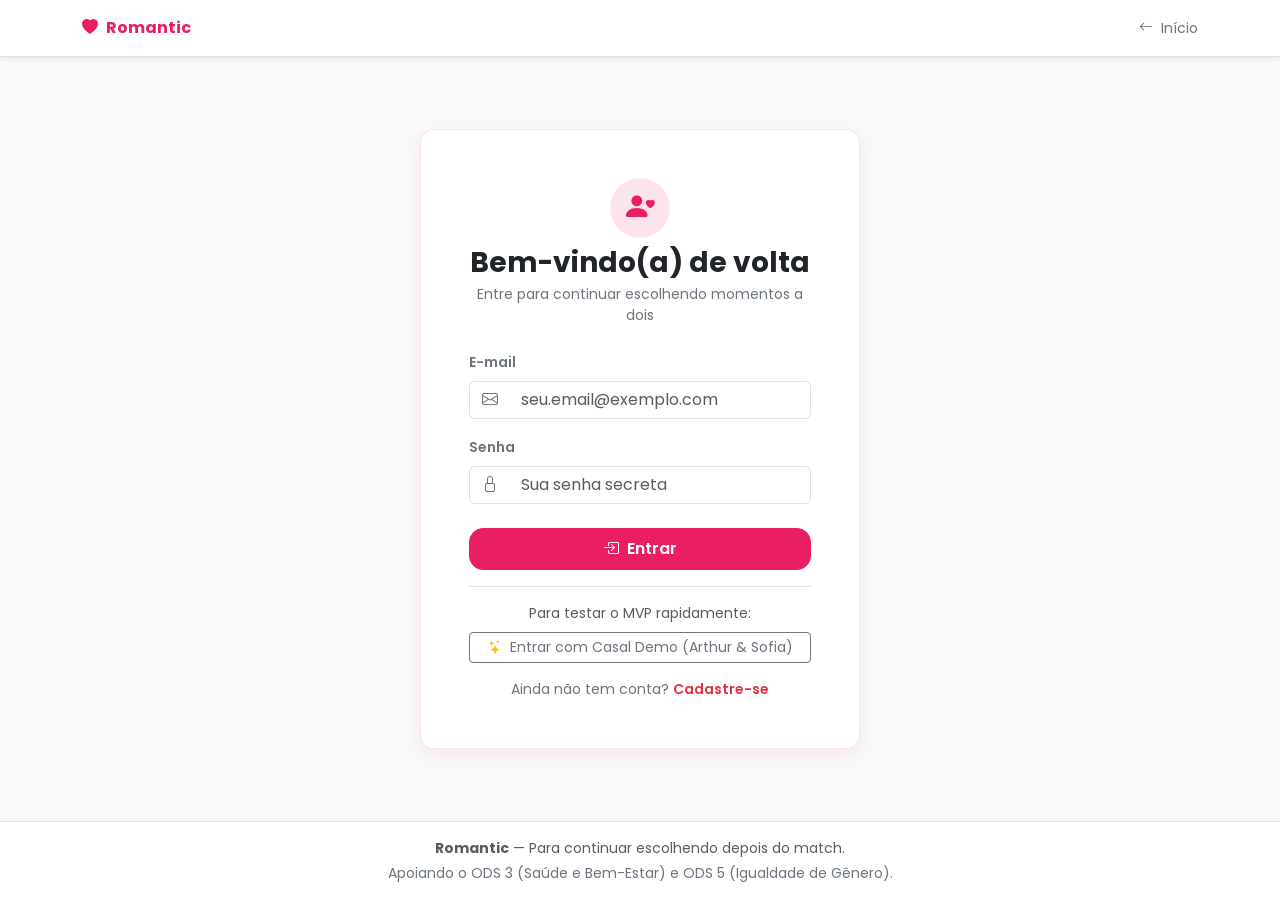
<file: pages/vinculo.html>
<!DOCTYPE html>
<!--
  Arquivo: pages/vinculo.html
  Dono: Unidade 1 (Casal / Vínculo)
  Contrato / Propósito:
  - Tela restrita (RN01) de conexão do casal.
  - Permite convidar o parceiro por e-mail (Casal.convidar), visualizar e responder convites recebidos (Casal.aceitarConvite / Casal.recusarConvite).
  - Garante RN02 (1 casal por usuário) e RN08 (proibido auto-convite ou convidar usuário já em casal).
-->
<html lang="pt-BR">
<head>
  <meta charset="UTF-8">
  <meta name="viewport" content="width=device-width, initial-scale=1.0">
  <title>Vínculo do Casal — Romantic</title>
  <link rel="preconnect" href="https://fonts.googleapis.com">
  <link rel="preconnect" href="https://fonts.gstatic.com" crossorigin>
  <link href="https://fonts.googleapis.com/css2?family=Poppins:wght@300;400;500;600;700&display=swap" rel="stylesheet">
  <link href="https://cdn.jsdelivr.net/npm/bootstrap@5.3.3/dist/css/bootstrap.min.css" rel="stylesheet">
  <link rel="stylesheet" href="https://cdn.jsdelivr.net/npm/bootstrap-icons@1.11.3/font/bootstrap-icons.min.css">
  <link rel="stylesheet" href="../css/base.css">
</head>
<body class="d-flex flex-column min-vh-100 bg-light">

  <div id="app-header"></div>

  <main id="app-main" class="container py-4 flex-grow-1">
    <!-- Gerenciador de convites e vínculo será implementado na Unidade 1 -->
  </main>

  <div id="app-footer"></div>

  <script src="https://cdn.jsdelivr.net/npm/bootstrap@5.3.3/dist/js/bootstrap.bundle.min.js"></script>
  <script src="../js/storage.js"></script>
  <script src="../js/auth.js"></script>
  <script src="../js/casal.js"></script>
  <script src="../js/layout.js"></script>
  <script>
    document.addEventListener('DOMContentLoaded', () => {
      if (typeof Auth !== 'undefined' && typeof Auth.exigirLogin === 'function') {
        Auth.exigirLogin('login.html');
      }
      if (typeof Layout !== 'undefined' && typeof Layout.montar === 'function') {
        Layout.montar({ paginaAtiva: 'vinculo' });
      }
    });
  </script>
</body>
</html>
</file>
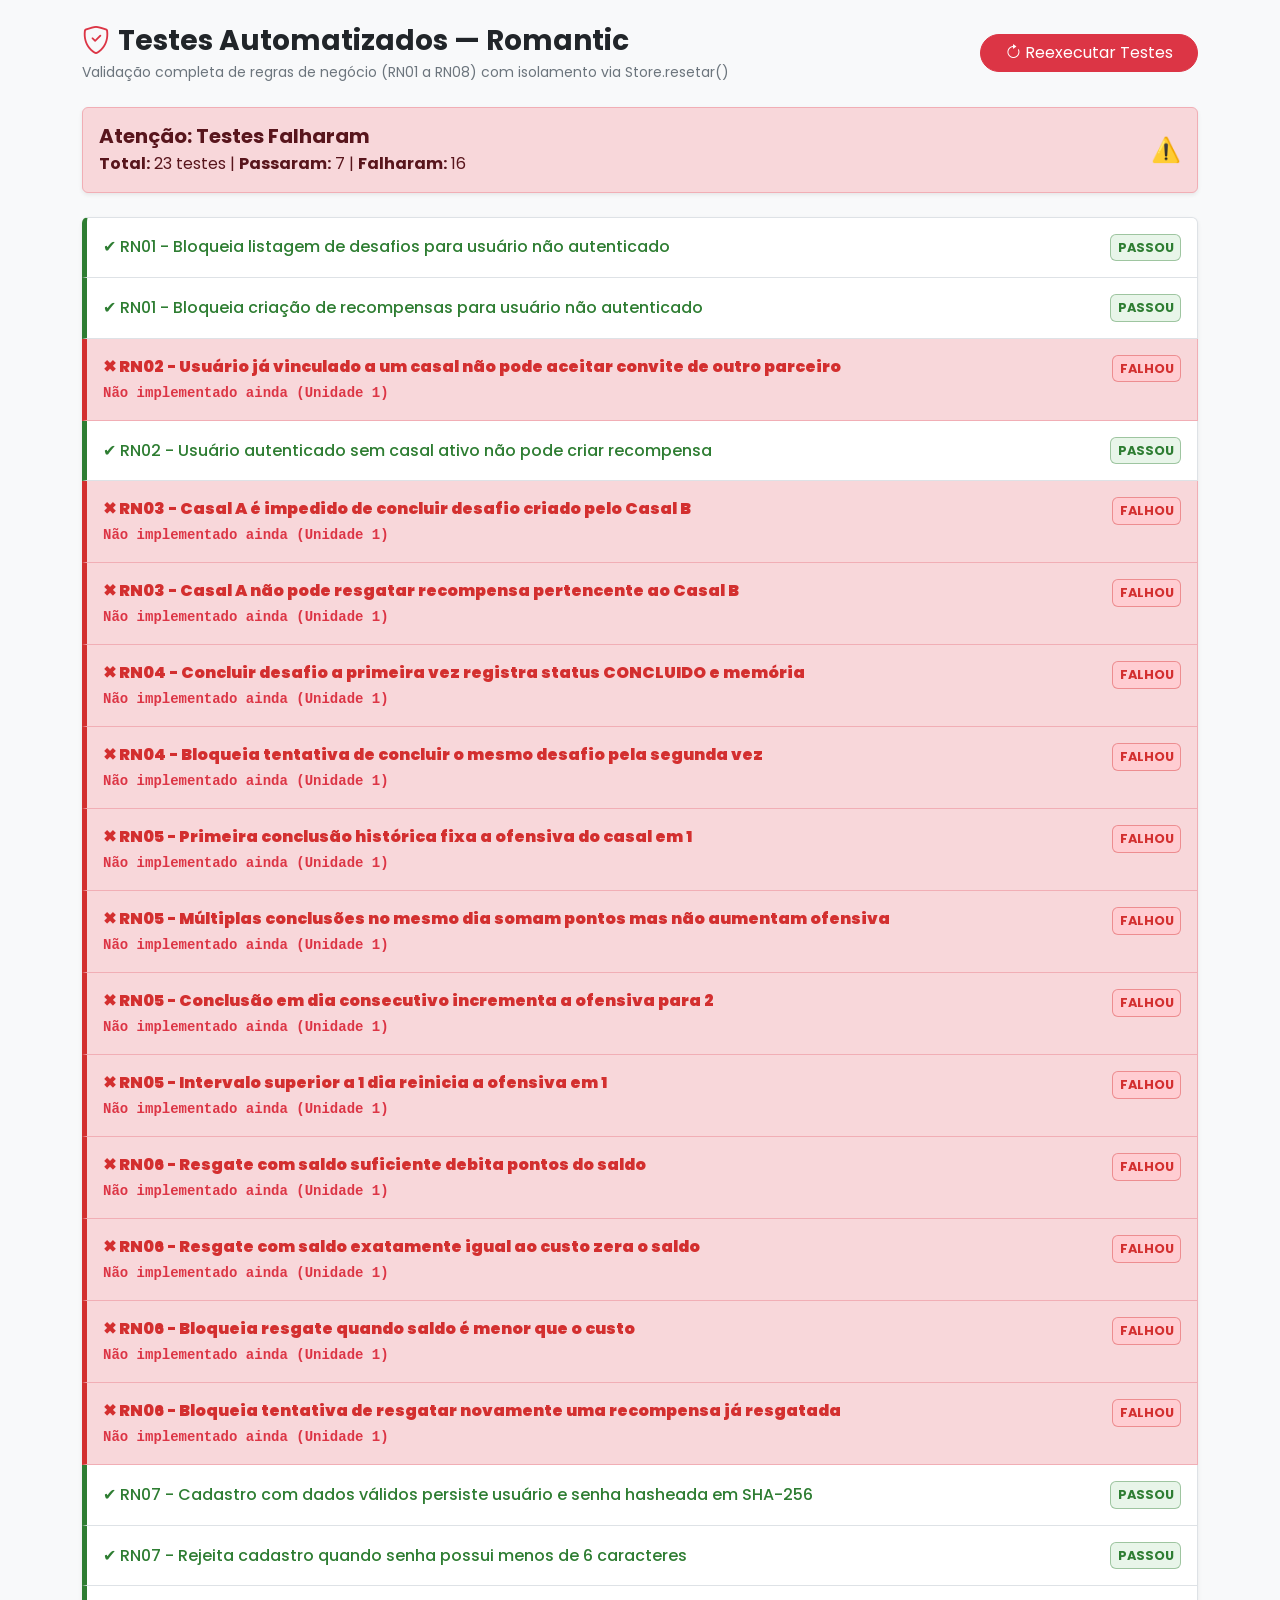
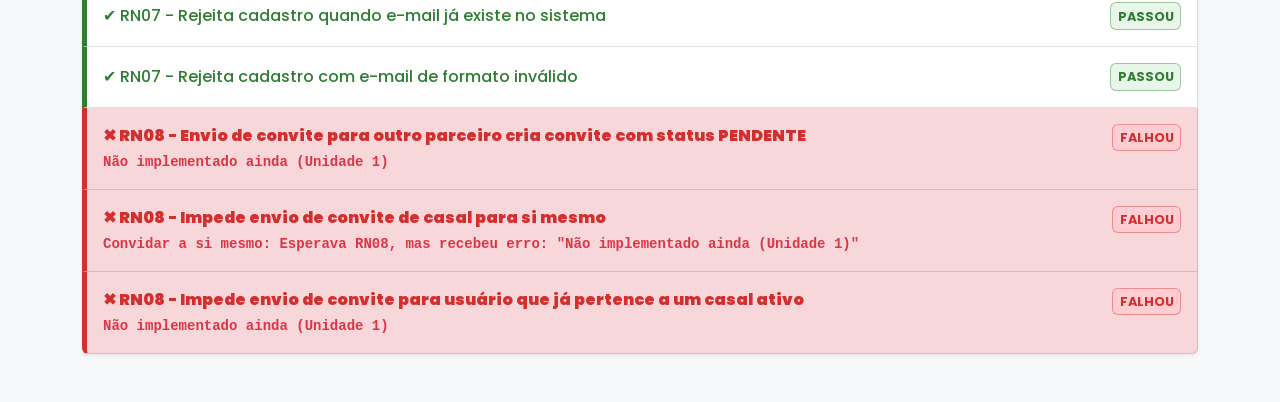
<file: tests/tests.html>
<!-- tests/tests.html -->
<!DOCTYPE html>
<html lang="pt-BR">
<head>
  <meta charset="UTF-8">
  <meta name="viewport" content="width=device-width, initial-scale=1.0">
  <title>Testes Automatizados — Romantic</title>

  <!-- Google Fonts: Poppins -->
  <link rel="preconnect" href="https://fonts.googleapis.com">
  <link rel="preconnect" href="https://fonts.gstatic.com" crossorigin>
  <link href="https://fonts.googleapis.com/css2?family=Poppins:wght@300;400;500;600;700&display=swap" rel="stylesheet">

  <!-- Bootstrap 5.3 CSS CDN -->
  <link href="https://cdn.jsdelivr.net/npm/bootstrap@5.3.3/dist/css/bootstrap.min.css" rel="stylesheet">
  <!-- Bootstrap Icons CDN -->
  <link rel="stylesheet" href="https://cdn.jsdelivr.net/npm/bootstrap-icons@1.11.3/font/bootstrap-icons.min.css">

  <style>
    :root {
      --romantic-primary: #E91E63;
      --romantic-pass: #2E7D32;
      --romantic-fail: #D32F2F;
    }

    body {
      font-family: 'Poppins', -apple-system, BlinkMacSystemFont, 'Segoe UI', Roboto, sans-serif;
    }

    .teste-passou {
      color: var(--romantic-pass);
      font-weight: 500;
      border-left: 5px solid var(--romantic-pass) !important;
    }

    .teste-falhou {
      color: var(--romantic-fail);
      font-weight: 600;
      border-left: 5px solid var(--romantic-fail) !important;
    }

    .badge-status-pass {
      background-color: #E8F5E9;
      color: var(--romantic-pass);
      font-weight: 700;
      border: 1px solid rgba(46, 125, 50, 0.4);
      border-radius: 6px;
      padding: 0.25em 0.5em;
      font-size: 0.8rem;
    }

    .badge-status-fail {
      background-color: #FFCDD2;
      color: var(--romantic-fail);
      font-weight: 700;
      border: 1px solid rgba(211, 47, 47, 0.4);
      border-radius: 6px;
      padding: 0.25em 0.5em;
      font-size: 0.8rem;
    }
  </style>
</head>
<body class="bg-light py-4">

  <main class="container">
    <div class="d-flex flex-wrap justify-content-between align-items-center mb-4 gap-3">
      <div>
        <h1 class="h3 fw-bold mb-1">
          <i class="bi bi-shield-check text-danger me-2" aria-hidden="true"></i>Testes Automatizados — Romantic
        </h1>
        <p class="text-secondary small mb-0">Validação completa de regras de negócio (RN01 a RN08) com isolamento via Store.resetar()</p>
      </div>
      <button id="btn-reexecutar" class="btn btn-danger rounded-pill px-4" onclick="TestRunner.executar()">
        <i class="bi bi-arrow-clockwise me-1" aria-hidden="true"></i>Reexecutar Testes
      </button>
    </div>

    <!-- Painel de Resumo (ID padrão da equipe) -->
    <div id="test-summary" aria-live="polite"></div>

    <!-- Lista de Resultados (ID padrão da equipe) -->
    <div id="test-results" class="list-group shadow-sm mb-4" aria-live="polite"></div>
  </main>

  <!-- Módulos do Romantic -->
  <script src="../js/storage.js"></script>
  <script src="../js/auth.js"></script>
  <script src="../js/casal.js"></script>
  <script src="../js/dados-ideias.js"></script>
  <script src="../js/ideias.js"></script>
  <script src="../js/desafios.js"></script>
  <script src="../js/pontuacao.js"></script>
  <script src="../js/recompensas.js"></script>

  <!-- Runner de Testes Expandido para a Unidade 4 -->
  <script>
    // Micro-runner de testes expandido para a Unidade 4
    const TestRunner = {
      testes: [],
      passaram: 0,
      falharam: 0,

      registrar(nome, fn) {
        this.testes.push({ nome, fn });
      },

      async executar() {
        const resultsEl = document.getElementById('test-results');
        const summaryEl = document.getElementById('test-summary');
        if (!resultsEl || !summaryEl) return;

        resultsEl.innerHTML = '';
        this.passaram = 0;
        this.falharam = 0;

        summaryEl.className = 'alert alert-info mb-4';
        summaryEl.innerHTML = '<strong>Executando suíte de testes...</strong>';

        for (const t of this.testes) {
          // Garante isolamento estrito com Store limpo antes de cada teste
          if (window.Store && typeof window.Store.resetar === 'function') {
            window.Store.resetar();
          }

          try {
            await t.fn();
            this.passaram++;
            resultsEl.innerHTML += `
              <div class="list-group-item list-group-item-action teste-passou d-flex justify-content-between align-items-center py-3">
                <span>✔ ${escapar(t.nome)}</span>
                <span class="badge-status-pass">PASSOU</span>
              </div>
            `;
          } catch (e) {
            this.falharam++;
            resultsEl.innerHTML += `
              <div class="list-group-item list-group-item-action list-group-item-danger teste-falhou d-flex justify-content-between align-items-start py-3">
                <div>
                  <strong>✖ ${escapar(t.nome)}</strong>
                  <div class="small mt-1 text-danger font-monospace">${escapar(e.message || String(e))}</div>
                </div>
                <span class="badge-status-fail">FALHOU</span>
              </div>
            `;
          }
        }

        const total = this.passaram + this.falharam;
        summaryEl.className = this.falharam === 0 ? 'alert alert-success mb-4 shadow-sm' : 'alert alert-danger mb-4 shadow-sm';
        summaryEl.innerHTML = `
          <div class="d-flex justify-content-between align-items-center">
            <div>
              <h5 class="alert-heading mb-1 fw-bold">${this.falharam === 0 ? 'Sucesso Total!' : 'Atenção: Testes Falharam'}</h5>
              <span><strong>Total:</strong> ${total} testes | <strong>Passaram:</strong> ${this.passaram} | <strong>Falharam:</strong> ${this.falharam}</span>
            </div>
            <span class="fs-4">${this.falharam === 0 ? '🎉 100%' : '⚠️'}</span>
          </div>
        `;
      }
    };

    // Apelido para a função teste(nome, fn)
    const teste = (nome, fn) => TestRunner.registrar(nome, fn);

    function assert(condicao, mensagem) {
      if (!condicao) throw new Error(mensagem || "Falha na asserção");
    }

    function assertEqual(atual, esperado, mensagem) {
      if (atual !== esperado) {
        throw new Error(`${mensagem || "AssertEqual falhou"}: esperado [${esperado}], recebido [${atual}]`);
      }
    }

    async function assertRejeita(fn, codigoRegraEsperado, mensagemDescritiva) {
      let disparou = false;
      try {
        await fn();
      } catch (erro) {
        disparou = true;
        const regraObtida = erro.regra || (erro.message && erro.message.includes(codigoRegraEsperado) ? codigoRegraEsperado : null);
        if (regraObtida !== codigoRegraEsperado) {
          throw new Error(`${mensagemDescritiva || "Falha de regra"}: Esperava ${codigoRegraEsperado}, mas recebeu erro: "${erro.message}"`);
        }
      }
      if (!disparou) {
        throw new Error(`${mensagemDescritiva || "Falha de regra"}: A operação deveria ser rejeitada com ${codigoRegraEsperado}`);
      }
    }

    function escapar(txt) {
      return String(txt || "").replace(/&/g, "&amp;").replace(/</g, "&lt;").replace(/>/g, "&gt;");
    }

    // ==========================================
    // GRUPO RN01: Acesso Restrito
    // ==========================================
    // Aplica RN01: Bloqueia listagem de desafios para anônimos
    teste("RN01 - Bloqueia listagem de desafios para usuário não autenticado", async () => {
      await assertRejeita(async () => {
        window.Desafios.listar();
      }, "RN01", "Listar desafios sem login");
    });

    // Aplica RN01: Bloqueia criação de recompensas para anônimos
    teste("RN01 - Bloqueia criação de recompensas para usuário não autenticado", async () => {
      await assertRejeita(async () => {
        window.Recompensas.criar({ titulo: "Jantar", custo: 50 });
      }, "RN01", "Criar recompensa sem login");
    });

    // ==========================================
    // GRUPO RN02: Exclusividade do Casal
    // ==========================================
    // Aplica RN02: Usuário já em casal não pode aceitar outro convite
    teste("RN02 - Usuário já vinculado a um casal não pode aceitar convite de outro parceiro", async () => {
      const u1 = await window.Auth.cadastrar({ nome: "Lia", email: "lia@teste.com", senha: "senha123" });
      const u2 = await window.Auth.cadastrar({ nome: "Leo", email: "leo@teste.com", senha: "senha123" });
      await window.Auth.login("lia@teste.com", "senha123");
      const c1 = window.Casal.convidar("leo@teste.com");
      await window.Auth.login("leo@teste.com", "senha123");
      window.Casal.aceitarConvite(c1.id);

      const u3 = await window.Auth.cadastrar({ nome: "Max", email: "max@teste.com", senha: "senha123" });
      await window.Auth.login("lia@teste.com", "senha123");
      const estado = window.Store.ler();
      const conviteMax = {
        id: window.Store.novoId(),
        deUsuarioId: u3.id,
        paraEmail: "lia@teste.com",
        status: "PENDENTE",
        criadoEm: new Date().toISOString()
      };
      estado.convites.push(conviteMax);
      window.Store.salvar(estado);

      await assertRejeita(async () => {
        window.Casal.aceitarConvite(conviteMax.id);
      }, "RN02", "Aceitar segundo casal");
    });

    // Aplica RN02: Usuário sem casal não pode criar recompensa
    teste("RN02 - Usuário autenticado sem casal ativo não pode criar recompensa", async () => {
      await window.Auth.cadastrar({ nome: "Solteiro", email: "solteiro@teste.com", senha: "senha123" });
      await assertRejeita(async () => {
        window.Recompensas.criar({ titulo: "Café", custo: 30 });
      }, "RN02", "Criar recompensa sem casal");
    });

    // ==========================================
    // GRUPO RN03: Isolamento de Dados do Casal
    // ==========================================
    // Aplica RN03: Desafio de outro casal não pode ser concluído
    teste("RN03 - Casal A é impedido de concluir desafio criado pelo Casal B", async () => {
      const b1 = await window.Auth.cadastrar({ nome: "B1", email: "b1@teste.com", senha: "senha123" });
      const b2 = await window.Auth.cadastrar({ nome: "B2", email: "b2@teste.com", senha: "senha123" });
      await window.Auth.login("b1@teste.com", "senha123");
      const cB = window.Casal.convidar("b2@teste.com");
      await window.Auth.login("b2@teste.com", "senha123");
      window.Casal.aceitarConvite(cB.id);
      const desafioB = window.Desafios.aceitar("ideia-01", "Desafio B", 50);

      const a1 = await window.Auth.cadastrar({ nome: "A1", email: "a1@teste.com", senha: "senha123" });
      const a2 = await window.Auth.cadastrar({ nome: "A2", email: "a2@teste.com", senha: "senha123" });
      await window.Auth.login("a1@teste.com", "senha123");
      const cA = window.Casal.convidar("a2@teste.com");
      await window.Auth.login("a2@teste.com", "senha123");
      window.Casal.aceitarConvite(cA.id);

      await assertRejeita(async () => {
        window.Desafios.concluir(desafioB.id);
      }, "RN03", "Concluir desafio de outro casal");
    });

    // Aplica RN03: Recompensa de outro casal não pode ser resgatada
    teste("RN03 - Casal A não pode resgatar recompensa pertencente ao Casal B", async () => {
      const b1 = await window.Auth.cadastrar({ nome: "B1", email: "b1@teste.com", senha: "senha123" });
      const b2 = await window.Auth.cadastrar({ nome: "B2", email: "b2@teste.com", senha: "senha123" });
      await window.Auth.login("b1@teste.com", "senha123");
      const cB = window.Casal.convidar("b2@teste.com");
      await window.Auth.login("b2@teste.com", "senha123");
      window.Casal.aceitarConvite(cB.id);
      const recB = window.Recompensas.criar({ titulo: "Mimo B", custo: 20 });

      const a1 = await window.Auth.cadastrar({ nome: "A1", email: "a1@teste.com", senha: "senha123" });
      const a2 = await window.Auth.cadastrar({ nome: "A2", email: "a2@teste.com", senha: "senha123" });
      await window.Auth.login("a1@teste.com", "senha123");
      const cA = window.Casal.convidar("a2@teste.com");
      await window.Auth.login("a2@teste.com", "senha123");
      window.Casal.aceitarConvite(cA.id);

      await assertRejeita(async () => {
        window.Recompensas.resgatar(recB.id);
      }, "RN03", "Resgatar recompensa de outro casal");
    });

    // ==========================================
    // GRUPO RN04: Unicidade de Conclusão
    // ==========================================
    // Aplica RN04: Conclusão única com sucesso
    teste("RN04 - Concluir desafio a primeira vez registra status CONCLUIDO e memória", async () => {
      const u1 = await window.Auth.cadastrar({ nome: "U1", email: "u1@teste.com", senha: "senha123" });
      const u2 = await window.Auth.cadastrar({ nome: "U2", email: "u2@teste.com", senha: "senha123" });
      const conv = window.Casal.convidar("u2@teste.com");
      await window.Auth.login("u2@teste.com", "senha123");
      window.Casal.aceitarConvite(conv.id);

      const d = window.Desafios.aceitar("ideia-01", "Cozinhar Juntos", 80);
      const conc = window.Desafios.concluir(d.id, { mensagem: "Muito bom!" });

      assertEqual(conc.status, "CONCLUIDO", "Status CONCLUIDO");
      assertEqual(conc.memoria.mensagem, "Muito bom!", "Memória salva");
    });

    // Aplica RN04: Bloqueia conclusão duplicada
    teste("RN04 - Bloqueia tentativa de concluir o mesmo desafio pela segunda vez", async () => {
      const u1 = await window.Auth.cadastrar({ nome: "U1", email: "u1@teste.com", senha: "senha123" });
      const u2 = await window.Auth.cadastrar({ nome: "U2", email: "u2@teste.com", senha: "senha123" });
      const conv = window.Casal.convidar("u2@teste.com");
      await window.Auth.login("u2@teste.com", "senha123");
      window.Casal.aceitarConvite(conv.id);

      const d = window.Desafios.aceitar("ideia-01", "Cinema em Casa", 60);
      window.Desafios.concluir(d.id);

      await assertRejeita(async () => {
        window.Desafios.concluir(d.id);
      }, "RN04", "Conclusão dupla do desafio");
    });

    // ==========================================
    // GRUPO RN05: Regra da Ofensiva e Pontuação
    // ==========================================
    // Aplica RN05: Primeira conclusão fixa ofensiva em 1
    teste("RN05 - Primeira conclusão histórica fixa a ofensiva do casal em 1", async () => {
      const u1 = await window.Auth.cadastrar({ nome: "U1", email: "u1@teste.com", senha: "senha123" });
      const u2 = await window.Auth.cadastrar({ nome: "U2", email: "u2@teste.com", senha: "senha123" });
      const conv = window.Casal.convidar("u2@teste.com");
      await window.Auth.login("u2@teste.com", "senha123");
      window.Casal.aceitarConvite(conv.id);

      const d = window.Desafios.aceitar("ideia-01", "Caminhada", 70);
      window.Desafios.concluir(d.id);

      assertEqual(window.Pontuacao.ofensiva(), 1, "Ofensiva deve ser 1");
      assertEqual(window.Pontuacao.acumulado(), 70, "Acumulado deve ser 70");
    });

    // Aplica RN05: Múltiplas conclusões no mesmo dia
    teste("RN05 - Múltiplas conclusões no mesmo dia somam pontos mas não aumentam ofensiva", async () => {
      const u1 = await window.Auth.cadastrar({ nome: "U1", email: "u1@teste.com", senha: "senha123" });
      const u2 = await window.Auth.cadastrar({ nome: "U2", email: "u2@teste.com", senha: "senha123" });
      const conv = window.Casal.convidar("u2@teste.com");
      await window.Auth.login("u2@teste.com", "senha123");
      window.Casal.aceitarConvite(conv.id);

      const d1 = window.Desafios.aceitar("ideia-01", "D1", 50);
      const d2 = window.Desafios.aceitar("ideia-02", "D2", 100);
      window.Desafios.concluir(d1.id);
      window.Desafios.concluir(d2.id);

      assertEqual(window.Pontuacao.ofensiva(), 1, "Ofensiva permanece 1");
      assertEqual(window.Pontuacao.acumulado(), 150, "Pontos somam 150");
    });

    // Aplica RN05: Dia consecutivo
    teste("RN05 - Conclusão em dia consecutivo incrementa a ofensiva para 2", async () => {
      const u1 = await window.Auth.cadastrar({ nome: "U1", email: "u1@teste.com", senha: "senha123" });
      const u2 = await window.Auth.cadastrar({ nome: "U2", email: "u2@teste.com", senha: "senha123" });
      const conv = window.Casal.convidar("u2@teste.com");
      await window.Auth.login("u2@teste.com", "senha123");
      window.Casal.aceitarConvite(conv.id);

      const ontem = new Date(Date.now() - 24 * 60 * 60 * 1000);
      const dOntem = window.Desafios.aceitar("ideia-01", "Ontem", 50);
      window.Desafios.concluir(dOntem.id);
      const estado = window.Store.ler();
      estado.desafios.find(d => d.id === dOntem.id).concluidoEm = ontem.toISOString();
      window.Store.salvar(estado);

      const dHoje = window.Desafios.aceitar("ideia-02", "Hoje", 50);
      window.Desafios.concluir(dHoje.id);

      assertEqual(window.Pontuacao.ofensiva(), 2, "Ofensiva deve ser 2");
    });

    // Aplica RN05: Dia pulado
    teste("RN05 - Intervalo superior a 1 dia reinicia a ofensiva em 1", async () => {
      const u1 = await window.Auth.cadastrar({ nome: "U1", email: "u1@teste.com", senha: "senha123" });
      const u2 = await window.Auth.cadastrar({ nome: "U2", email: "u2@teste.com", senha: "senha123" });
      const conv = window.Casal.convidar("u2@teste.com");
      await window.Auth.login("u2@teste.com", "senha123");
      window.Casal.aceitarConvite(conv.id);

      const passado = new Date(Date.now() - 4 * 24 * 60 * 60 * 1000);
      const dAntigo = window.Desafios.aceitar("ideia-01", "Antigo", 50);
      window.Desafios.concluir(dAntigo.id);
      const estado = window.Store.ler();
      estado.desafios.find(d => d.id === dAntigo.id).concluidoEm = passado.toISOString();
      window.Store.salvar(estado);

      const dHoje = window.Desafios.aceitar("ideia-02", "Hoje", 50);
      window.Desafios.concluir(dHoje.id);

      assertEqual(window.Pontuacao.ofensiva(), 1, "Ofensiva reinicia em 1");
    });

    // ==========================================
    // GRUPO RN06: Regra de Resgate de Recompensas
    // ==========================================
    // Aplica RN06: Resgate com saldo suficiente
    teste("RN06 - Resgate com saldo suficiente debita pontos do saldo", async () => {
      const u1 = await window.Auth.cadastrar({ nome: "U1", email: "u1@teste.com", senha: "senha123" });
      const u2 = await window.Auth.cadastrar({ nome: "U2", email: "u2@teste.com", senha: "senha123" });
      const conv = window.Casal.convidar("u2@teste.com");
      await window.Auth.login("u2@teste.com", "senha123");
      window.Casal.aceitarConvite(conv.id);

      const d = window.Desafios.aceitar("ideia-01", "Ganhar 100 pts", 100);
      window.Desafios.concluir(d.id);

      const rec = window.Recompensas.criar({ titulo: "Massagem", custo: 40 });
      assertEqual(window.Pontuacao.total(), 100, "Saldo inicial");

      const resgatada = window.Recompensas.resgatar(rec.id);
      assertEqual(resgatada.status, "RESGATADA", "Status RESGATADA");
      assertEqual(window.Pontuacao.total(), 60, "Saldo debitado para 60");
    });

    // Aplica RN06: Resgate com saldo exato
    teste("RN06 - Resgate com saldo exatamente igual ao custo zera o saldo", async () => {
      const u1 = await window.Auth.cadastrar({ nome: "U1", email: "u1@teste.com", senha: "senha123" });
      const u2 = await window.Auth.cadastrar({ nome: "U2", email: "u2@teste.com", senha: "senha123" });
      const conv = window.Casal.convidar("u2@teste.com");
      await window.Auth.login("u2@teste.com", "senha123");
      window.Casal.aceitarConvite(conv.id);

      const d = window.Desafios.aceitar("ideia-01", "Ganhar 50 pts", 50);
      window.Desafios.concluir(d.id);

      const rec = window.Recompensas.criar({ titulo: "Sobremesa", custo: 50 });
      window.Recompensas.resgatar(rec.id);

      assertEqual(window.Pontuacao.total(), 0, "Saldo zerado");
    });

    // Aplica RN06: Bloqueia resgate sem saldo
    teste("RN06 - Bloqueia resgate quando saldo é menor que o custo", async () => {
      const u1 = await window.Auth.cadastrar({ nome: "U1", email: "u1@teste.com", senha: "senha123" });
      const u2 = await window.Auth.cadastrar({ nome: "U2", email: "u2@teste.com", senha: "senha123" });
      const conv = window.Casal.convidar("u2@teste.com");
      await window.Auth.login("u2@teste.com", "senha123");
      window.Casal.aceitarConvite(conv.id);

      const d = window.Desafios.aceitar("ideia-01", "Ganhar 20 pts", 20);
      window.Desafios.concluir(d.id);

      const rec = window.Recompensas.criar({ titulo: "Viagem", custo: 100 });
      await assertRejeita(async () => {
        window.Recompensas.resgatar(rec.id);
      }, "RN06", "Resgate com saldo insuficiente");
    });

    // Aplica RN06: Bloqueia resgate duplo
    teste("RN06 - Bloqueia tentativa de resgatar novamente uma recompensa já resgatada", async () => {
      const u1 = await window.Auth.cadastrar({ nome: "U1", email: "u1@teste.com", senha: "senha123" });
      const u2 = await window.Auth.cadastrar({ nome: "U2", email: "u2@teste.com", senha: "senha123" });
      const conv = window.Casal.convidar("u2@teste.com");
      await window.Auth.login("u2@teste.com", "senha123");
      window.Casal.aceitarConvite(conv.id);

      const d = window.Desafios.aceitar("ideia-01", "Ganhar 200 pts", 200);
      window.Desafios.concluir(d.id);

      const rec = window.Recompensas.criar({ titulo: "Café", custo: 50 });
      window.Recompensas.resgatar(rec.id);

      await assertRejeita(async () => {
        window.Recompensas.resgatar(rec.id);
      }, "RN06", "Resgate duplicado");
    });

    // ==========================================
    // GRUPO RN07: Validação de Cadastro
    // ==========================================
    // Aplica RN07: Cadastro válido
    teste("RN07 - Cadastro com dados válidos persiste usuário e senha hasheada em SHA-256", async () => {
      const user = await window.Auth.cadastrar({
        nome: "Mariana",
        email: "mariana@teste.com",
        senha: "senhaSegura123",
        dataNascimento: "1999-05-15"
      });

      assertEqual(user.email, "mariana@teste.com", "E-mail normalizado");
      assert(user.senhaHash !== "senhaSegura123", "Senha hasheada");
      assertEqual(user.senhaHash.length, 64, "Comprimento SHA-256 de 64 chars");
    });

    // Aplica RN07: Senha curta
    teste("RN07 - Rejeita cadastro quando senha possui menos de 6 caracteres", async () => {
      await assertRejeita(async () => {
        await window.Auth.cadastrar({
          nome: "Beto",
          email: "beto@teste.com",
          senha: "12345",
          dataNascimento: "2000-01-01"
        });
      }, "RN07", "Senha < 6 chars");
    });

    // Aplica RN07: E-mail duplicado
    teste("RN07 - Rejeita cadastro quando e-mail já existe no sistema", async () => {
      await window.Auth.cadastrar({
        nome: "Primeiro",
        email: "duplicado@teste.com",
        senha: "senha123",
        dataNascimento: "2000-01-01"
      });

      await assertRejeita(async () => {
        await window.Auth.cadastrar({
          nome: "Segundo",
          email: "duplicado@teste.com",
          senha: "outrasenha123",
          dataNascimento: "2001-02-02"
        });
      }, "RN07", "E-mail duplicado");
    });

    // Aplica RN07: E-mail inválido
    teste("RN07 - Rejeita cadastro com e-mail de formato inválido", async () => {
      await assertRejeita(async () => {
        await window.Auth.cadastrar({
          nome: "Invalido",
          email: "emailsemarroba",
          senha: "senha123",
          dataNascimento: "2000-01-01"
        });
      }, "RN07", "E-mail inválido");
    });

    // ==========================================
    // GRUPO RN08: Validação de Convites
    // ==========================================
    // Aplica RN08: Envio de convite válido
    teste("RN08 - Envio de convite para outro parceiro cria convite com status PENDENTE", async () => {
      const u1 = await window.Auth.cadastrar({ nome: "Remetente", email: "remetente@teste.com", senha: "senha123" });
      const convite = window.Casal.convidar("parceiro@teste.com");

      assertEqual(convite.status, "PENDENTE", "Status PENDENTE");
      assertEqual(convite.paraEmail, "parceiro@teste.com", "Destinatário");
    });

    // Aplica RN08: Bloqueio de auto-convite
    teste("RN08 - Impede envio de convite de casal para si mesmo", async () => {
      await window.Auth.cadastrar({ nome: "Narciso", email: "narciso@teste.com", senha: "senha123" });
      await assertRejeita(async () => {
        window.Casal.convidar("narciso@teste.com");
      }, "RN08", "Convidar a si mesmo");
    });

    // Aplica RN08: Convidar usuário já em casal
    teste("RN08 - Impede envio de convite para usuário que já pertence a um casal ativo", async () => {
      const p1 = await window.Auth.cadastrar({ nome: "P1", email: "p1@teste.com", senha: "senha123" });
      const p2 = await window.Auth.cadastrar({ nome: "P2", email: "p2@teste.com", senha: "senha123" });
      await window.Auth.login("p1@teste.com", "senha123");
      const cP = window.Casal.convidar("p2@teste.com");
      await window.Auth.login("p2@teste.com", "senha123");
      window.Casal.aceitarConvite(cP.id);

      const avulso = await window.Auth.cadastrar({ nome: "Avulso", email: "avulso@teste.com", senha: "senha123" });
      await window.Auth.login("avulso@teste.com", "senha123");

      await assertRejeita(async () => {
        window.Casal.convidar("p1@teste.com");
      }, "RN08", "Convidar quem já está em casal");
    });

    // Executa testes automaticamente ao carregar
    document.addEventListener('DOMContentLoaded', () => {
      TestRunner.executar();
    });
  </script>
</body>
</html>
</file>
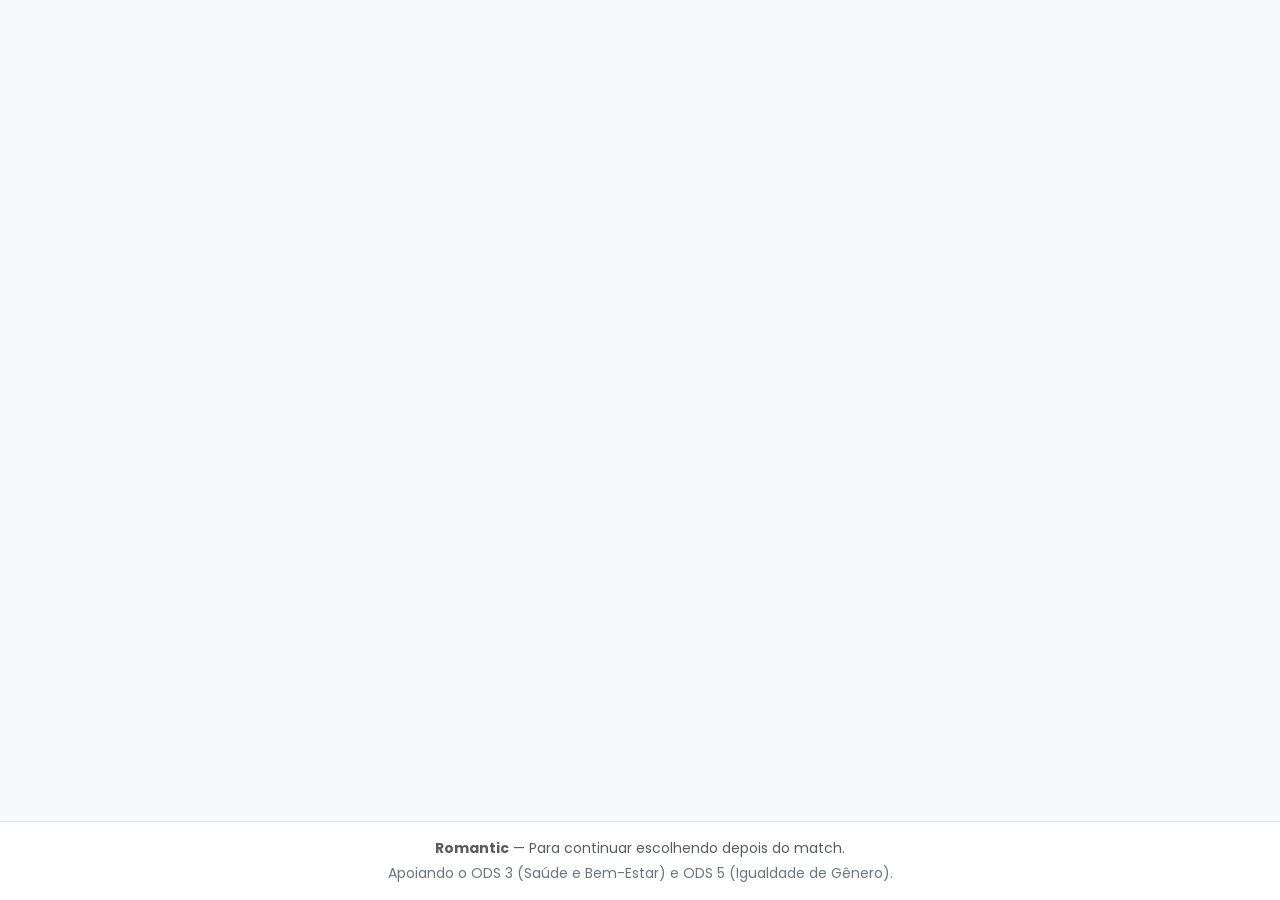
<file: Romantic/pages/desafios.html>
<!DOCTYPE html>
<!--
  Arquivo: pages/desafios.html
  Dono: Unidade 3 (Desafios e Memórias)
  Contrato / Propósito:
  - Lista de desafios do casal (RN01, RN03).
  - Abas/filtros: Desafios Ativos (status "ACEITO") e Desafios Concluídos (status "CONCLUIDO").
  - Modal/área para concluir desafio (Desafios.concluir(id, { foto, mensagem })).
  - Compressão de fotos para base64 ≤ 300 KB.
  - Atualização automática de ofensiva e saldo após conclusão.
-->
<html lang="pt-BR">
<head>
  <meta charset="UTF-8">
  <meta name="viewport" content="width=device-width, initial-scale=1.0">
  <title>Meus Desafios — Romantic</title>
  <link rel="preconnect" href="https://fonts.googleapis.com">
  <link rel="preconnect" href="https://fonts.gstatic.com" crossorigin>
  <link href="https://fonts.googleapis.com/css2?family=Poppins:wght@300;400;500;600;700&display=swap" rel="stylesheet">
  <link href="https://cdn.jsdelivr.net/npm/bootstrap@5.3.3/dist/css/bootstrap.min.css" rel="stylesheet">
  <link rel="stylesheet" href="https://cdn.jsdelivr.net/npm/bootstrap-icons@1.11.3/font/bootstrap-icons.min.css">
  <link rel="stylesheet" href="../css/base.css">
  <link rel="stylesheet" href="../css/desafios.css">
</head>
<body class="d-flex flex-column min-vh-100 bg-light">

  <div id="app-header"></div>

  <main id="app-main" class="container py-4 flex-grow-1">
    <!-- Listagem de desafios ativos/concluídos e modal de conclusão serão implementados na Unidade 3 -->
  </main>

  <div id="app-footer"></div>

  <script src="https://cdn.jsdelivr.net/npm/bootstrap@5.3.3/dist/js/bootstrap.bundle.min.js"></script>
  <script src="../js/storage.js"></script>
  <script src="../js/auth.js"></script>
  <script src="../js/casal.js"></script>
  <script src="../js/dados-ideias.js"></script>
  <script src="../js/ideias.js"></script>
  <script src="../js/desafios.js"></script>
  <script src="../js/pontuacao.js"></script>
  <script src="../js/layout.js"></script>
  <script>
    document.addEventListener('DOMContentLoaded', () => {
      if (typeof Auth !== 'undefined' && typeof Auth.exigirLogin === 'function') {
        Auth.exigirLogin('login.html');
      }
      if (typeof Layout !== 'undefined' && typeof Layout.montar === 'function') {
        Layout.montar({ paginaAtiva: 'desafios' });
      }
    });
  </script>
</body>
</html>
</file>
<file: css/base.css>
/**
 * Arquivo: css/base.css
 * Dono: Unidade 1 (Fundação e Identidade Visual)
 * Contrato / Propósito:
 * - Define variáveis de tema (paleta rosa #E91E63, #FCE4EC, #212121, #757575, #FFFFFF).
 * - Define tipografia global (Poppins), cantos arredondados (12px/16px) e sombras suaves.
 * - Garante contraste acessível (WCAG 2.1 AA) e anel de foco visível.
 * - Componentes transversais: botões estilizados, navbar, rodapé e cards padrão.
 */

:root {
  --rmt-primary: #E91E63;
  --rmt-primary-dark: #C2185B;
  --rmt-primary-light: #FCE4EC;
  --rmt-text-primary: #212121;
  --rmt-text-secondary: #616161;
  --rmt-bg: #FAFAFA;
  --rmt-white: #FFFFFF;
  --rmt-success: #2E7D32;
  --rmt-warning: #F57C00;
  --rmt-radius-sm: 8px;
  --rmt-radius: 14px;
  --rmt-radius-lg: 20px;
  --rmt-shadow-sm: 0 2px 8px rgba(0, 0, 0, 0.05);
  --rmt-shadow: 0 6px 18px rgba(233, 30, 99, 0.08);
  --rmt-shadow-hover: 0 10px 25px rgba(233, 30, 99, 0.15);
}

body {
  font-family: 'Poppins', -apple-system, BlinkMacSystemFont, 'Segoe UI', Roboto, sans-serif;
  color: var(--rmt-text-primary);
  background-color: var(--rmt-bg);
  -webkit-font-smoothing: antialiased;
}

/* Indicador de foco acessível (WCAG 2.1 AA) */
a:focus-visible,
button:focus-visible,
input:focus-visible,
select:focus-visible,
textarea:focus-visible {
  outline: 3px solid var(--rmt-primary);
  outline-offset: 2px;
}

/* Estilos de Botões */
.btn-romantic {
  background-color: var(--rmt-primary);
  border-color: var(--rmt-primary);
  color: var(--rmt-white);
  border-radius: var(--rmt-radius);
  font-weight: 500;
  padding: 0.6rem 1.4rem;
  transition: all 0.2s ease-in-out;
}

.btn-romantic:hover,
.btn-romantic:focus {
  background-color: var(--rmt-primary-dark);
  border-color: var(--rmt-primary-dark);
  color: var(--rmt-white);
  box-shadow: var(--rmt-shadow);
  transform: translateY(-1px);
}

.btn-romantic-outline {
  background-color: transparent;
  border: 2px solid var(--rmt-primary);
  color: var(--rmt-primary);
  border-radius: var(--rmt-radius);
  font-weight: 500;
  padding: 0.55rem 1.35rem;
  transition: all 0.2s ease-in-out;
}

.btn-romantic-outline:hover,
.btn-romantic-outline:focus {
  background-color: var(--rmt-primary);
  color: var(--rmt-white);
}

/* Cards Padrão */
.card-romantic {
  background-color: var(--rmt-white);
  border: 1px solid rgba(233, 30, 99, 0.12);
  border-radius: var(--rmt-radius);
  box-shadow: var(--rmt-shadow);
  transition: transform 0.2s ease, box-shadow 0.2s ease;
}

.card-romantic:hover {
  box-shadow: var(--rmt-shadow-hover);
}
</file>
<file: css/catalogo.css>
/* css/catalogo.css */
/**
 * Arquivo: css/catalogo.css
 * Dono: Unidade 2 (Catálogo e Dashboard)
 * 
 * Responsabilidades:
 * - Estilização dos componentes do catálogo, Ideia do Dia e tela de detalhes.
 * - Chips de seleção de categoria com microinterações e foco acessível.
 * - Grade responsiva de ideias com badges de tempo, custo, dificuldade e pontos.
 * - Card hero da "Ideia do Dia" no dashboard.
 */

/* ==========================================================================
   CHIPS DE CATEGORIA (Filtros Interativos)
   ========================================================================== */
.chips-container {
  display: flex;
  flex-wrap: wrap;
  gap: 0.5rem;
  padding-bottom: 0.25rem;
}

.chip-filtro {
  display: inline-flex;
  align-items: center;
  gap: 0.4rem;
  background-color: var(--rmt-white);
  border: 1.5px solid rgba(233, 30, 99, 0.35);
  color: var(--rmt-primary);
  font-size: 0.9rem;
  font-weight: 500;
  padding: 0.45rem 1rem;
  border-radius: 50px;
  cursor: pointer;
  transition: all 0.2s ease-in-out;
  user-select: none;
}

.chip-filtro:hover {
  background-color: var(--rmt-primary-light);
  border-color: var(--rmt-primary);
  color: var(--rmt-primary-dark);
}

.chip-filtro.ativo {
  background-color: var(--rmt-primary);
  border-color: var(--rmt-primary);
  color: var(--rmt-white);
  box-shadow: 0 4px 10px rgba(233, 30, 99, 0.25);
}

.chip-filtro:focus-visible {
  outline: 3px solid var(--rmt-primary);
  outline-offset: 2px;
}

/* ==========================================================================
   CARD HERO — IDEIA DO DIA (Dashboard)
   ========================================================================== */
.card-ideia-dia {
  background: linear-gradient(135deg, #FFF0F5 0%, #FFFFFF 100%);
  border: 2px solid rgba(233, 30, 99, 0.4);
  border-radius: var(--rmt-radius-lg);
  box-shadow: 0 8px 24px rgba(233, 30, 99, 0.12);
  position: relative;
  overflow: hidden;
  transition: transform 0.2s ease, box-shadow 0.2s ease;
}

.card-ideia-dia:hover {
  transform: translateY(-2px);
  box-shadow: 0 12px 30px rgba(233, 30, 99, 0.18);
}

.badge-ideia-dia {
  background: linear-gradient(90deg, #E91E63, #FF4081);
  color: var(--rmt-white);
  font-size: 0.85rem;
  font-weight: 600;
  text-transform: uppercase;
  letter-spacing: 0.5px;
  padding: 0.4rem 0.9rem;
  border-radius: 50px;
  display: inline-flex;
  align-items: center;
  gap: 0.4rem;
}

.icone-destaque-dia {
  width: 64px;
  height: 64px;
  border-radius: 50%;
  background-color: var(--rmt-white);
  color: var(--rmt-primary);
  display: inline-flex;
  align-items: center;
  justify-content: center;
  font-size: 1.8rem;
  box-shadow: 0 4px 12px rgba(233, 30, 99, 0.15);
}

/* ==========================================================================
   CARDS DA GRADE DE IDEIAS (Catálogo & Sugestões)
   ========================================================================== */
.card-ideia {
  background-color: var(--rmt-white);
  border: 1px solid rgba(233, 30, 99, 0.14);
  border-radius: var(--rmt-radius);
  box-shadow: var(--rmt-shadow);
  display: flex;
  flex-direction: column;
  height: 100%;
  transition: transform 0.2s ease, box-shadow 0.2s ease, border-color 0.2s ease;
}

.card-ideia:hover {
  transform: translateY(-4px);
  box-shadow: var(--rmt-shadow-hover);
  border-color: rgba(233, 30, 99, 0.35);
}

.icone-circular-ideia {
  width: 48px;
  height: 48px;
  min-width: 48px;
  border-radius: 50%;
  background-color: var(--rmt-primary-light);
  color: var(--rmt-primary);
  display: inline-flex;
  align-items: center;
  justify-content: center;
  font-size: 1.4rem;
}

.badge-categoria-pill {
  background-color: #FCE4EC;
  color: #C2185B;
  font-size: 0.78rem;
  font-weight: 600;
  border-radius: 30px;
  padding: 0.3rem 0.75rem;
  display: inline-block;
}

.badge-meta {
  font-size: 0.78rem;
  font-weight: 500;
  color: #424242;
  background-color: #F5F5F5;
  border: 1px solid #EEEEEE;
  border-radius: 8px;
  padding: 0.25rem 0.55rem;
  display: inline-flex;
  align-items: center;
  gap: 0.25rem;
}

.badge-pontos-destaque {
  font-size: 0.82rem;
  font-weight: 700;
  color: #E65100;
  background-color: #FFF3E0;
  border-radius: 8px;
  padding: 0.25rem 0.6rem;
  display: inline-flex;
  align-items: center;
  gap: 0.3rem;
}

/* ==========================================================================
   TELA DE DETALHE DA IDEIA (pages/ideia.html)
   ========================================================================== */
.card-detalhe-ideia {
  background-color: var(--rmt-white);
  border: 1px solid rgba(233, 30, 99, 0.16);
  border-radius: var(--rmt-radius-lg);
  box-shadow: var(--rmt-shadow);
  overflow: hidden;
}

.cabecalho-detalhe {
  background: linear-gradient(135deg, #FFF0F5 0%, #FFFFFF 100%);
  border-bottom: 1px solid rgba(233, 30, 99, 0.1);
  padding: 2rem 1.5rem;
  text-align: center;
}

.icone-detalhe-grande {
  width: 80px;
  height: 80px;
  border-radius: 50%;
  background-color: var(--rmt-white);
  color: var(--rmt-primary);
  font-size: 2.2rem;
  display: inline-flex;
  align-items: center;
  justify-content: center;
  box-shadow: 0 6px 18px rgba(233, 30, 99, 0.18);
  margin-bottom: 1rem;
}

.caixa-meta-item {
  background-color: #FAFAFA;
  border: 1px solid #EEEEEE;
  border-radius: var(--rmt-radius-sm);
  padding: 0.85rem;
  text-align: center;
  height: 100%;
}

.caixa-meta-item .rotulo {
  font-size: 0.75rem;
  font-weight: 600;
  text-transform: uppercase;
  color: var(--rmt-text-secondary);
  margin-bottom: 0.2rem;
}

.caixa-meta-item .valor {
  font-size: 1rem;
  font-weight: 600;
  color: var(--rmt-text-primary);
  margin-bottom: 0;
}

/* ==========================================================================
   ESTADOS DE MENSAGENS E BUSCA VAZIA
   ========================================================================== */
.caixa-vazia {
  background-color: var(--rmt-white);
  border: 2px dashed rgba(233, 30, 99, 0.25);
  border-radius: var(--rmt-radius);
  padding: 3rem 1.5rem;
  text-align: center;
}

.caixa-vazia i {
  font-size: 2.8rem;
  color: var(--rmt-primary);
  opacity: 0.7;
}
</file>
<file: css/desafios.css>
/* css/desafios.css */
/**
 * Arquivo: css/desafios.css
 * Dono: Unidade 3 (Desafios, Conclusão, Memórias e Gamificação)
 * 
 * Propósito:
 * - Estilização completa e mobile-first da tela de desafios (pages/desafios.html).
 * - Estilização dos cards de desafios em andamento (status "ACEITO") e finalizados ("CONCLUIDO").
 * - Estilização das abas de navegação (nav-pills).
 * - Badges com texto e ícone (acessíveis a daltônicos).
 * - Área de visualização de memórias afetivas (foto responsiva <= 300 KB e mensagem).
 * - Animação comemorativa suave para exibição de pontos e ofensiva pós-conclusão.
 */

/* ==========================================================================
   1. Banner de Gamificação e Resumo do Casal
   ========================================================================== */
.banner-gamificacao {
  background: linear-gradient(135deg, #FFFFFF 0%, #FFF5F8 100%);
  border: 1px solid rgba(233, 30, 99, 0.15);
  border-radius: var(--rmt-radius, 16px);
  box-shadow: var(--rmt-shadow, 0 6px 18px rgba(233, 30, 99, 0.08));
  padding: 1.5rem;
}

.item-metrica {
  background-color: var(--rmt-white, #FFFFFF);
  border: 1px solid rgba(0, 0, 0, 0.06);
  border-radius: var(--rmt-radius-sm, 12px);
  padding: 0.85rem 1.15rem;
  box-shadow: 0 2px 6px rgba(0, 0, 0, 0.02);
  display: flex;
  align-items: center;
  gap: 0.85rem;
}

.icone-metrica {
  width: 44px;
  height: 44px;
  border-radius: 50%;
  display: flex;
  align-items: center;
  justify-content: center;
  font-size: 1.35rem;
  flex-shrink: 0;
}

.icone-metrica-fogo {
  background-color: #FFF3E0;
  color: #E65100;
}

.icone-metrica-estrela {
  background-color: #FFF9C4;
  color: #F57F17;
}

.icone-metrica-trofeu {
  background-color: #FCE4EC;
  color: var(--rmt-primary, #E91E63);
}

/* ==========================================================================
   2. Abas de Navegação (Em Andamento / Concluídos)
   ========================================================================== */
.nav-pills-desafios {
  background-color: #F3F4F6;
  padding: 0.35rem;
  border-radius: 30px;
  display: inline-flex;
  gap: 0.25rem;
}

.nav-pills-desafios .nav-link {
  color: #616161;
  font-weight: 600;
  font-size: 0.92rem;
  border-radius: 25px;
  padding: 0.5rem 1.25rem;
  border: none;
  transition: all 0.25s ease-in-out;
  display: flex;
  align-items: center;
  gap: 0.5rem;
}

.nav-pills-desafios .nav-link:hover {
  color: var(--rmt-primary, #E91E63);
}

.nav-pills-desafios .nav-link.active {
  background-color: var(--rmt-primary, #E91E63);
  color: #FFFFFF;
  box-shadow: 0 4px 10px rgba(233, 30, 99, 0.25);
}

.nav-pills-desafios .nav-link .badge {
  font-size: 0.75rem;
  padding: 0.25em 0.6em;
  border-radius: 12px;
}

.nav-pills-desafios .nav-link.active .badge {
  background-color: #FFFFFF !important;
  color: var(--rmt-primary, #E91E63) !important;
}

/* ==========================================================================
   3. Cards de Desafios (Andamento e Concluído)
   ========================================================================== */
.card-desafio {
  background: var(--rmt-white, #FFFFFF);
  border: 1px solid rgba(0, 0, 0, 0.08);
  border-left: 5px solid var(--rmt-primary, #E91E63);
  border-radius: var(--rmt-radius, 16px);
  box-shadow: var(--rmt-shadow, 0 6px 18px rgba(233, 30, 99, 0.08));
  transition: transform 0.2s ease, box-shadow 0.2s ease;
  overflow: hidden;
}

.card-desafio:hover {
  transform: translateY(-2px);
  box-shadow: var(--rmt-shadow-hover, 0 10px 25px rgba(233, 30, 99, 0.15));
}

.card-desafio.concluido {
  border-left-color: var(--rmt-success, #2E7D32);
}

/* Badges de Status e Pontuação */
.badge-pontos {
  background-color: #FFF3E0;
  color: #E65100;
  border: 1px solid #FFE0B2;
  font-weight: 700;
  border-radius: 20px;
  padding: 0.35rem 0.75rem;
  font-size: 0.85rem;
  display: inline-flex;
  align-items: center;
  gap: 0.35rem;
}

.badge-status-ativo {
  background-color: #E0F2FE;
  color: #0369A1;
  border: 1px solid #BAE6FD;
  font-weight: 600;
  border-radius: 20px;
  padding: 0.35rem 0.75rem;
  font-size: 0.82rem;
  display: inline-flex;
  align-items: center;
  gap: 0.35rem;
}

.badge-status-concluido {
  background-color: #E8F5E9;
  color: var(--rmt-success, #2E7D32);
  border: 1px solid #C8E6C9;
  font-weight: 600;
  border-radius: 20px;
  padding: 0.35rem 0.75rem;
  font-size: 0.82rem;
  display: inline-flex;
  align-items: center;
  gap: 0.35rem;
}

/* ==========================================================================
   4. Exibição de Memória Afetiva (Cards Concluídos)
   ========================================================================== */
.memoria-box {
  background: #FFF9FA;
  border: 1px solid #FCE4EC;
  border-radius: var(--rmt-radius-sm, 12px);
  padding: 1rem;
}

.memoria-foto-container {
  overflow: hidden;
  border-radius: var(--rmt-radius-sm, 12px);
  background-color: #000000;
  max-height: 280px;
}

.memoria-foto {
  width: 100%;
  max-height: 280px;
  object-fit: cover;
  display: block;
  transition: transform 0.3s ease;
}

.memoria-foto:hover {
  transform: scale(1.02);
}

.memoria-mensagem {
  font-style: italic;
  color: #424242;
  position: relative;
  font-size: 0.95rem;
  line-height: 1.5;
}

/* ==========================================================================
   5. Modal de Conclusão e Upload de Foto
   ========================================================================== */
.modal-header-romantic {
  background: linear-gradient(135deg, #FFF5F8 0%, #FFFFFF 100%);
  border-bottom: 1px solid rgba(233, 30, 99, 0.12);
}

.preview-container {
  position: relative;
  border-radius: var(--rmt-radius-sm, 12px);
  overflow: hidden;
  max-height: 240px;
  background-color: #F5F5F5;
  border: 2px dashed rgba(233, 30, 99, 0.3);
}

.preview-img {
  width: 100%;
  max-height: 240px;
  object-fit: contain;
  display: block;
}

.btn-remover-foto {
  position: absolute;
  top: 10px;
  right: 10px;
  background-color: rgba(0, 0, 0, 0.65);
  color: #FFFFFF;
  border: none;
  border-radius: 50%;
  width: 32px;
  height: 32px;
  display: flex;
  align-items: center;
  justify-content: center;
  transition: background-color 0.2s ease;
}

.btn-remover-foto:hover {
  background-color: #D32F2F;
}

/* ==========================================================================
   6. Animação de Sucesso ao Concluir Desafio
   ========================================================================== */
@keyframes slideDownBounce {
  0% {
    opacity: 0;
    transform: translateY(-20px) scale(0.96);
  }
  60% {
    opacity: 1;
    transform: translateY(4px) scale(1.01);
  }
  100% {
    opacity: 1;
    transform: translateY(0) scale(1);
  }
}

.animacao-sucesso {
  animation: slideDownBounce 0.5s ease-out forwards;
}

.alerta-conclusao {
  background: linear-gradient(135deg, #FFFFFF 0%, #E8F5E9 100%);
  border: 2px solid #81C784;
  border-radius: var(--rmt-radius, 16px);
  box-shadow: 0 8px 24px rgba(46, 125, 50, 0.15);
}

/* ==========================================================================
   7. Estado Vazio (Sem desafios)
   ========================================================================== */
.estado-vazio {
  text-align: center;
  padding: 3.5rem 1.5rem;
  background-color: #FFFFFF;
  border-radius: var(--rmt-radius, 16px);
  border: 1px dashed rgba(0, 0, 0, 0.12);
}

.estado-vazio-icone {
  font-size: 3.5rem;
  color: rgba(233, 30, 99, 0.3);
  margin-bottom: 1rem;
}
</file>
<file: Romantic/css/base.css>
/**
 * Arquivo: css/base.css
 * Dono: Unidade 1 (Fundação e Identidade Visual)
 * Contrato / Propósito:
 * - Define variáveis de tema (paleta rosa #E91E63, #FCE4EC, #212121, #757575, #FFFFFF).
 * - Define tipografia global (Poppins), cantos arredondados (12px/16px) e sombras suaves.
 * - Garante contraste acessível (WCAG 2.1 AA) e anel de foco visível.
 * - Componentes transversais: botões estilizados, navbar, rodapé e cards padrão.
 */

:root {
  --rmt-primary: #E91E63;
  --rmt-primary-dark: #C2185B;
  --rmt-primary-light: #FCE4EC;
  --rmt-text-primary: #212121;
  --rmt-text-secondary: #616161;
  --rmt-bg: #FAFAFA;
  --rmt-white: #FFFFFF;
  --rmt-success: #2E7D32;
  --rmt-warning: #F57C00;
  --rmt-radius-sm: 8px;
  --rmt-radius: 14px;
  --rmt-radius-lg: 20px;
  --rmt-shadow-sm: 0 2px 8px rgba(0, 0, 0, 0.05);
  --rmt-shadow: 0 6px 18px rgba(233, 30, 99, 0.08);
  --rmt-shadow-hover: 0 10px 25px rgba(233, 30, 99, 0.15);
}

body {
  font-family: 'Poppins', -apple-system, BlinkMacSystemFont, 'Segoe UI', Roboto, sans-serif;
  color: var(--rmt-text-primary);
  background-color: var(--rmt-bg);
  -webkit-font-smoothing: antialiased;
}

/* Indicador de foco acessível (WCAG 2.1 AA) */
a:focus-visible,
button:focus-visible,
input:focus-visible,
select:focus-visible,
textarea:focus-visible {
  outline: 3px solid var(--rmt-primary);
  outline-offset: 2px;
}

/* Estilos de Botões */
.btn-romantic {
  background-color: var(--rmt-primary);
  border-color: var(--rmt-primary);
  color: var(--rmt-white);
  border-radius: var(--rmt-radius);
  font-weight: 500;
  padding: 0.6rem 1.4rem;
  transition: all 0.2s ease-in-out;
}

.btn-romantic:hover,
.btn-romantic:focus {
  background-color: var(--rmt-primary-dark);
  border-color: var(--rmt-primary-dark);
  color: var(--rmt-white);
  box-shadow: var(--rmt-shadow);
  transform: translateY(-1px);
}

.btn-romantic-outline {
  background-color: transparent;
  border: 2px solid var(--rmt-primary);
  color: var(--rmt-primary);
  border-radius: var(--rmt-radius);
  font-weight: 500;
  padding: 0.55rem 1.35rem;
  transition: all 0.2s ease-in-out;
}

.btn-romantic-outline:hover,
.btn-romantic-outline:focus {
  background-color: var(--rmt-primary);
  color: var(--rmt-white);
}

/* Cards Padrão */
.card-romantic {
  background-color: var(--rmt-white);
  border: 1px solid rgba(233, 30, 99, 0.12);
  border-radius: var(--rmt-radius);
  box-shadow: var(--rmt-shadow);
  transition: transform 0.2s ease, box-shadow 0.2s ease;
}

.card-romantic:hover {
  box-shadow: var(--rmt-shadow-hover);
}
</file>
<file: Romantic/css/desafios.css>
/**
 * Arquivo: css/desafios.css
 * Dono: Unidade 3 (Desafios, Conclusão e Memórias)
 * Contrato / Propósito:
 * - Estilização de desafios em andamento (status "ACEITO") e finalizados ("CONCLUIDO").
 * - Preview de imagem e contêiner para memórias fotográficas (base64 ≤ 300 KB).
 * - Indicadores visuais de ofensiva e badges de conclusão com data e autor.
 */

/* Desafios em Andamento e Concluídos */
.card-desafio {
  border-left: 5px solid var(--rmt-primary);
  border-radius: var(--rmt-radius);
  background: var(--rmt-white);
  box-shadow: var(--rmt-shadow);
}

.card-desafio.concluido {
  border-left-color: var(--rmt-success);
}

/* Área de Upload e Preview de Memória */
.memoria-preview {
  max-width: 100%;
  max-height: 280px;
  object-fit: cover;
  border-radius: var(--rmt-radius-sm);
  border: 1px solid rgba(0, 0, 0, 0.1);
}

.badge-ofensiva {
  background-color: #FFF3E0;
  color: #E65100;
  border-radius: 20px;
  font-weight: 600;
  padding: 0.4rem 0.9rem;
}
</file>
